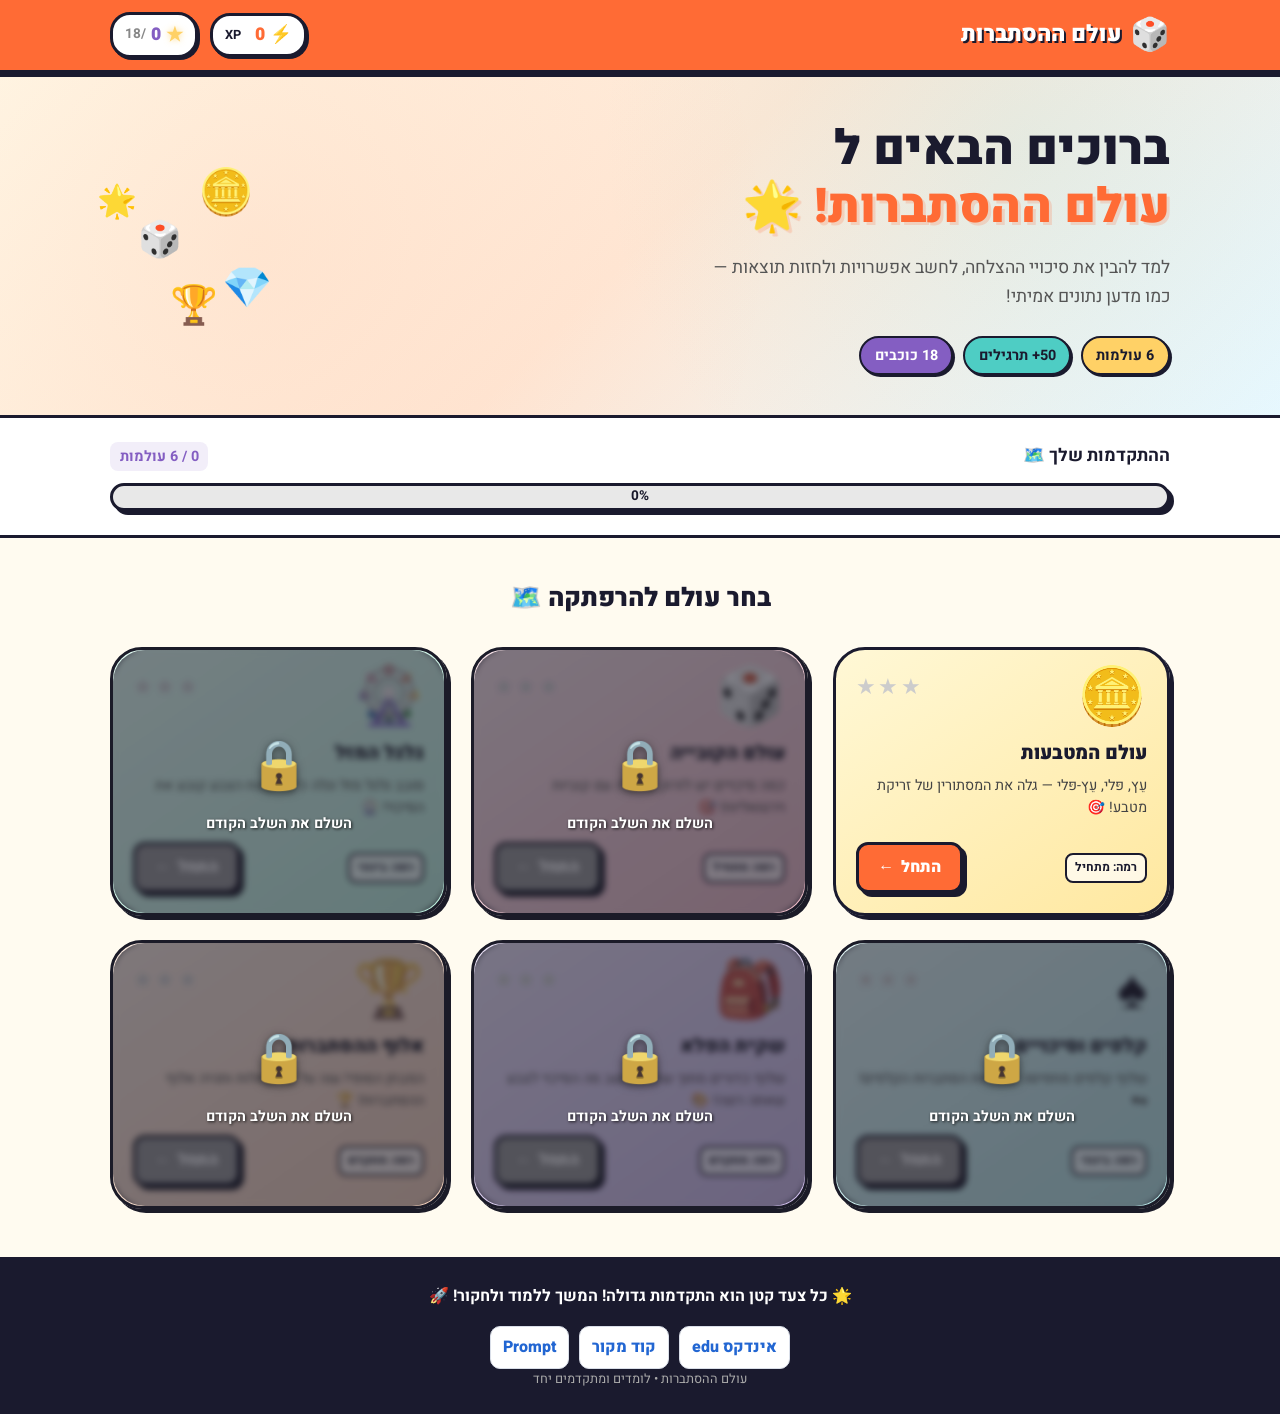
<file: index.html>
<!DOCTYPE html>
<html dir="rtl" lang="he">
<head>
  <meta charset="UTF-8" />
  <meta name="viewport" content="width=device-width, initial-scale=1.0" />
  <meta name="description" content="עולם ההסתברות - אתר לימודי אינטראקטיבי להסתברות לילדים בגילאי 10-12" />
  <title>עולם ההסתברות</title>

  <!-- SVG Favicon -->
  <link rel="icon" type="image/svg+xml" href="data:image/svg+xml,<svg xmlns='http://www.w3.org/2000/svg' viewBox='0 0 100 100'><rect width='100' height='100' rx='20' fill='%23FF6B35'/><text y='.9em' font-size='80' x='10'>🎲</text></svg>" />

  <!-- Google Fonts: Heebo -->
  <link rel="preconnect" href="https://fonts.googleapis.com" />
  <link rel="preconnect" href="https://fonts.gstatic.com" crossorigin />
  <link href="https://fonts.googleapis.com/css2?family=Heebo:wght@400;700;900&display=swap" rel="stylesheet" />

  <!-- Stylesheets -->
  <link rel="stylesheet" href="css/style.css" />
  <link rel="stylesheet" href="css/animations.css" />
</head>
<body>

  <!-- HEADER -->
  <header class="site-header">
    <div class="header-inner">
      <div class="site-logo">
        <span class="logo-icon">🎲</span>
        <span class="logo-text">עולם ההסתברות</span>
      </div>
      <div class="header-stats">
        <div class="xp-display" id="xp-display">
          <span class="xp-icon">⚡</span>
          <span class="xp-value" id="xp-value">0</span>
          <span class="xp-label">XP</span>
        </div>
        <div class="stars-total" id="stars-total">
          <span class="star filled">★</span>
          <span class="stars-count" id="stars-count">0</span>
          <span class="stars-max">/18</span>
        </div>
      </div>
    </div>
  </header>

  <!-- HERO SECTION -->
  <section class="hero">
    <div class="hero-inner">
      <div class="hero-text">
        <h1 class="hero-title">
          <span class="title-line-1">ברוכים הבאים ל</span>
          <span class="title-line-2">עולם ההסתברות! 🌟</span>
        </h1>
        <p class="hero-subtitle">
          למד להבין את סיכויי ההצלחה, לחשב אפשרויות ולחזות תוצאות —
          כמו מדען נתונים אמיתי!
        </p>
        <div class="hero-badges">
          <span class="badge badge-orange">6 עולמות</span>
          <span class="badge badge-teal">50+ תרגילים</span>
          <span class="badge badge-purple">18 כוכבים</span>
        </div>
      </div>
      <div class="hero-visual" aria-hidden="true">
        <div class="floating-emoji float-1">🪙</div>
        <div class="floating-emoji float-2">🎲</div>
        <div class="floating-emoji float-3">💎</div>
        <div class="floating-emoji float-4">🌟</div>
        <div class="floating-emoji float-5">🏆</div>
      </div>
    </div>
  </section>

  <!-- OVERALL PROGRESS -->
  <section class="overall-progress" aria-label="התקדמות כללית">
    <div class="container">
      <div class="progress-header">
        <h2 class="progress-title">ההתקדמות שלך 🗺️</h2>
        <span class="progress-fraction" id="progress-fraction">0 / 6 עולמות</span>
      </div>
      <div class="progress-bar-track" role="progressbar" aria-valuenow="0" aria-valuemin="0" aria-valuemax="6" id="progress-bar-track">
        <div class="progress-bar-fill" id="progress-bar-fill" style="width: 0%"></div>
        <div class="progress-bar-label" id="progress-bar-label">0%</div>
      </div>
    </div>
  </section>

  <!-- MODULE CARDS GRID -->
  <main class="modules-section">
    <div class="container">
      <h2 class="section-title">בחר עולם להרפתקה 🗺️</h2>
      <div class="modules-grid" id="modules-grid">

        <!-- Module 1: Coins -->
        <article class="module-card world-1" data-module="01-coins" data-unlock-order="0">
          <div class="card-lock-overlay" id="lock-01-coins" aria-hidden="true">
            <span class="lock-icon">🔒</span>
            <span class="lock-text">השלם את השלב הקודם</span>
          </div>
          <div class="card-top">
            <span class="module-emoji">🪙</span>
            <div class="module-stars" id="stars-01-coins" aria-label="0 מתוך 3 כוכבים">
              <span class="star" data-filled="false">★</span>
              <span class="star" data-filled="false">★</span>
              <span class="star" data-filled="false">★</span>
            </div>
          </div>
          <div class="card-body">
            <h3 class="module-title">עולם המטבעות</h3>
            <p class="module-desc">עֵץ, פּלי, עֵץ-פּלי — גלה את המסתורין של זריקת מטבע! 🎯</p>
          </div>
          <div class="card-footer">
            <div class="module-tag">רמה: מתחיל</div>
            <a href="modules/01-coins.html" class="btn btn-start" id="btn-01-coins">
              <span>התחל</span>
              <span class="btn-arrow">←</span>
            </a>
          </div>
        </article>

        <!-- Module 2: Dice -->
        <article class="module-card world-2" data-module="02-dice" data-unlock-order="1">
          <div class="card-lock-overlay" id="lock-02-dice" aria-hidden="true">
            <span class="lock-icon">🔒</span>
            <span class="lock-text">השלם את השלב הקודם</span>
          </div>
          <div class="card-top">
            <span class="module-emoji">🎲</span>
            <div class="module-stars" id="stars-02-dice" aria-label="0 מתוך 3 כוכבים">
              <span class="star" data-filled="false">★</span>
              <span class="star" data-filled="false">★</span>
              <span class="star" data-filled="false">★</span>
            </div>
          </div>
          <div class="card-body">
            <h3 class="module-title">עולם הקובייה</h3>
            <p class="module-desc">כמה סיכויים יש לזרוק 6? גלה עם קוביות וירטואליות! 🎯</p>
          </div>
          <div class="card-footer">
            <div class="module-tag">רמה: מתחיל</div>
            <a href="modules/02-dice.html" class="btn btn-start" id="btn-02-dice">
              <span>התחל</span>
              <span class="btn-arrow">←</span>
            </a>
          </div>
        </article>

        <!-- Module 3: Spinners -->
        <article class="module-card world-3" data-module="03-spinners" data-unlock-order="2">
          <div class="card-lock-overlay" id="lock-03-spinners" aria-hidden="true">
            <span class="lock-icon">🔒</span>
            <span class="lock-text">השלם את השלב הקודם</span>
          </div>
          <div class="card-top">
            <span class="module-emoji">🎡</span>
            <div class="module-stars" id="stars-03-spinners" aria-label="0 מתוך 3 כוכבים">
              <span class="star" data-filled="false">★</span>
              <span class="star" data-filled="false">★</span>
              <span class="star" data-filled="false">★</span>
            </div>
          </div>
          <div class="card-body">
            <h3 class="module-title">גלגל המזל</h3>
            <p class="module-desc">סובב גלגל מזל וגלה כיצד שטח הצבע קובע את הסיכוי! 🎡</p>
          </div>
          <div class="card-footer">
            <div class="module-tag">רמה: בינוני</div>
            <a href="modules/03-spinners.html" class="btn btn-start" id="btn-03-spinners">
              <span>התחל</span>
              <span class="btn-arrow">←</span>
            </a>
          </div>
        </article>

        <!-- Module 4: Cards -->
        <article class="module-card world-4" data-module="04-cards" data-unlock-order="3">
          <div class="card-lock-overlay" id="lock-04-cards" aria-hidden="true">
            <span class="lock-icon">🔒</span>
            <span class="lock-text">השלם את השלב הקודם</span>
          </div>
          <div class="card-top">
            <span class="module-emoji">♠️</span>
            <div class="module-stars" id="stars-04-cards" aria-label="0 מתוך 3 כוכבים">
              <span class="star" data-filled="false">★</span>
              <span class="star" data-filled="false">★</span>
              <span class="star" data-filled="false">★</span>
            </div>
          </div>
          <div class="card-body">
            <h3 class="module-title">קלפים וסיכויים</h3>
            <p class="module-desc">שלוף קלפים מחפיסה וגלה את הסתברות הקלפים! ♠️♥️</p>
          </div>
          <div class="card-footer">
            <div class="module-tag">רמה: בינוני</div>
            <a href="modules/04-cards.html" class="btn btn-start" id="btn-04-cards">
              <span>התחל</span>
              <span class="btn-arrow">←</span>
            </a>
          </div>
        </article>

        <!-- Module 5: Bag -->
        <article class="module-card world-5" data-module="05-bag" data-unlock-order="4">
          <div class="card-lock-overlay" id="lock-05-bag" aria-hidden="true">
            <span class="lock-icon">🔒</span>
            <span class="lock-text">השלם את השלב הקודם</span>
          </div>
          <div class="card-top">
            <span class="module-emoji">🎒</span>
            <div class="module-stars" id="stars-05-bag" aria-label="0 מתוך 3 כוכבים">
              <span class="star" data-filled="false">★</span>
              <span class="star" data-filled="false">★</span>
              <span class="star" data-filled="false">★</span>
            </div>
          </div>
          <div class="card-body">
            <h3 class="module-title">שקית הפלא</h3>
            <p class="module-desc">שלוף כדורים מתוך שקית וחשב מה הסיכוי לצבע שאתה רוצה! 🎨</p>
          </div>
          <div class="card-footer">
            <div class="module-tag">רמה: מתקדם</div>
            <a href="modules/05-bag.html" class="btn btn-start" id="btn-05-bag">
              <span>התחל</span>
              <span class="btn-arrow">←</span>
            </a>
          </div>
        </article>

        <!-- Module 6: Quiz -->
        <article class="module-card world-6" data-module="06-quiz" data-unlock-order="5">
          <div class="card-lock-overlay" id="lock-06-quiz" aria-hidden="true">
            <span class="lock-icon">🔒</span>
            <span class="lock-text">השלם את השלב הקודם</span>
          </div>
          <div class="card-top">
            <span class="module-emoji">🏆</span>
            <div class="module-stars" id="stars-06-quiz" aria-label="0 מתוך 3 כוכבים">
              <span class="star" data-filled="false">★</span>
              <span class="star" data-filled="false">★</span>
              <span class="star" data-filled="false">★</span>
            </div>
          </div>
          <div class="card-body">
            <h3 class="module-title">אלוף ההסתברות</h3>
            <p class="module-desc">המבחן הסופי! ענה על 10 שאלות ותהיה אלוף ההסתברות! 🏆</p>
          </div>
          <div class="card-footer">
            <div class="module-tag">רמה: מתקדם</div>
            <a href="modules/06-quiz.html" class="btn btn-start" id="btn-06-quiz">
              <span>התחל</span>
              <span class="btn-arrow">←</span>
            </a>
          </div>
        </article>

      </div><!-- /.modules-grid -->
    </div><!-- /.container -->
  </main>

  <!-- CELEBRATION OVERLAY -->
  <div class="celebration-overlay" id="celebration-overlay" aria-live="polite" aria-hidden="true">
    <div class="celebration-content">
      <div class="celebration-stars" id="celebration-stars"></div>
      <div class="celebration-text" id="celebration-text">כל הכבוד!</div>
      <button class="btn btn-celebrate" onclick="document.getElementById('celebration-overlay').classList.remove('active'); document.getElementById('celebration-overlay').setAttribute('aria-hidden','true');">
        המשך ←
      </button>
    </div>
    <div class="confetti-container" id="confetti-container"></div>
  </div>

  <!-- FOOTER -->
  <footer class="site-footer">
    <div class="container">
      <p class="footer-text">
        🌟 כל צעד קטן הוא התקדמות גדולה! המשך ללמוד ולחקור! 🚀
      </p>
            <nav class="open-lesson-links" aria-label="קישורי קוד פתוח">
        <a href="https://niryariv.github.io/edu/">אינדקס edu</a>
        <a href="https://github.com/niryariv/edu-probability">קוד מקור</a>
        <a href="https://github.com/niryariv/edu/blob/main/prompts/lesson-builder.md">Prompt</a>
      </nav>
      <p class="footer-sub">עולם ההסתברות • לומדים ומתקדמים יחד</p>
    </div>
  </footer>

  <!-- Scripts -->
  <script src="js/utils.js"></script>
  <script src="js/app.js"></script>
</body>
</html>
</file>
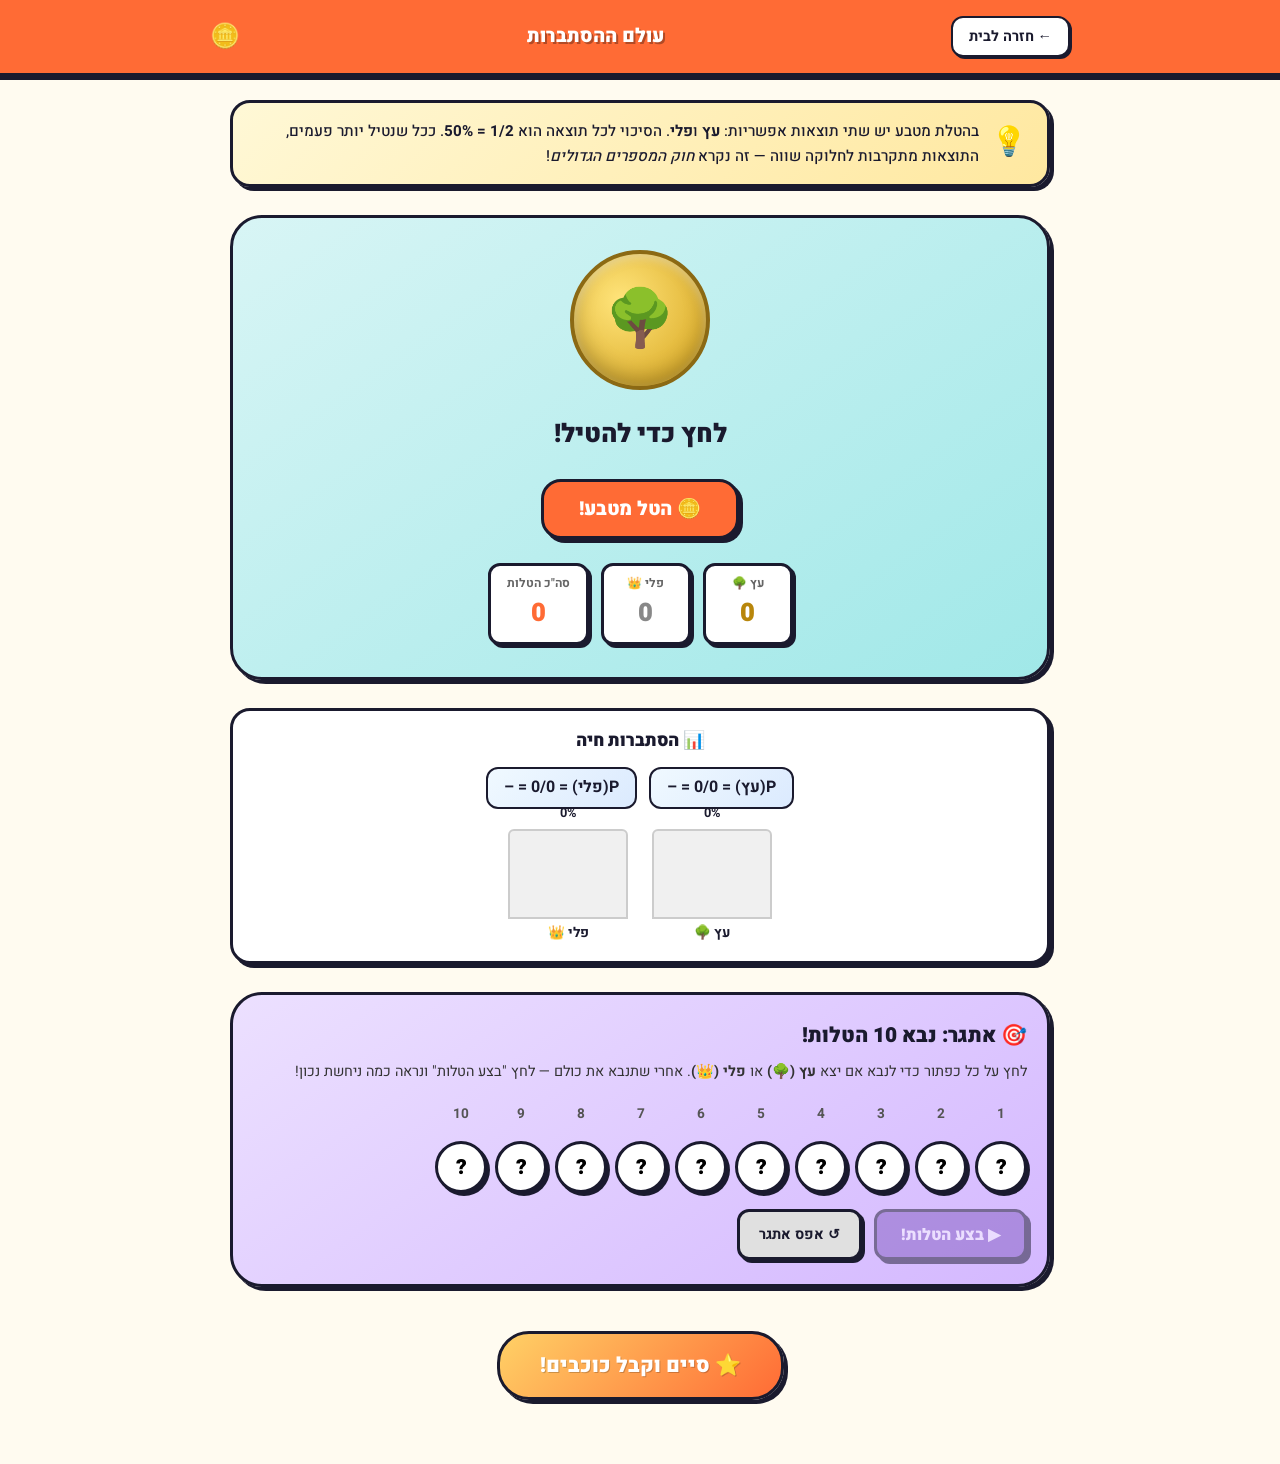
<file: modules/01-coins.html>
<!DOCTYPE html>
<html dir="rtl" lang="he">
<head>
  <meta charset="UTF-8" />
  <meta name="viewport" content="width=device-width, initial-scale=1.0" />
  <meta name="description" content="עולם המטבעות — למד הסתברות בזריקת מטבע עם אנימציות אינטראקטיביות לילדים בגילאי 10-12" />
  <title>עולם המטבע 🪙 — עולם ההסתברות</title>
  <link rel="preconnect" href="https://fonts.googleapis.com" />
  <link rel="preconnect" href="https://fonts.gstatic.com" crossorigin />
  <link href="https://fonts.googleapis.com/css2?family=Heebo:wght@400;700;900&display=swap" rel="stylesheet" />
  <link rel="stylesheet" href="../css/style.css" />
  <link rel="stylesheet" href="../css/animations.css" />
  <style>
    /* ── MODULE 1 LOCAL STYLES ── */
    .module-main {
      max-width: 860px;
      margin: 0 auto;
      padding: 1.5rem 1.25rem 3rem;
    }

    .teaching-box {
      background: linear-gradient(135deg, #fff8d6, #ffe8a0);
      border: 3px solid var(--color-dark);
      border-radius: var(--radius-lg);
      box-shadow: var(--shadow-fun);
      padding: 1rem 1.25rem;
      margin-bottom: 1.75rem;
      display: flex;
      gap: 0.75rem;
      align-items: flex-start;
    }
    .teaching-icon { font-size: 1.8rem; flex-shrink: 0; }
    .teaching-text { font-size: 0.95rem; line-height: 1.6; font-weight: 500; }

    /* Coin stage */
    .coin-stage {
      display: flex;
      flex-direction: column;
      align-items: center;
      gap: 1.5rem;
      background: linear-gradient(145deg, #d8f5f5, #a0e8e8);
      border: 3px solid var(--color-dark);
      border-radius: var(--radius-xl);
      box-shadow: var(--shadow-fun);
      padding: 2rem 1rem;
      margin-bottom: 1.75rem;
    }

    /* 3D coin */
    .coin-wrapper {
      perspective: 600px;
      width: 140px;
      height: 140px;
    }
    .coin {
      width: 140px;
      height: 140px;
      position: relative;
      transform-style: preserve-3d;
      transition: transform 0.05s linear;
    }
    .coin.flipping {
      animation: coinFlipFull 1.2s cubic-bezier(0.25, 0.46, 0.45, 0.94) forwards;
    }
    @keyframes coinFlipFull {
      0%   { transform: rotateY(0deg) translateY(0); }
      20%  { transform: rotateY(180deg) translateY(-50px); }
      40%  { transform: rotateY(360deg) translateY(-80px); }
      60%  { transform: rotateY(540deg) translateY(-50px); }
      80%  { transform: rotateY(680deg) translateY(-15px); }
      90%  { transform: rotateY(700deg) translateY(-5px); }
      100% { transform: rotateY(720deg) translateY(0); }
    }
    .coin-face {
      position: absolute;
      inset: 0;
      border-radius: 50%;
      border: 4px solid #8B6914;
      display: flex;
      align-items: center;
      justify-content: center;
      font-size: 3.5rem;
      font-weight: 900;
      backface-visibility: hidden;
      -webkit-backface-visibility: hidden;
      box-shadow: inset 0 -8px 20px rgba(0,0,0,0.25), inset 0 4px 10px rgba(255,255,255,0.4);
      user-select: none;
    }
    .coin-heads {
      background: radial-gradient(circle at 35% 35%, #FFE47A, #D4A017);
      transform: rotateY(0deg);
    }
    .coin-tails {
      background: radial-gradient(circle at 35% 35%, #E8E8E8, #A0A0A0);
      transform: rotateY(180deg);
    }

    /* Result text */
    .coin-result {
      font-size: 1.6rem;
      font-weight: 900;
      min-height: 2.2rem;
      text-align: center;
      transition: opacity 0.2s;
    }
    .coin-result.heads { color: #B8860B; }
    .coin-result.tails { color: #555; }

    /* Flip button */
    .btn-flip {
      background: var(--color-primary);
      color: white;
      font-size: 1.2rem;
      font-weight: 900;
      padding: 0.8rem 2.2rem;
      border-radius: var(--radius-lg);
      border: 3px solid var(--color-dark);
      box-shadow: var(--shadow-fun);
      cursor: pointer;
      transition: transform 0.15s, box-shadow 0.15s;
      font-family: var(--font-main);
    }
    .btn-flip:hover { transform: translateY(-3px); box-shadow: var(--shadow-fun-hover); }
    .btn-flip:active { transform: translateY(2px); box-shadow: 1px 1px 0 var(--color-dark); }
    .btn-flip:disabled { opacity: 0.6; cursor: not-allowed; transform: none; }

    /* Counters */
    .counters-row {
      display: flex;
      gap: 0.75rem;
      flex-wrap: wrap;
      justify-content: center;
    }
    .counter-chip {
      background: white;
      border: 3px solid var(--color-dark);
      border-radius: var(--radius-md);
      box-shadow: 3px 3px 0 var(--color-dark);
      padding: 0.5rem 1rem;
      text-align: center;
      min-width: 90px;
    }
    .counter-label { font-size: 0.75rem; font-weight: 700; color: #666; }
    .counter-value { font-size: 1.6rem; font-weight: 900; color: var(--color-dark); }
    .counter-chip.heads-chip .counter-value { color: #B8860B; }
    .counter-chip.tails-chip .counter-value { color: #888; }
    .counter-chip.total-chip .counter-value { color: var(--color-primary); }

    /* Probability display */
    .prob-display {
      background: white;
      border: 3px solid var(--color-dark);
      border-radius: var(--radius-lg);
      box-shadow: var(--shadow-fun);
      padding: 1rem 1.25rem;
      margin-bottom: 1.75rem;
    }
    .prob-title {
      font-size: 1.1rem;
      font-weight: 900;
      margin-bottom: 0.75rem;
      text-align: center;
    }
    .prob-row {
      display: flex;
      gap: 0.75rem;
      justify-content: center;
      flex-wrap: wrap;
      margin-bottom: 1rem;
    }
    .prob-chip {
      background: linear-gradient(135deg, #f0f9ff, #dbeafe);
      border: 2px solid var(--color-dark);
      border-radius: var(--radius-md);
      padding: 0.4rem 1rem;
      font-weight: 700;
      font-size: 1rem;
    }

    /* Bar chart */
    .bar-chart {
      display: flex;
      gap: 1.5rem;
      align-items: flex-end;
      justify-content: center;
      height: 120px;
      padding: 0 1rem;
    }
    .bar-col {
      display: flex;
      flex-direction: column;
      align-items: center;
      gap: 0.3rem;
      flex: 1;
      max-width: 120px;
    }
    .bar-pct { font-size: 0.8rem; font-weight: 700; }
    .bar-track {
      width: 100%;
      height: 90px;
      background: #f0f0f0;
      border: 2px solid #ccc;
      border-radius: 6px 6px 0 0;
      position: relative;
      overflow: hidden;
      display: flex;
      align-items: flex-end;
    }
    .bar-fill {
      width: 100%;
      transition: height 0.5s cubic-bezier(0.34, 1.56, 0.64, 1);
      border-radius: 4px 4px 0 0;
    }
    .bar-fill.heads-fill { background: linear-gradient(to top, #D4A017, #FFE47A); }
    .bar-fill.tails-fill { background: linear-gradient(to top, #777, #ccc); }
    .bar-label { font-size: 0.85rem; font-weight: 700; }

    /* ── CHALLENGE SECTION ── */
    .challenge-section {
      background: linear-gradient(145deg, #ece0ff, #d4b8ff);
      border: 3px solid var(--color-dark);
      border-radius: var(--radius-xl);
      box-shadow: var(--shadow-fun);
      padding: 1.5rem 1.25rem;
      margin-bottom: 1.75rem;
    }
    .challenge-title {
      font-size: 1.3rem;
      font-weight: 900;
      margin-bottom: 0.5rem;
      display: flex;
      align-items: center;
      gap: 0.5rem;
    }
    .challenge-desc {
      font-size: 0.9rem;
      margin-bottom: 1.25rem;
      color: #333;
    }

    /* Prediction grid */
    .prediction-grid {
      display: flex;
      gap: 0.5rem;
      flex-wrap: wrap;
      margin-bottom: 1rem;
    }
    .flip-btn-small {
      width: 52px;
      height: 52px;
      border-radius: 50%;
      border: 3px solid var(--color-dark);
      font-size: 1.3rem;
      font-weight: 900;
      cursor: pointer;
      box-shadow: 3px 3px 0 var(--color-dark);
      transition: transform 0.12s, box-shadow 0.12s;
      display: flex;
      align-items: center;
      justify-content: center;
      background: white;
      font-family: var(--font-main);
    }
    .flip-btn-small:hover { transform: scale(1.1); }
    .flip-btn-small.selected-heads { background: linear-gradient(135deg, #FFE47A, #D4A017); }
    .flip-btn-small.selected-tails { background: linear-gradient(135deg, #ddd, #aaa); color: white; }
    .flip-btn-small.result-correct { border-color: #06D6A0; box-shadow: 3px 3px 0 #06D6A0; }
    .flip-btn-small.result-wrong   { border-color: #EF476F; box-shadow: 3px 3px 0 #EF476F; }

    .prediction-labels {
      display: flex;
      gap: 0.5rem;
      margin-bottom: 1rem;
      font-size: 0.85rem;
      font-weight: 700;
    }
    .pred-label { width: 52px; text-align: center; color: #555; }

    .challenge-btns {
      display: flex;
      gap: 0.75rem;
      flex-wrap: wrap;
    }
    .btn-challenge {
      background: var(--color-accent-2);
      color: white;
      font-size: 1rem;
      font-weight: 900;
      padding: 0.65rem 1.5rem;
      border-radius: var(--radius-md);
      border: 3px solid var(--color-dark);
      box-shadow: var(--shadow-fun);
      cursor: pointer;
      transition: transform 0.15s, box-shadow 0.15s;
      font-family: var(--font-main);
    }
    .btn-challenge:hover { transform: translateY(-2px); box-shadow: var(--shadow-fun-hover); }
    .btn-challenge:active { transform: translateY(1px); box-shadow: 1px 1px 0 var(--color-dark); }
    .btn-challenge:disabled { opacity: 0.5; cursor: not-allowed; }

    .btn-reset {
      background: #e0e0e0;
      color: var(--color-dark);
      font-size: 0.9rem;
      font-weight: 700;
      padding: 0.6rem 1.2rem;
      border-radius: var(--radius-md);
      border: 3px solid var(--color-dark);
      box-shadow: 3px 3px 0 var(--color-dark);
      cursor: pointer;
      transition: transform 0.15s, box-shadow 0.15s;
      font-family: var(--font-main);
    }
    .btn-reset:hover { transform: translateY(-2px); box-shadow: var(--shadow-fun-hover); }

    .challenge-result {
      margin-top: 1rem;
      font-size: 1.1rem;
      font-weight: 700;
      min-height: 1.6rem;
      text-align: center;
      display: none;
    }
    .challenge-result.show { display: block; }
    .challenge-result.good { color: #06D6A0; }
    .challenge-result.ok   { color: #FF6B35; }
    .challenge-result.bad  { color: #EF476F; }

    /* Teaching popup */
    .popup-overlay {
      display: none;
      position: fixed;
      inset: 0;
      background: rgba(26,26,46,0.7);
      z-index: 500;
      align-items: center;
      justify-content: center;
    }
    .popup-overlay.active { display: flex; }
    .popup-box {
      background: white;
      border: 3px solid var(--color-dark);
      border-radius: var(--radius-xl);
      box-shadow: 8px 8px 0 var(--color-dark);
      padding: 2rem 2.5rem;
      max-width: 380px;
      width: 90%;
      text-align: center;
      animation: bounceIn 0.4s cubic-bezier(0.34,1.56,0.64,1) both;
    }
    .popup-emoji { font-size: 3rem; margin-bottom: 0.5rem; }
    .popup-title { font-size: 1.4rem; font-weight: 900; margin-bottom: 0.75rem; }
    .popup-text  { font-size: 1rem; line-height: 1.6; margin-bottom: 1.25rem; }
    .btn-popup-close {
      background: var(--color-primary);
      color: white;
      font-size: 1rem;
      font-weight: 900;
      padding: 0.6rem 1.8rem;
      border-radius: var(--radius-md);
      border: 3px solid var(--color-dark);
      box-shadow: var(--shadow-fun);
      cursor: pointer;
      font-family: var(--font-main);
    }

    /* Finish section */
    .finish-section {
      text-align: center;
      padding: 1rem 0;
    }
    .btn-finish {
      background: linear-gradient(135deg, #FFD166, #FF6B35);
      color: white;
      font-size: 1.3rem;
      font-weight: 900;
      padding: 1rem 2.5rem;
      border-radius: var(--radius-xl);
      border: 3px solid var(--color-dark);
      box-shadow: var(--shadow-fun);
      cursor: pointer;
      transition: transform 0.15s, box-shadow 0.15s;
      font-family: var(--font-main);
      text-shadow: 1px 1px 0 rgba(0,0,0,0.2);
    }
    .btn-finish:hover { transform: translateY(-3px) scale(1.03); box-shadow: var(--shadow-fun-hover); }
    .btn-finish:active { transform: translateY(2px); box-shadow: 1px 1px 0 var(--color-dark); }

    .confetti-wrap {
      position: fixed;
      inset: 0;
      pointer-events: none;
      z-index: 900;
      overflow: hidden;
    }
  </style>
</head>
<body>

<!-- Navigation header -->
<header class="module-header">
  <div class="module-header-inner">
    <a href="../index.html" class="back-btn">← חזרה לבית</a>
    <span style="font-size:1.2rem;font-weight:900;color:white;text-shadow:2px 2px 0 rgba(0,0,0,0.3);">עולם ההסתברות</span>
    <span style="font-size:1.5rem;">🪙</span>
  </div>
</header>

<main class="module-main">

  <!-- Teaching box -->
  <div class="teaching-box">
    <span class="teaching-icon">💡</span>
    <p class="teaching-text">
      בהטלת מטבע יש שתי תוצאות אפשריות: <strong>עץ</strong> ו<strong>פלי</strong>. הסיכוי לכל תוצאה הוא <strong>1/2 = 50%</strong>.
      ככל שנטיל יותר פעמים, התוצאות מתקרבות לחלוקה שווה — זה נקרא <em>חוק המספרים הגדולים</em>!
    </p>
  </div>

  <!-- Coin stage -->
  <div class="coin-stage">
    <div class="coin-wrapper" aria-label="מטבע">
      <div class="coin" id="coin">
        <div class="coin-face coin-heads" id="coinHeads">🌳</div>
        <div class="coin-face coin-tails" id="coinTails">👑</div>
      </div>
    </div>

    <div class="coin-result" id="coinResult">לחץ כדי להטיל!</div>

    <button class="btn-flip" id="btnFlip" onclick="flipCoin()">🪙 הטל מטבע!</button>

    <div class="counters-row">
      <div class="counter-chip heads-chip">
        <div class="counter-label">עץ 🌳</div>
        <div class="counter-value" id="cntHeads">0</div>
      </div>
      <div class="counter-chip tails-chip">
        <div class="counter-label">פלי 👑</div>
        <div class="counter-value" id="cntTails">0</div>
      </div>
      <div class="counter-chip total-chip">
        <div class="counter-label">סה"כ הטלות</div>
        <div class="counter-value" id="cntTotal">0</div>
      </div>
    </div>
  </div>

  <!-- Live probability display -->
  <div class="prob-display">
    <div class="prob-title">📊 הסתברות חיה</div>
    <div class="prob-row">
      <div class="prob-chip" id="probHeadsChip">P(עץ) = 0/0 = –</div>
      <div class="prob-chip" id="probTailsChip">P(פלי) = 0/0 = –</div>
    </div>

    <!-- Bar chart -->
    <div class="bar-chart">
      <div class="bar-col">
        <div class="bar-pct" id="pctHeads">0%</div>
        <div class="bar-track">
          <div class="bar-fill heads-fill" id="barHeads" style="height:0%"></div>
        </div>
        <div class="bar-label">עץ 🌳</div>
      </div>
      <div class="bar-col">
        <div class="bar-pct" id="pctTails">0%</div>
        <div class="bar-track">
          <div class="bar-fill tails-fill" id="barTails" style="height:0%"></div>
        </div>
        <div class="bar-label">פלי 👑</div>
      </div>
    </div>
  </div>

  <!-- Challenge section -->
  <div class="challenge-section">
    <div class="challenge-title">🎯 אתגר: נבא 10 הטלות!</div>
    <div class="challenge-desc">
      לחץ על כל כפתור כדי לנבא אם יצא <strong>עץ (🌳)</strong> או <strong>פלי (👑)</strong>. אחרי שתנבא את כולם — לחץ "בצע הטלות" ונראה כמה ניחשת נכון!
    </div>

    <div class="prediction-labels" id="predLabels">
      <!-- labels filled by JS -->
    </div>
    <div class="prediction-grid" id="predGrid">
      <!-- buttons filled by JS -->
    </div>

    <div class="challenge-btns">
      <button class="btn-challenge" id="btnRunChallenge" onclick="runChallenge()" disabled>▶ בצע הטלות!</button>
      <button class="btn-reset" onclick="resetChallenge()">↺ אפס אתגר</button>
    </div>

    <div class="challenge-result" id="challengeResult"></div>
  </div>

  <!-- Finish -->
  <div class="finish-section">
    <button class="btn-finish" onclick="finishModule()">⭐ סיים וקבל כוכבים!</button>
  </div>

</main>

<!-- Teaching popup -->
<div class="popup-overlay" id="teachingPopup">
  <div class="popup-box">
    <div class="popup-emoji">🪙</div>
    <div class="popup-title" id="popupTitle">כל הכבוד!</div>
    <p class="popup-text" id="popupText">כאשר הסיכוי שווה, כל תוצאה מתרחשת בערך מחצית הזמן!</p>
    <button class="btn-popup-close" onclick="closePopup()">הבנתי! 👍</button>
  </div>
</div>

<!-- Confetti container -->
<div class="confetti-wrap" id="confettiWrap"></div>

<script src="../js/utils.js"></script>
<script src="../js/app.js"></script>
<script>
  /* ── STATE ── */
  let heads = 0, tails = 0, total = 0;
  let isFlipping = false;
  let predictions = Array(10).fill(null);
  let challengeDone = false;
  let earnedStars = 0;

  /* ── COIN FLIP ── */
  function flipCoin() {
    if (isFlipping) return;
    isFlipping = true;

    const btn = document.getElementById('btnFlip');
    btn.disabled = true;
    ProbabilityUtils.playSound('flip');

    const coin = document.getElementById('coin');
    const resultEl = document.getElementById('coinResult');

    // Determine result
    const result = Math.random() < 0.5 ? 'heads' : 'tails';

    // Start animation
    coin.classList.remove('flipping');
    void coin.offsetWidth; // reflow
    coin.classList.add('flipping');

    setTimeout(() => {
      // Show result
      if (result === 'heads') {
        heads++;
        resultEl.textContent = '🌳 יצא עץ!';
        resultEl.className = 'coin-result heads anim-bounce-in';
        // Keep heads face visible
        coin.style.transform = 'rotateY(720deg)';
      } else {
        tails++;
        resultEl.textContent = '👑 יצא פלי!';
        resultEl.className = 'coin-result tails anim-bounce-in';
        // Keep tails face visible
        coin.style.transform = 'rotateY(900deg)';
      }
      total++;

      coin.classList.remove('flipping');
      updateCounters();
      updateProbability();
      updateBars();

      isFlipping = false;
      btn.disabled = false;
    }, 1200);
  }

  function updateCounters() {
    document.getElementById('cntHeads').textContent = heads;
    document.getElementById('cntTails').textContent = tails;
    document.getElementById('cntTotal').textContent = total;
  }

  function updateProbability() {
    const hPct = total > 0 ? Math.round((heads / total) * 100) : 0;
    const tPct = total > 0 ? Math.round((tails / total) * 100) : 0;
    const hFrac = total > 0 ? ProbabilityUtils.formatFraction(heads, total) : '0/0';
    const tFrac = total > 0 ? ProbabilityUtils.formatFraction(tails, total) : '0/0';

    document.getElementById('probHeadsChip').textContent =
      `P(עץ) = ${hFrac} = ${hPct}%`;
    document.getElementById('probTailsChip').textContent =
      `P(פלי) = ${tFrac} = ${tPct}%`;
  }

  function updateBars() {
    const hPct = total > 0 ? (heads / total) * 100 : 0;
    const tPct = total > 0 ? (tails / total) * 100 : 0;

    document.getElementById('barHeads').style.height = hPct + '%';
    document.getElementById('barTails').style.height = tPct + '%';
    document.getElementById('pctHeads').textContent = Math.round(hPct) + '%';
    document.getElementById('pctTails').textContent = Math.round(tPct) + '%';
  }

  /* ── CHALLENGE ── */
  function initChallenge() {
    predictions = Array(10).fill(null);
    challengeDone = false;

    const grid = document.getElementById('predGrid');
    const labels = document.getElementById('predLabels');
    grid.innerHTML = '';
    labels.innerHTML = '';

    for (let i = 0; i < 10; i++) {
      const lbl = document.createElement('div');
      lbl.className = 'pred-label';
      lbl.textContent = `${i + 1}`;
      labels.appendChild(lbl);

      const btn = document.createElement('button');
      btn.className = 'flip-btn-small';
      btn.id = `pred-${i}`;
      btn.textContent = '?';
      btn.dataset.index = i;
      btn.onclick = () => togglePrediction(i);
      grid.appendChild(btn);
    }

    document.getElementById('challengeResult').className = 'challenge-result';
    document.getElementById('challengeResult').textContent = '';
    document.getElementById('btnRunChallenge').disabled = true;
  }

  function togglePrediction(index) {
    if (challengeDone) return;
    const btn = document.getElementById(`pred-${index}`);
    const current = predictions[index];

    if (current === null) {
      predictions[index] = 'heads';
      btn.textContent = '🌳';
      btn.classList.add('selected-heads');
      btn.classList.remove('selected-tails');
    } else if (current === 'heads') {
      predictions[index] = 'tails';
      btn.textContent = '👑';
      btn.classList.add('selected-tails');
      btn.classList.remove('selected-heads');
    } else {
      predictions[index] = null;
      btn.textContent = '?';
      btn.classList.remove('selected-heads', 'selected-tails');
    }

    // Enable run if all predictions made
    const allSet = predictions.every(p => p !== null);
    document.getElementById('btnRunChallenge').disabled = !allSet;
    ProbabilityUtils.playSound('tick');
  }

  function runChallenge() {
    if (challengeDone) return;
    challengeDone = true;
    document.getElementById('btnRunChallenge').disabled = true;

    const results = [];
    let correct = 0;

    for (let i = 0; i < 10; i++) {
      const actual = Math.random() < 0.5 ? 'heads' : 'tails';
      results.push(actual);
      if (actual === predictions[i]) correct++;
    }

    // Animate results one by one
    let idx = 0;
    const interval = setInterval(() => {
      const btn = document.getElementById(`pred-${idx}`);
      const actual = results[idx];
      const isCorrect = (actual === predictions[idx]);

      btn.textContent = actual === 'heads' ? '🌳' : '👑';
      btn.classList.remove('selected-heads', 'selected-tails');
      btn.classList.add(isCorrect ? 'result-correct' : 'result-wrong');

      ProbabilityUtils.playSound(isCorrect ? 'correct' : 'wrong');
      idx++;

      if (idx >= 10) {
        clearInterval(interval);
        showChallengeResult(correct);
      }
    }, 300);
  }

  function showChallengeResult(correct) {
    const resEl = document.getElementById('challengeResult');
    resEl.classList.add('show');

    let stars, msg, cls;
    if (correct >= 8) {
      stars = 3; msg = `🌟🌟🌟 מדהים! ניחשת ${correct}/10 נכון! אלוף!`; cls = 'good';
    } else if (correct >= 6) {
      stars = 2; msg = `⭐⭐ כל הכבוד! ניחשת ${correct}/10 נכון!`; cls = 'ok';
    } else {
      stars = 1; msg = `⭐ ניחשת ${correct}/10 נכון. נסה שוב!`; cls = 'bad';
    }

    resEl.className = `challenge-result show ${cls}`;
    resEl.textContent = msg;
    earnedStars = stars;

    if (stars === 3) {
      ProbabilityUtils.playSound('complete');
      ProbabilityUtils.launchConfetti(document.getElementById('confettiWrap'), 60);
    } else {
      ProbabilityUtils.playSound('correct');
    }

    // Show teaching popup after challenge
    setTimeout(() => {
      showPopup(
        'מה למדנו? 🪙',
        `ניחשת ${correct} מתוך 10! כאשר הסיכוי שווה (1/2), כל תוצאה מתרחשת בערך מחצית הזמן — אבל לא בהכרח בדיוק! ככל שמטילים יותר, ממוצע התוצאות מתקרב ל-50%.`
      );
    }, 800);
  }

  function resetChallenge() {
    challengeDone = false;
    initChallenge();
  }

  /* ── POPUP ── */
  function showPopup(title, text) {
    document.getElementById('popupTitle').textContent = title;
    document.getElementById('popupText').textContent = text;
    document.getElementById('teachingPopup').classList.add('active');
  }

  function closePopup() {
    document.getElementById('teachingPopup').classList.remove('active');
  }

  /* ── FINISH MODULE ── */
  function finishModule() {
    const stars = earnedStars || (total > 0 ? 1 : 0);
    const xp = stars * 30 + total * 2;

    // Save via ProbabilityApp (writes to the correct localStorage key)
    if (window.ProbabilityApp?.completeModule) {
      window.ProbabilityApp.completeModule('01-coins', stars);
    }

    // Show celebration
    const msgs = ['⭐', '⭐⭐', '⭐⭐⭐'];
    const starsDisplay = msgs[Math.min(stars - 1, 2)] || '⭐';
    ProbabilityUtils.showToast(`${starsDisplay} קיבלת ${stars} כוכבים! +${xp} XP`, 'success', 3500);
    ProbabilityUtils.playSound('complete');
    ProbabilityUtils.launchConfetti(document.getElementById('confettiWrap'), 80);

    setTimeout(() => { window.location.href = '../index.html'; }, 3500);
  }

  /* ── INIT ── */
  initChallenge();
</script>
</body>
</html>
</file>
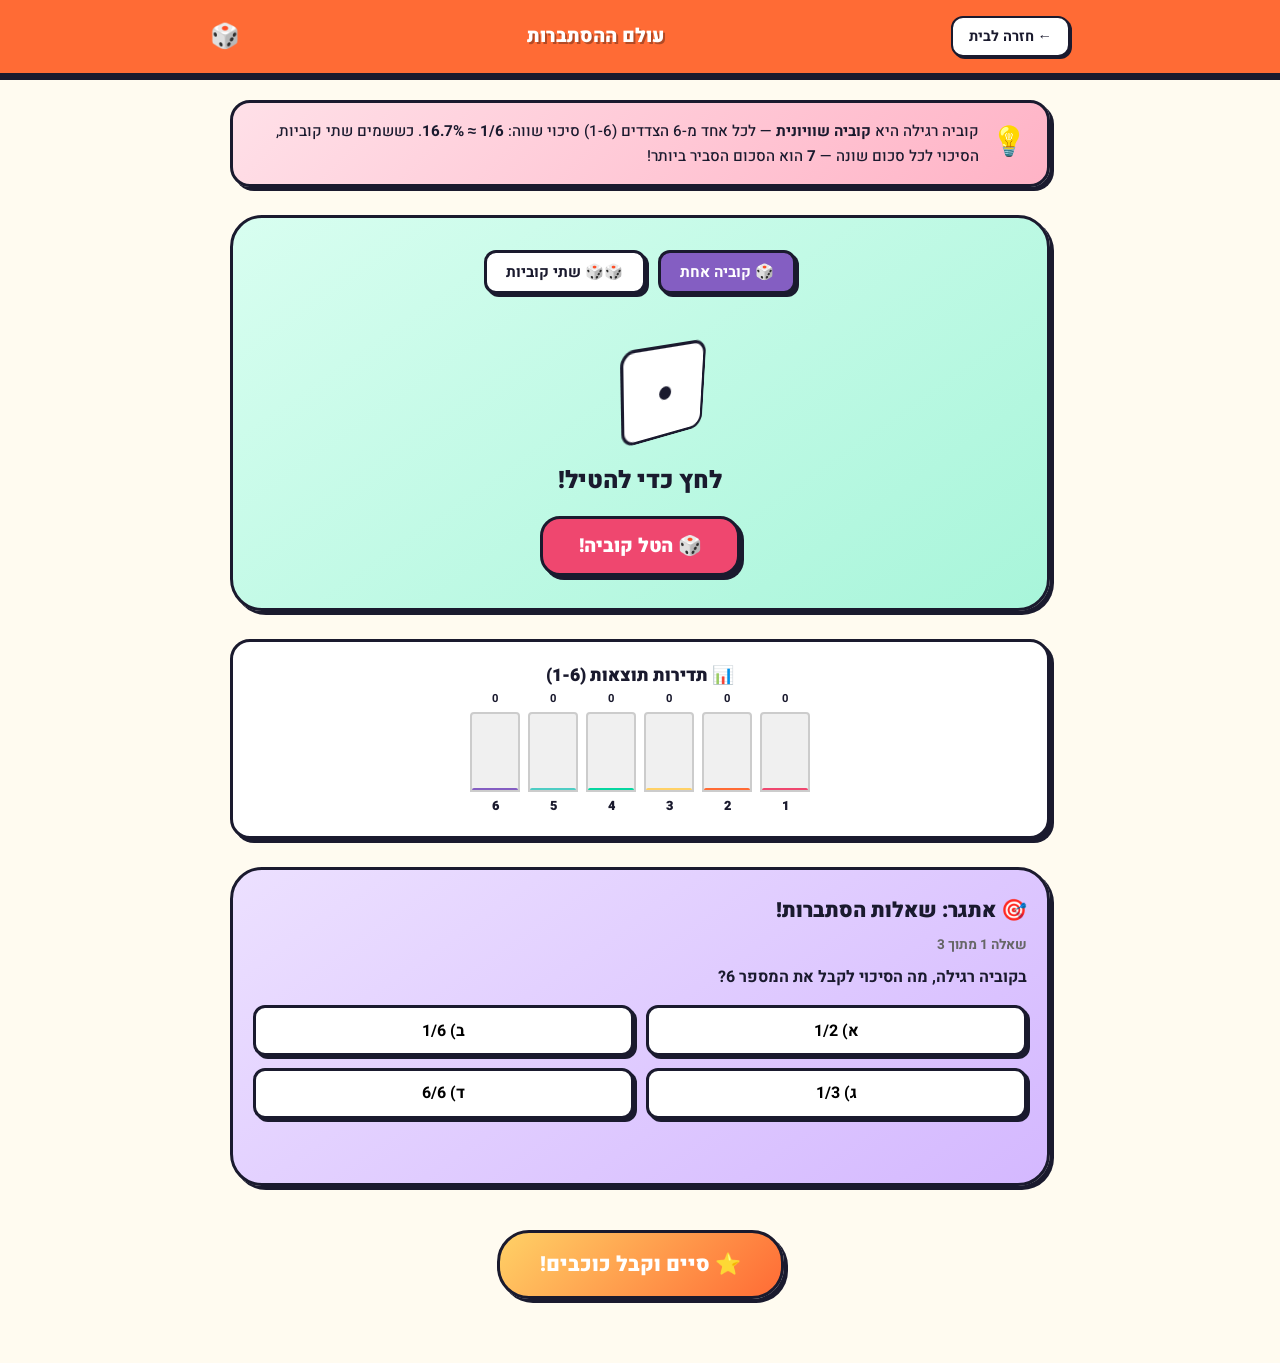
<file: modules/02-dice.html>
<!DOCTYPE html>
<html dir="rtl" lang="he">
<head>
  <meta charset="UTF-8" />
  <meta name="viewport" content="width=device-width, initial-scale=1.0" />
  <meta name="description" content="ארמון הקוביות — למד הסתברות עם קוביות וירטואליות לילדים בגילאי 10-12" />
  <title>ארמון הקוביות 🎲 — עולם ההסתברות</title>
  <link rel="preconnect" href="https://fonts.googleapis.com" />
  <link rel="preconnect" href="https://fonts.gstatic.com" crossorigin />
  <link href="https://fonts.googleapis.com/css2?family=Heebo:wght@400;700;900&display=swap" rel="stylesheet" />
  <link rel="stylesheet" href="../css/style.css" />
  <link rel="stylesheet" href="../css/animations.css" />
  <style>
    .module-main { max-width: 860px; margin: 0 auto; padding: 1.5rem 1.25rem 3rem; }

    .teaching-box {
      background: linear-gradient(135deg, #ffe0e8, #ffb3c6);
      border: 3px solid var(--color-dark);
      border-radius: var(--radius-lg);
      box-shadow: var(--shadow-fun);
      padding: 1rem 1.25rem;
      margin-bottom: 1.75rem;
      display: flex;
      gap: 0.75rem;
      align-items: flex-start;
    }
    .teaching-icon { font-size: 1.8rem; flex-shrink: 0; }
    .teaching-text { font-size: 0.95rem; line-height: 1.6; font-weight: 500; }

    /* ── DICE STAGE ── */
    .dice-stage {
      background: linear-gradient(145deg, #d8fef0, #a8f5da);
      border: 3px solid var(--color-dark);
      border-radius: var(--radius-xl);
      box-shadow: var(--shadow-fun);
      padding: 2rem 1rem;
      margin-bottom: 1.75rem;
      text-align: center;
    }

    .mode-toggle {
      display: flex;
      justify-content: center;
      gap: 0.75rem;
      margin-bottom: 1.5rem;
    }
    .btn-mode {
      background: white;
      color: var(--color-dark);
      font-size: 0.95rem;
      font-weight: 700;
      padding: 0.5rem 1.2rem;
      border-radius: var(--radius-md);
      border: 3px solid var(--color-dark);
      box-shadow: 3px 3px 0 var(--color-dark);
      cursor: pointer;
      transition: transform 0.12s, box-shadow 0.12s, background 0.12s;
      font-family: var(--font-main);
    }
    .btn-mode.active { background: var(--color-accent-2); color: white; }
    .btn-mode:hover { transform: translateY(-2px); }

    /* CSS 3D Dice */
    .dice-area {
      display: flex;
      justify-content: center;
      gap: 2rem;
      margin-bottom: 1.5rem;
      min-height: 120px;
      align-items: center;
    }

    .die-container {
      perspective: 400px;
      width: 90px;
      height: 90px;
    }
    .die {
      width: 90px;
      height: 90px;
      position: relative;
      transform-style: preserve-3d;
      transform: rotateX(-20deg) rotateY(30deg);
      transition: transform 0.1s;
    }
    .die.rolling {
      animation: diceRoll3D 0.9s cubic-bezier(0.25, 0.46, 0.45, 0.94) forwards;
    }
    @keyframes diceRoll3D {
      0%   { transform: rotateX(0deg) rotateY(0deg) rotateZ(0deg); }
      20%  { transform: rotateX(180deg) rotateY(120deg) rotateZ(60deg) scale(1.2); }
      40%  { transform: rotateX(360deg) rotateY(240deg) rotateZ(120deg) scale(0.9); }
      60%  { transform: rotateX(480deg) rotateY(320deg) rotateZ(180deg) scale(1.1); }
      80%  { transform: rotateX(560deg) rotateY(380deg) rotateZ(200deg) scale(0.95); }
      100% { transform: rotateX(var(--end-rx, 0deg)) rotateY(var(--end-ry, 0deg)) rotateZ(0deg) scale(1); }
    }

    .die-face {
      position: absolute;
      width: 90px;
      height: 90px;
      background: white;
      border: 3px solid #1A1A2E;
      border-radius: 14px;
      display: grid;
      align-items: center;
      justify-items: center;
      backface-visibility: hidden;
    }
    /* face positions */
    .die-face.f1 { transform: translateZ(45px); }
    .die-face.f6 { transform: rotateY(180deg) translateZ(45px); }
    .die-face.f2 { transform: rotateY(90deg) translateZ(45px); }
    .die-face.f5 { transform: rotateY(-90deg) translateZ(45px); }
    .die-face.f3 { transform: rotateX(90deg) translateZ(45px); }
    .die-face.f4 { transform: rotateX(-90deg) translateZ(45px); }

    /* Dots layout */
    .dots {
      display: grid;
      width: 64px;
      height: 64px;
      padding: 4px;
      gap: 3px;
    }
    .dot {
      width: 13px;
      height: 13px;
      background: #1A1A2E;
      border-radius: 50%;
      justify-self: center;
      align-self: center;
    }
    /* 1-dot */
    .dots-1 { grid-template: 1fr / 1fr; }
    /* 2-dots */
    .dots-2 { grid-template: 1fr 1fr / 1fr; }
    /* 3-dots */
    .dots-3 { grid-template: 1fr 1fr 1fr / 1fr; }
    /* 4-dots */
    .dots-4 { grid-template: 1fr 1fr / 1fr 1fr; }
    /* 5-dots */
    .dots-5 { grid-template: 1fr 1fr 1fr / 1fr 1fr; }
    .dots-5 .dot:nth-child(3) { grid-column: 1 / 3; }
    /* 6-dots */
    .dots-6 { grid-template: 1fr 1fr 1fr / 1fr 1fr; }

    /* Result display */
    .dice-result-text {
      font-size: 1.5rem;
      font-weight: 900;
      margin-bottom: 1rem;
      min-height: 2rem;
    }
    .sum-badge {
      display: inline-block;
      background: var(--color-accent-1);
      border: 3px solid var(--color-dark);
      border-radius: var(--radius-md);
      padding: 0.25rem 1rem;
      font-size: 1.6rem;
      font-weight: 900;
      box-shadow: 3px 3px 0 var(--color-dark);
    }

    .btn-roll {
      background: var(--color-accent-4);
      color: white;
      font-size: 1.2rem;
      font-weight: 900;
      padding: 0.8rem 2.2rem;
      border-radius: var(--radius-lg);
      border: 3px solid var(--color-dark);
      box-shadow: var(--shadow-fun);
      cursor: pointer;
      transition: transform 0.15s, box-shadow 0.15s;
      font-family: var(--font-main);
    }
    .btn-roll:hover { transform: translateY(-3px); box-shadow: var(--shadow-fun-hover); }
    .btn-roll:active { transform: translateY(2px); box-shadow: 1px 1px 0 var(--color-dark); }
    .btn-roll:disabled { opacity: 0.6; cursor: not-allowed; transform: none; }

    /* ── FREQUENCY TRACKER ── */
    .freq-section {
      background: white;
      border: 3px solid var(--color-dark);
      border-radius: var(--radius-lg);
      box-shadow: var(--shadow-fun);
      padding: 1.25rem;
      margin-bottom: 1.75rem;
    }
    .freq-title { font-size: 1.1rem; font-weight: 900; margin-bottom: 1rem; text-align: center; }
    .freq-bars {
      display: flex;
      gap: 0.5rem;
      align-items: flex-end;
      justify-content: center;
      height: 110px;
    }
    .freq-col {
      display: flex;
      flex-direction: column;
      align-items: center;
      gap: 0.25rem;
      flex: 1;
      max-width: 50px;
    }
    .freq-count { font-size: 0.7rem; font-weight: 700; }
    .freq-bar-track {
      width: 100%;
      height: 80px;
      background: #f0f0f0;
      border: 2px solid #ccc;
      border-radius: 4px 4px 0 0;
      display: flex;
      align-items: flex-end;
    }
    .freq-bar-fill {
      width: 100%;
      transition: height 0.4s cubic-bezier(0.34,1.56,0.64,1);
      border-radius: 3px 3px 0 0;
      min-height: 2px;
    }
    .freq-num { font-size: 0.8rem; font-weight: 900; }

    /* colors for dice 1-6 */
    .dcolor-1 { background: #EF476F; }
    .dcolor-2 { background: #FF6B35; }
    .dcolor-3 { background: #FFD166; }
    .dcolor-4 { background: #06D6A0; }
    .dcolor-5 { background: #4ECDC4; }
    .dcolor-6 { background: #845EC2; }

    /* Outcome grid (2 dice) */
    .outcome-grid-section {
      background: white;
      border: 3px solid var(--color-dark);
      border-radius: var(--radius-lg);
      box-shadow: var(--shadow-fun);
      padding: 1.25rem;
      margin-bottom: 1.75rem;
      display: none;
    }
    .outcome-grid-section.visible { display: block; }
    .grid-title { font-size: 1.1rem; font-weight: 900; margin-bottom: 0.75rem; text-align: center; }
    .outcome-grid {
      display: grid;
      grid-template-columns: repeat(7, 1fr);
      gap: 3px;
      max-width: 360px;
      margin: 0 auto;
    }
    .og-header {
      background: #1A1A2E;
      color: white;
      border-radius: 4px;
      font-size: 0.7rem;
      font-weight: 700;
      display: flex;
      align-items: center;
      justify-content: center;
      height: 30px;
    }
    .og-cell {
      background: #f5f5f5;
      border-radius: 4px;
      font-size: 0.65rem;
      font-weight: 700;
      display: flex;
      align-items: center;
      justify-content: center;
      height: 30px;
      transition: background 0.2s, transform 0.2s;
    }
    .og-cell.sum-2  { background: #ffcdd2; }
    .og-cell.sum-3  { background: #ffccbc; }
    .og-cell.sum-4  { background: #fff9c4; }
    .og-cell.sum-5  { background: #f0f4c3; }
    .og-cell.sum-6  { background: #c8e6c9; }
    .og-cell.sum-7  { background: #b2dfdb; }
    .og-cell.sum-8  { background: #b3e5fc; }
    .og-cell.sum-9  { background: #e1bee7; }
    .og-cell.sum-10 { background: #fce4ec; }
    .og-cell.sum-11 { background: #f8bbd0; }
    .og-cell.sum-12 { background: #c5cae9; }
    .og-cell.highlighted {
      transform: scale(1.25);
      outline: 3px solid var(--color-dark);
      z-index: 10;
      box-shadow: 0 0 0 2px var(--color-accent-4);
    }

    /* ── CHALLENGE SECTION ── */
    .challenge-section {
      background: linear-gradient(145deg, #ece0ff, #d4b8ff);
      border: 3px solid var(--color-dark);
      border-radius: var(--radius-xl);
      box-shadow: var(--shadow-fun);
      padding: 1.5rem 1.25rem;
      margin-bottom: 1.75rem;
    }
    .challenge-title { font-size: 1.3rem; font-weight: 900; margin-bottom: 0.5rem; }
    .challenge-question { font-size: 1rem; font-weight: 700; margin-bottom: 1rem; line-height: 1.5; }

    .options-grid {
      display: grid;
      grid-template-columns: 1fr 1fr;
      gap: 0.75rem;
      margin-bottom: 1rem;
    }
    .option-btn {
      background: white;
      border: 3px solid var(--color-dark);
      border-radius: var(--radius-md);
      box-shadow: 3px 3px 0 var(--color-dark);
      padding: 0.65rem 1rem;
      font-size: 1rem;
      font-weight: 700;
      cursor: pointer;
      text-align: center;
      transition: transform 0.12s, box-shadow 0.12s, background 0.12s;
      font-family: var(--font-main);
    }
    .option-btn:hover { transform: translateY(-2px); box-shadow: 4px 4px 0 var(--color-dark); }
    .option-btn.correct { background: #06D6A0; animation: bounceIn 0.4s both; }
    .option-btn.wrong   { background: #EF476F; color: white; animation: shake 0.4s both; }
    .option-btn:disabled { cursor: default; }

    .q-progress { font-size: 0.85rem; font-weight: 700; color: #666; margin-bottom: 0.5rem; }
    .q-feedback {
      font-size: 1rem;
      font-weight: 700;
      min-height: 1.5rem;
      text-align: center;
      transition: opacity 0.2s;
    }
    .q-feedback.correct { color: #06D6A0; }
    .q-feedback.wrong   { color: #EF476F; }

    .challenge-score {
      font-size: 1.2rem;
      font-weight: 900;
      text-align: center;
      display: none;
      padding: 1rem;
    }
    .challenge-score.show { display: block; }

    .finish-section { text-align: center; padding: 1rem 0; }
    .btn-finish {
      background: linear-gradient(135deg, #FFD166, #FF6B35);
      color: white;
      font-size: 1.3rem;
      font-weight: 900;
      padding: 1rem 2.5rem;
      border-radius: var(--radius-xl);
      border: 3px solid var(--color-dark);
      box-shadow: var(--shadow-fun);
      cursor: pointer;
      transition: transform 0.15s, box-shadow 0.15s;
      font-family: var(--font-main);
    }
    .btn-finish:hover { transform: translateY(-3px) scale(1.03); box-shadow: var(--shadow-fun-hover); }

    .confetti-wrap { position: fixed; inset: 0; pointer-events: none; z-index: 900; overflow: hidden; }
  </style>
</head>
<body>

<header class="module-header">
  <div class="module-header-inner">
    <a href="../index.html" class="back-btn">← חזרה לבית</a>
    <span style="font-size:1.2rem;font-weight:900;color:white;text-shadow:2px 2px 0 rgba(0,0,0,0.3);">עולם ההסתברות</span>
    <span style="font-size:1.5rem;">🎲</span>
  </div>
</header>

<main class="module-main">

  <div class="teaching-box">
    <span class="teaching-icon">💡</span>
    <p class="teaching-text">
      קוביה רגילה היא <strong>קוביה שוויונית</strong> — לכל אחד מ-6 הצדדים (1-6) סיכוי שווה: <strong>1/6 ≈ 16.7%</strong>.
      כששמים שתי קוביות, הסיכוי לכל סכום שונה — <strong>7</strong> הוא הסכום הסביר ביותר!
    </p>
  </div>

  <!-- Dice stage -->
  <div class="dice-stage">
    <div class="mode-toggle">
      <button class="btn-mode active" id="btnMode1" onclick="setMode(1)">🎲 קוביה אחת</button>
      <button class="btn-mode" id="btnMode2" onclick="setMode(2)">🎲🎲 שתי קוביות</button>
    </div>

    <div class="dice-area" id="diceArea">
      <!-- dice injected by JS -->
    </div>

    <div class="dice-result-text" id="diceResultText">לחץ כדי להטיל!</div>
    <div style="margin-bottom:1rem;" id="sumBadgeWrap"></div>
    <button class="btn-roll" id="btnRoll" onclick="rollDice()">🎲 הטל קוביה!</button>
  </div>

  <!-- Frequency tracker -->
  <div class="freq-section">
    <div class="freq-title" id="freqTitle">📊 תדירות תוצאות (1-6)</div>
    <div class="freq-bars" id="freqBars"><!-- filled by JS --></div>
  </div>

  <!-- 2-dice outcome grid -->
  <div class="outcome-grid-section" id="outcomeGridSection">
    <div class="grid-title">🗂️ טבלת כל התוצאות האפשריות (6×6 = 36)</div>
    <div class="outcome-grid" id="outcomeGrid"><!-- filled by JS --></div>
    <p style="text-align:center;font-size:0.85rem;color:#555;margin-top:0.75rem;">
      התא המסומן = התוצאה האחרונה | הצבע = הסכום
    </p>
  </div>

  <!-- Challenge section -->
  <div class="challenge-section">
    <div class="challenge-title">🎯 אתגר: שאלות הסתברות!</div>
    <div class="q-progress" id="qProgress">שאלה 1 מתוך 3</div>
    <div class="challenge-question" id="challengeQuestion">טוען...</div>
    <div class="options-grid" id="optionsGrid"><!-- filled by JS --></div>
    <div class="q-feedback" id="qFeedback"></div>
    <div class="challenge-score" id="challengeScore"></div>
  </div>

  <div class="finish-section">
    <button class="btn-finish" onclick="finishModule()">⭐ סיים וקבל כוכבים!</button>
  </div>

</main>

<div class="confetti-wrap" id="confettiWrap"></div>

<script src="../js/utils.js"></script>
<script src="../js/app.js"></script>
<script>
  /* ── STATE ── */
  let diceMode = 1;
  let isRolling = false;
  let lastRoll = [1];
  let freq1 = [0, 0, 0, 0, 0, 0];  // counts for 1-6
  let freq2 = Array(13).fill(0);   // counts for sum 2-12
  let totalRolls = 0;

  // Challenge
  const QUESTIONS = [
    {
      q: 'בקוביה רגילה, מה הסיכוי לקבל את המספר 6?',
      options: ['א) 1/2', 'ב) 1/6', 'ג) 1/3', 'ד) 6/6'],
      correct: 1,
      explain: 'נכון! יש 6 צדדים ורק אחד מהם הוא 6, לכן P(6) = 1/6 ≈ 16.7%'
    },
    {
      q: 'בקוביה רגילה, מה הסיכוי לקבל מספר זוגי?',
      options: ['א) 1/6', 'ב) 2/6', 'ג) 3/6 = 1/2', 'ד) 4/6'],
      correct: 2,
      explain: 'נכון! המספרים הזוגיים הם 2, 4, 6 — שלושה מתוך שישה. P(זוגי) = 3/6 = 1/2'
    },
    {
      q: 'בשתי קוביות, איזה סכום הכי נפוץ?',
      options: ['א) סכום 2', 'ב) סכום 7', 'ג) סכום 12', 'ד) סכום 6'],
      correct: 1,
      explain: 'נכון! 7 אפשרי ב-6 דרכים מתוך 36: (1+6, 2+5, 3+4, 4+3, 5+2, 6+1) — יותר מכל סכום אחר!'
    }
  ];

  let currentQ = 0;
  let correctCount = 0;
  let challengeDone = false;
  let earnedStars = 0;

  /* ── DICE DOTS ── */
  function makeDots(n) {
    const div = document.createElement('div');
    div.className = `dots dots-${n}`;
    for (let i = 0; i < n; i++) {
      const d = document.createElement('div');
      d.className = 'dot';
      div.appendChild(d);
    }
    return div;
  }

  function makeDie(id) {
    const container = document.createElement('div');
    container.className = 'die-container';
    const die = document.createElement('div');
    die.className = 'die';
    die.id = `die-${id}`;
    const faces = [1, 6, 2, 5, 3, 4];
    const classes = ['f1', 'f6', 'f2', 'f5', 'f3', 'f4'];
    faces.forEach((n, i) => {
      const face = document.createElement('div');
      face.className = `die-face ${classes[i]}`;
      face.appendChild(makeDots(n));
      die.appendChild(face);
    });
    container.appendChild(die);
    return { container, die };
  }

  /* ── INIT DICE ── */
  function initDice() {
    const area = document.getElementById('diceArea');
    area.innerHTML = '';
    const count = diceMode;
    for (let i = 0; i < count; i++) {
      const { container } = makeDie(i);
      area.appendChild(container);
    }
    initFreqBars();
    initOutcomeGrid();
    document.getElementById('outcomeGridSection').classList.toggle('visible', diceMode === 2);
    document.getElementById('freqTitle').textContent =
      diceMode === 1 ? '📊 תדירות תוצאות (1-6)' : '📊 תדירות סכומים (2-12)';
    document.getElementById('btnRoll').textContent = diceMode === 1 ? '🎲 הטל קוביה!' : '🎲🎲 הטל שתי קוביות!';
  }

  /* ── OUTCOME GRID ── */
  function initOutcomeGrid() {
    const grid = document.getElementById('outcomeGrid');
    grid.innerHTML = '';
    // top-left corner
    const corner = document.createElement('div');
    corner.className = 'og-header';
    corner.textContent = '+';
    grid.appendChild(corner);
    // column headers
    for (let c = 1; c <= 6; c++) {
      const h = document.createElement('div');
      h.className = 'og-header';
      h.textContent = c;
      grid.appendChild(h);
    }
    // rows
    for (let r = 1; r <= 6; r++) {
      const rh = document.createElement('div');
      rh.className = 'og-header';
      rh.textContent = r;
      grid.appendChild(rh);
      for (let c = 1; c <= 6; c++) {
        const cell = document.createElement('div');
        const sum = r + c;
        cell.className = `og-cell sum-${sum}`;
        cell.id = `og-${r}-${c}`;
        cell.textContent = sum;
        grid.appendChild(cell);
      }
    }
  }

  /* ── FREQ BARS ── */
  function initFreqBars() {
    const bars = document.getElementById('freqBars');
    bars.innerHTML = '';
    const nums = diceMode === 1 ? [1,2,3,4,5,6] : [2,3,4,5,6,7,8,9,10,11,12];
    const colors = ['dcolor-1','dcolor-2','dcolor-3','dcolor-4','dcolor-5','dcolor-6'];

    nums.forEach((n, i) => {
      const col = document.createElement('div');
      col.className = 'freq-col';

      const cnt = document.createElement('div');
      cnt.className = 'freq-count';
      cnt.id = `freq-cnt-${n}`;
      cnt.textContent = '0';

      const track = document.createElement('div');
      track.className = 'freq-bar-track';

      const fill = document.createElement('div');
      fill.className = `freq-bar-fill ${colors[i % 6]}`;
      fill.id = `freq-bar-${n}`;
      fill.style.height = '0%';

      track.appendChild(fill);

      const lbl = document.createElement('div');
      lbl.className = 'freq-num';
      lbl.textContent = n;

      col.appendChild(cnt);
      col.appendChild(track);
      col.appendChild(lbl);
      bars.appendChild(col);
    });
  }

  function updateFreqBars(values) {
    const arr = diceMode === 1 ? freq1 : freq2;
    const nums = diceMode === 1 ? [1,2,3,4,5,6] : [2,3,4,5,6,7,8,9,10,11,12];
    const maxVal = Math.max(...arr) || 1;

    nums.forEach(n => {
      const idx = diceMode === 1 ? n - 1 : n;
      const count = arr[idx] || 0;
      const pct = (count / maxVal) * 100;
      const bar = document.getElementById(`freq-bar-${n}`);
      const cnt = document.getElementById(`freq-cnt-${n}`);
      if (bar) bar.style.height = pct + '%';
      if (cnt) cnt.textContent = count;
    });
  }

  /* ── ROLL DICE ── */
  function setMode(m) {
    if (isRolling) return;
    diceMode = m;
    freq1 = [0,0,0,0,0,0];
    freq2 = Array(13).fill(0);
    totalRolls = 0;
    document.getElementById('btnMode1').classList.toggle('active', m === 1);
    document.getElementById('btnMode2').classList.toggle('active', m === 2);
    document.getElementById('diceResultText').textContent = 'לחץ כדי להטיל!';
    document.getElementById('sumBadgeWrap').innerHTML = '';
    initDice();
  }

  /* face-to-rotation lookup for showing top face */
  const faceRot = {
    1: { rx: 0,   ry: 0 },
    2: { rx: 0,   ry: -90 },
    3: { rx: -90, ry: 0 },
    4: { rx: 90,  ry: 0 },
    5: { rx: 0,   ry: 90 },
    6: { rx: 0,   ry: 180 }
  };

  function rollDice() {
    if (isRolling) return;
    isRolling = true;
    document.getElementById('btnRoll').disabled = true;
    ProbabilityUtils.playSound('flip');

    const count = diceMode;
    const results = Array.from({length: count}, () => ProbabilityUtils.rollDie(6));
    totalRolls++;

    // Update frequency
    if (diceMode === 1) {
      freq1[results[0] - 1]++;
    } else {
      const sum = results[0] + results[1];
      freq2[sum]++;
    }

    // Animate dice
    for (let i = 0; i < count; i++) {
      const die = document.getElementById(`die-${i}`);
      const val = results[i];
      const rot = faceRot[val];

      die.classList.remove('rolling');
      void die.offsetWidth;
      die.style.setProperty('--end-rx', `${rot.rx}deg`);
      die.style.setProperty('--end-ry', `${rot.ry}deg`);
      die.classList.add('rolling');
    }

    setTimeout(() => {
      // Apply final rotation
      for (let i = 0; i < count; i++) {
        const die = document.getElementById(`die-${i}`);
        const rot = faceRot[results[i]];
        die.classList.remove('rolling');
        die.style.transform = `rotateX(${rot.rx}deg) rotateY(${rot.ry}deg)`;
      }

      if (diceMode === 1) {
        document.getElementById('diceResultText').textContent = `יצא ${results[0]}!`;
        document.getElementById('sumBadgeWrap').innerHTML = '';
      } else {
        const sum = results[0] + results[1];
        document.getElementById('diceResultText').textContent = `יצא ${results[0]} + ${results[1]}`;
        document.getElementById('sumBadgeWrap').innerHTML =
          `<span class="sum-badge">= ${sum}</span>`;

        // Highlight grid cell
        document.querySelectorAll('.og-cell.highlighted').forEach(c => c.classList.remove('highlighted'));
        const cell = document.getElementById(`og-${results[0]}-${results[1]}`);
        if (cell) cell.classList.add('highlighted');
      }

      updateFreqBars();
      isRolling = false;
      document.getElementById('btnRoll').disabled = false;
    }, 950);
  }

  /* ── CHALLENGE ── */
  function loadQuestion(idx) {
    const q = QUESTIONS[idx];
    document.getElementById('qProgress').textContent = `שאלה ${idx + 1} מתוך ${QUESTIONS.length}`;
    document.getElementById('challengeQuestion').textContent = q.q;
    document.getElementById('qFeedback').textContent = '';
    document.getElementById('qFeedback').className = 'q-feedback';

    const grid = document.getElementById('optionsGrid');
    grid.innerHTML = '';
    q.options.forEach((opt, i) => {
      const btn = document.createElement('button');
      btn.className = 'option-btn';
      btn.textContent = opt;
      btn.onclick = () => answerQ(i, btn, q);
      grid.appendChild(btn);
    });
  }

  function answerQ(chosen, btn, q) {
    if (challengeDone) return;
    const grid = document.getElementById('optionsGrid');
    grid.querySelectorAll('.option-btn').forEach(b => b.disabled = true);

    const feedback = document.getElementById('qFeedback');
    if (chosen === q.correct) {
      btn.classList.add('correct');
      correctCount++;
      feedback.textContent = '✅ ' + q.explain;
      feedback.className = 'q-feedback correct';
      ProbabilityUtils.playSound('correct');
    } else {
      btn.classList.add('wrong');
      grid.querySelectorAll('.option-btn')[q.correct].classList.add('correct');
      feedback.textContent = '❌ ' + q.explain;
      feedback.className = 'q-feedback wrong';
      ProbabilityUtils.playSound('wrong');
    }

    setTimeout(() => {
      currentQ++;
      if (currentQ < QUESTIONS.length) {
        loadQuestion(currentQ);
      } else {
        showChallengeResult();
      }
    }, 1800);
  }

  function showChallengeResult() {
    challengeDone = true;
    const scoreEl = document.getElementById('challengeScore');
    scoreEl.classList.add('show');

    let stars;
    if (correctCount === 3) { stars = 3; }
    else if (correctCount === 2) { stars = 2; }
    else { stars = 1; }
    earnedStars = stars;

    const starsStr = '⭐'.repeat(stars);
    scoreEl.textContent = `${starsStr} ענית נכון על ${correctCount}/3! קיבלת ${stars} כוכבים!`;

    if (stars === 3) {
      ProbabilityUtils.playSound('complete');
      ProbabilityUtils.launchConfetti(document.getElementById('confettiWrap'), 60);
    }

    document.getElementById('optionsGrid').innerHTML = '';
    document.getElementById('challengeQuestion').textContent = '';
    document.getElementById('qProgress').textContent = 'האתגר הסתיים!';
    document.getElementById('qFeedback').textContent = '';
  }

  function finishModule() {
    const stars = earnedStars || (totalRolls > 0 ? 1 : 0);
    const xp = stars * 30 + totalRolls * 2;
    localStorage.setItem('prob-module-2', JSON.stringify({ stars, completed: true, xp }));
    if (window.ProbabilityApp?.completeModule) window.ProbabilityApp.completeModule('02-dice', stars);
    const starsStr = '⭐'.repeat(stars);
    ProbabilityUtils.showToast(`${starsStr} קיבלת ${stars} כוכבים! +${xp} XP`, 'success', 3500);
    ProbabilityUtils.playSound('complete');
    ProbabilityUtils.launchConfetti(document.getElementById('confettiWrap'), 80);
    setTimeout(() => { window.location.href = '../index.html'; }, 3500);
  }

  /* ── INIT ── */
  setMode(1);
  loadQuestion(0);
</script>
</body>
</html>
</file>
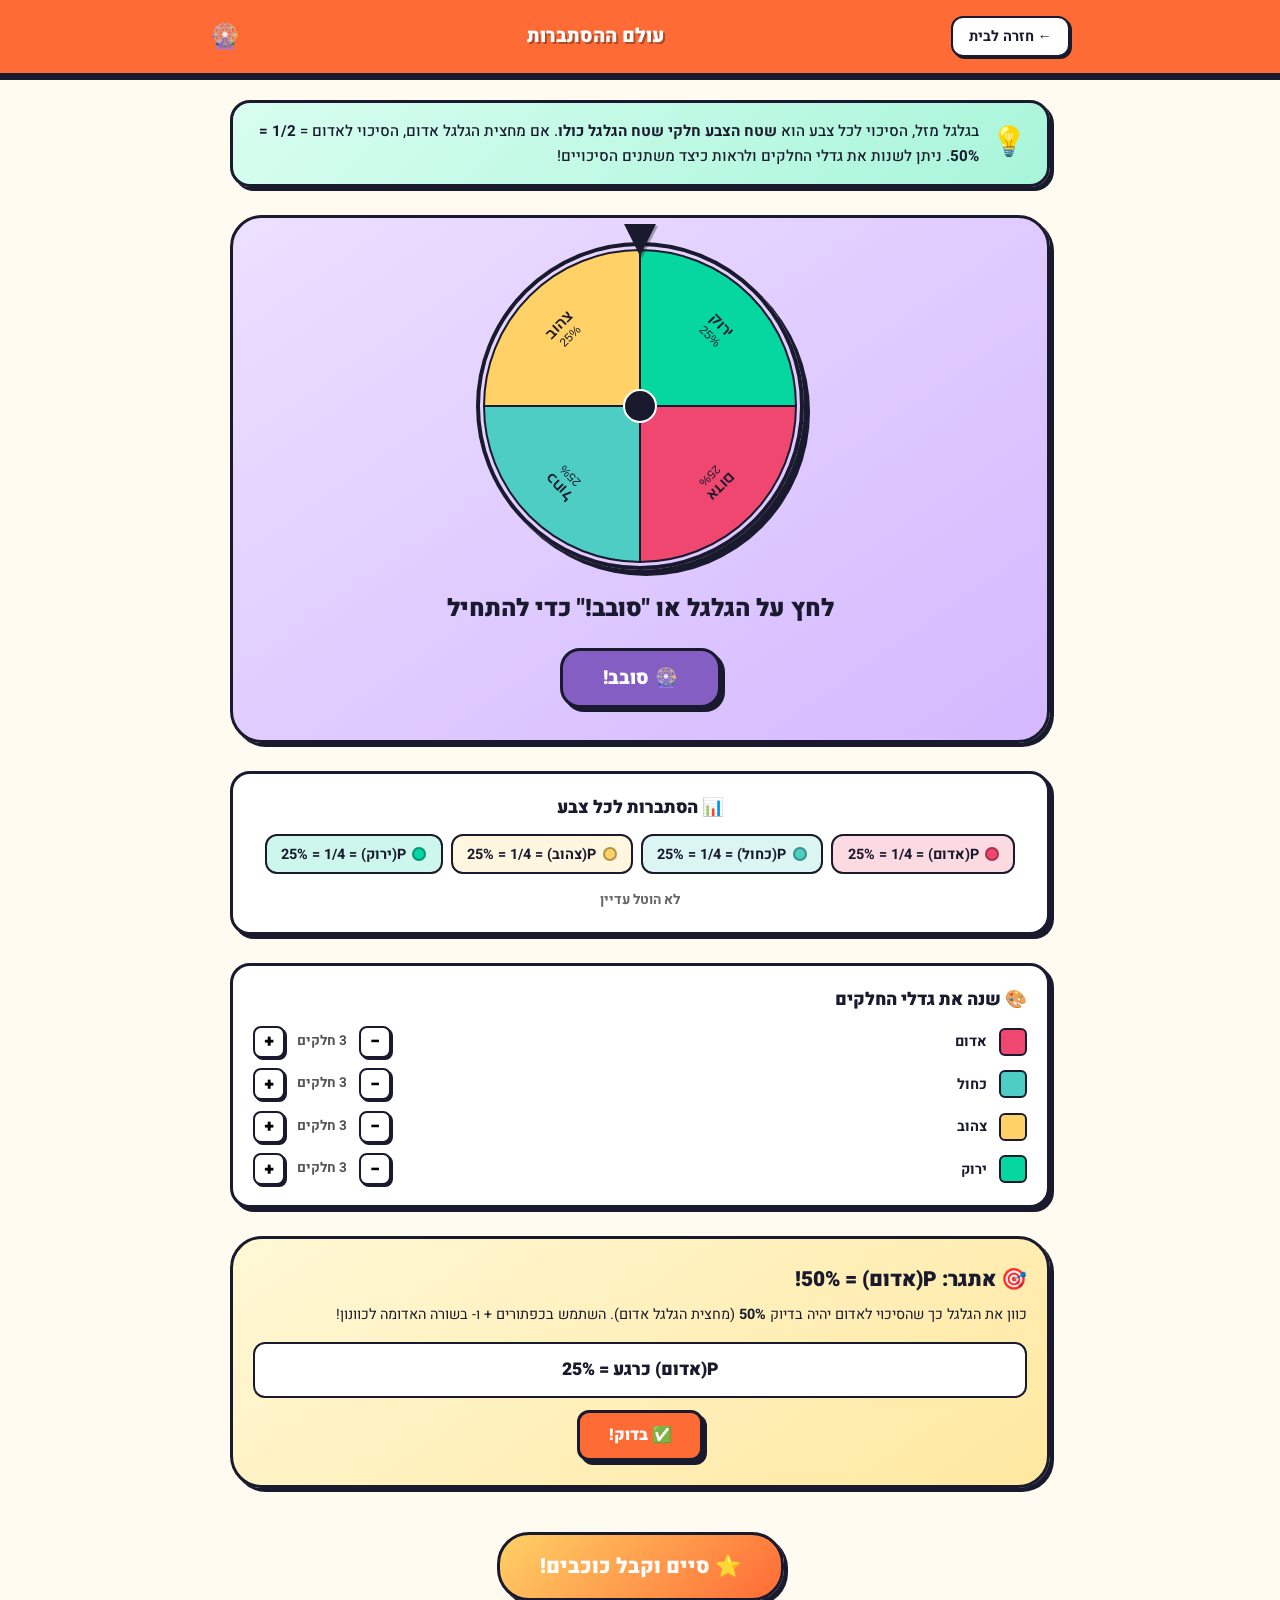
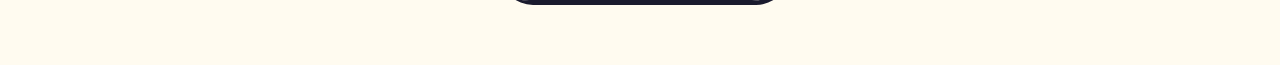
<file: modules/03-spinners.html>
<!DOCTYPE html>
<html dir="rtl" lang="he">
<head>
  <meta charset="UTF-8" />
  <meta name="viewport" content="width=device-width, initial-scale=1.0" />
  <meta name="description" content="גלגל המזל — למד הסתברות עם גלגל מזל אינטראקטיבי לילדים בגילאי 10-12" />
  <title>גלגל המזל 🎡 — עולם ההסתברות</title>
  <link rel="preconnect" href="https://fonts.googleapis.com" />
  <link rel="preconnect" href="https://fonts.gstatic.com" crossorigin />
  <link href="https://fonts.googleapis.com/css2?family=Heebo:wght@400;700;900&display=swap" rel="stylesheet" />
  <link rel="stylesheet" href="../css/style.css" />
  <link rel="stylesheet" href="../css/animations.css" />
  <style>
    .module-main { max-width: 860px; margin: 0 auto; padding: 1.5rem 1.25rem 3rem; }

    .teaching-box {
      background: linear-gradient(135deg, #d8fef0, #a8f5da);
      border: 3px solid var(--color-dark);
      border-radius: var(--radius-lg);
      box-shadow: var(--shadow-fun);
      padding: 1rem 1.25rem;
      margin-bottom: 1.75rem;
      display: flex;
      gap: 0.75rem;
      align-items: flex-start;
    }
    .teaching-icon { font-size: 1.8rem; flex-shrink: 0; }
    .teaching-text { font-size: 0.95rem; line-height: 1.6; font-weight: 500; }

    /* ── WHEEL STAGE ── */
    .wheel-stage {
      background: linear-gradient(145deg, #ece0ff, #d4b8ff);
      border: 3px solid var(--color-dark);
      border-radius: var(--radius-xl);
      box-shadow: var(--shadow-fun);
      padding: 1.5rem 1rem 2rem;
      margin-bottom: 1.75rem;
      display: flex;
      flex-direction: column;
      align-items: center;
      gap: 1.25rem;
    }

    .wheel-area {
      position: relative;
      display: flex;
      align-items: center;
      justify-content: center;
    }

    canvas#spinWheel {
      border-radius: 50%;
      border: 4px solid var(--color-dark);
      box-shadow: 6px 6px 0 var(--color-dark);
      cursor: pointer;
      transition: filter 0.3s;
    }
    canvas#spinWheel.spinning { cursor: not-allowed; filter: brightness(0.95); }

    /* Pointer/arrow at top */
    .wheel-pointer {
      position: absolute;
      top: -18px;
      left: 50%;
      transform: translateX(-50%);
      width: 0;
      height: 0;
      border-left: 16px solid transparent;
      border-right: 16px solid transparent;
      border-top: 32px solid #1A1A2E;
      filter: drop-shadow(2px 2px 0 rgba(0,0,0,0.3));
      z-index: 10;
    }

    .wheel-result {
      font-size: 1.5rem;
      font-weight: 900;
      min-height: 2rem;
      text-align: center;
    }

    .btn-spin {
      background: var(--color-accent-2);
      color: white;
      font-size: 1.2rem;
      font-weight: 900;
      padding: 0.8rem 2.5rem;
      border-radius: var(--radius-lg);
      border: 3px solid var(--color-dark);
      box-shadow: var(--shadow-fun);
      cursor: pointer;
      transition: transform 0.15s, box-shadow 0.15s;
      font-family: var(--font-main);
    }
    .btn-spin:hover { transform: translateY(-3px); box-shadow: var(--shadow-fun-hover); }
    .btn-spin:active { transform: translateY(2px); box-shadow: 1px 1px 0 var(--color-dark); }
    .btn-spin:disabled { opacity: 0.6; cursor: not-allowed; transform: none; }

    /* ── PROBABILITY DISPLAY ── */
    .prob-section {
      background: white;
      border: 3px solid var(--color-dark);
      border-radius: var(--radius-lg);
      box-shadow: var(--shadow-fun);
      padding: 1.25rem;
      margin-bottom: 1.75rem;
    }
    .prob-title { font-size: 1.1rem; font-weight: 900; margin-bottom: 0.75rem; text-align: center; }
    .prob-chips {
      display: flex;
      flex-wrap: wrap;
      gap: 0.5rem;
      justify-content: center;
      margin-bottom: 1rem;
    }
    .prob-chip {
      border: 2px solid var(--color-dark);
      border-radius: var(--radius-md);
      padding: 0.4rem 0.9rem;
      font-weight: 700;
      font-size: 0.9rem;
      display: flex;
      align-items: center;
      gap: 0.4rem;
    }
    .color-dot {
      width: 14px;
      height: 14px;
      border-radius: 50%;
      border: 2px solid rgba(0,0,0,0.3);
      flex-shrink: 0;
    }
    .spin-stats { text-align: center; font-size: 0.85rem; color: #666; font-weight: 700; }

    /* ── CUSTOMIZATION ── */
    .custom-section {
      background: white;
      border: 3px solid var(--color-dark);
      border-radius: var(--radius-lg);
      box-shadow: var(--shadow-fun);
      padding: 1.25rem;
      margin-bottom: 1.75rem;
    }
    .custom-title { font-size: 1.1rem; font-weight: 900; margin-bottom: 0.75rem; }
    .custom-rows { display: flex; flex-direction: column; gap: 0.65rem; }
    .custom-row {
      display: flex;
      align-items: center;
      gap: 0.75rem;
      flex-wrap: wrap;
    }
    .section-color-block {
      width: 28px;
      height: 28px;
      border-radius: 6px;
      border: 2px solid var(--color-dark);
      flex-shrink: 0;
    }
    .section-name { font-weight: 700; font-size: 0.9rem; flex: 1; min-width: 60px; }
    .size-label { font-size: 0.85rem; color: #555; font-weight: 700; min-width: 40px; text-align: center; }
    .btn-size {
      background: white;
      border: 2px solid var(--color-dark);
      border-radius: var(--radius-sm);
      width: 32px;
      height: 32px;
      font-size: 1.1rem;
      font-weight: 900;
      cursor: pointer;
      box-shadow: 2px 2px 0 var(--color-dark);
      transition: transform 0.1s;
      font-family: var(--font-main);
    }
    .btn-size:hover { transform: scale(1.12); }

    /* ── CHALLENGE ── */
    .challenge-section {
      background: linear-gradient(145deg, #fff8d6, #ffe8a0);
      border: 3px solid var(--color-dark);
      border-radius: var(--radius-xl);
      box-shadow: var(--shadow-fun);
      padding: 1.5rem 1.25rem;
      margin-bottom: 1.75rem;
    }
    .challenge-title { font-size: 1.3rem; font-weight: 900; margin-bottom: 0.5rem; }
    .challenge-desc { font-size: 0.9rem; margin-bottom: 1rem; line-height: 1.5; }
    .challenge-status {
      font-size: 1.1rem;
      font-weight: 900;
      text-align: center;
      padding: 0.75rem;
      border-radius: var(--radius-md);
      border: 2px solid var(--color-dark);
      background: white;
      margin-bottom: 0.75rem;
    }
    .challenge-status.perfect { background: #06D6A0; color: var(--color-dark); }
    .challenge-status.close   { background: #FFD166; color: var(--color-dark); }
    .challenge-status.off     { background: #EF476F; color: white; }

    .btn-check {
      display: block;
      margin: 0.75rem auto 0;
      background: var(--color-primary);
      color: white;
      font-size: 1rem;
      font-weight: 900;
      padding: 0.65rem 1.8rem;
      border-radius: var(--radius-md);
      border: 3px solid var(--color-dark);
      box-shadow: var(--shadow-fun);
      cursor: pointer;
      font-family: var(--font-main);
      transition: transform 0.12s, box-shadow 0.12s;
    }
    .btn-check:hover { transform: translateY(-2px); box-shadow: var(--shadow-fun-hover); }

    .finish-section { text-align: center; padding: 1rem 0; }
    .btn-finish {
      background: linear-gradient(135deg, #FFD166, #FF6B35);
      color: white;
      font-size: 1.3rem;
      font-weight: 900;
      padding: 1rem 2.5rem;
      border-radius: var(--radius-xl);
      border: 3px solid var(--color-dark);
      box-shadow: var(--shadow-fun);
      cursor: pointer;
      transition: transform 0.15s, box-shadow 0.15s;
      font-family: var(--font-main);
    }
    .btn-finish:hover { transform: translateY(-3px) scale(1.03); box-shadow: var(--shadow-fun-hover); }
    .confetti-wrap { position: fixed; inset: 0; pointer-events: none; z-index: 900; overflow: hidden; }
  </style>
</head>
<body>

<header class="module-header">
  <div class="module-header-inner">
    <a href="../index.html" class="back-btn">← חזרה לבית</a>
    <span style="font-size:1.2rem;font-weight:900;color:white;text-shadow:2px 2px 0 rgba(0,0,0,0.3);">עולם ההסתברות</span>
    <span style="font-size:1.5rem;">🎡</span>
  </div>
</header>

<main class="module-main">

  <div class="teaching-box">
    <span class="teaching-icon">💡</span>
    <p class="teaching-text">
      בגלגל מזל, הסיכוי לכל צבע הוא <strong>שטח הצבע חלקי שטח הגלגל כולו</strong>.
      אם מחצית הגלגל אדום, הסיכוי לאדום = <strong>1/2 = 50%</strong>. ניתן לשנות את גדלי החלקים ולראות כיצד משתנים הסיכויים!
    </p>
  </div>

  <!-- Wheel stage -->
  <div class="wheel-stage">
    <div class="wheel-area">
      <div class="wheel-pointer"></div>
      <canvas id="spinWheel" width="320" height="320"></canvas>
    </div>
    <div class="wheel-result" id="wheelResult">לחץ על הגלגל או "סובב!" כדי להתחיל</div>
    <button class="btn-spin" id="btnSpin" onclick="spinWheel()">🎡 סובב!</button>
  </div>

  <!-- Probability display -->
  <div class="prob-section">
    <div class="prob-title">📊 הסתברות לכל צבע</div>
    <div class="prob-chips" id="probChips"></div>
    <div class="spin-stats" id="spinStats">לא הוטל עדיין</div>
  </div>

  <!-- Customization -->
  <div class="custom-section">
    <div class="custom-title">🎨 שנה את גדלי החלקים</div>
    <div class="custom-rows" id="customRows"></div>
  </div>

  <!-- Challenge -->
  <div class="challenge-section">
    <div class="challenge-title">🎯 אתגר: P(אדום) = 50%!</div>
    <div class="challenge-desc">
      כוון את הגלגל כך שהסיכוי לאדום יהיה בדיוק <strong>50%</strong> (מחצית הגלגל אדום).
      השתמש בכפתורים + ו- בשורה האדומה לכוונון!
    </div>
    <div class="challenge-status" id="challengeStatus">P(אדום) כרגע = ?%</div>
    <button class="btn-check" onclick="checkChallenge()">✅ בדוק!</button>
  </div>

  <div class="finish-section">
    <button class="btn-finish" onclick="finishModule()">⭐ סיים וקבל כוכבים!</button>
  </div>

</main>

<div class="confetti-wrap" id="confettiWrap"></div>

<script src="../js/utils.js"></script>
<script src="../js/app.js"></script>
<script>
  /* ── WHEEL CONFIG ── */
  const SECTIONS = [
    { name: 'אדום',  color: '#EF476F', size: 3 },
    { name: 'כחול',  color: '#4ECDC4', size: 3 },
    { name: 'צהוב',  color: '#FFD166', size: 3 },
    { name: 'ירוק',  color: '#06D6A0', size: 3 },
  ];

  let currentAngle = 0;
  let isSpinning = false;
  let spinCounts = {};  // name -> count
  let totalSpins = 0;
  let earnedStars = 0;
  let challengeAttempts = 0;

  SECTIONS.forEach(s => spinCounts[s.name] = 0);

  /* ── CANVAS DRAW ── */
  const canvas = document.getElementById('spinWheel');
  const ctx = canvas.getContext('2d');
  const CX = canvas.width / 2, CY = canvas.height / 2, R = canvas.width / 2 - 4;

  function totalSize() { return SECTIONS.reduce((a, s) => a + s.size, 0); }

  function drawWheel(angle = 0) {
    ctx.clearRect(0, 0, canvas.width, canvas.height);
    const total = totalSize();
    let start = angle;

    SECTIONS.forEach(s => {
      const sweep = (s.size / total) * Math.PI * 2;
      // Section fill
      ctx.beginPath();
      ctx.moveTo(CX, CY);
      ctx.arc(CX, CY, R, start, start + sweep);
      ctx.closePath();
      ctx.fillStyle = s.color;
      ctx.fill();
      ctx.strokeStyle = '#1A1A2E';
      ctx.lineWidth = 2;
      ctx.stroke();

      // Label
      const midAngle = start + sweep / 2;
      const lx = CX + Math.cos(midAngle) * R * 0.68;
      const ly = CY + Math.sin(midAngle) * R * 0.68;
      ctx.save();
      ctx.translate(lx, ly);
      ctx.rotate(midAngle + Math.PI / 2);
      ctx.fillStyle = '#1A1A2E';
      ctx.font = 'bold 15px Heebo, Arial Hebrew, sans-serif';
      ctx.textAlign = 'center';
      ctx.textBaseline = 'middle';
      // show percent if big enough
      const pct = Math.round((s.size / total) * 100);
      ctx.fillText(s.name, 0, -8);
      ctx.font = '12px Heebo, Arial Hebrew, sans-serif';
      ctx.fillText(`${pct}%`, 0, 8);
      ctx.restore();

      start += sweep;
    });

    // Center circle
    ctx.beginPath();
    ctx.arc(CX, CY, 16, 0, Math.PI * 2);
    ctx.fillStyle = '#1A1A2E';
    ctx.fill();
    ctx.strokeStyle = 'white';
    ctx.lineWidth = 2;
    ctx.stroke();
  }

  /* ── SPIN ANIMATION ── */
  function spinWheel() {
    if (isSpinning) return;
    isSpinning = true;
    document.getElementById('btnSpin').disabled = true;
    canvas.classList.add('spinning');
    ProbabilityUtils.playSound('flip');

    // Weighted random result
    const total = totalSize();
    let rand = Math.random() * total;
    let resultSection = SECTIONS[0];
    let cumulative = 0;
    for (const s of SECTIONS) {
      cumulative += s.size;
      if (rand <= cumulative) { resultSection = s; break; }
    }

    // Calculate spin amount to land on result section
    const totalAngle = totalSize();
    let sectionStartFrac = 0;
    for (const s of SECTIONS) {
      if (s === resultSection) break;
      sectionStartFrac += s.size / totalAngle;
    }
    const sectionMidFrac = sectionStartFrac + (resultSection.size / totalAngle) / 2;

    // We want the section midpoint to be at top (- Math.PI/2)
    const targetAngle = -Math.PI / 2 - sectionMidFrac * Math.PI * 2;
    const spins = 5 + Math.random() * 4;
    const finalAngle = targetAngle - spins * Math.PI * 2;

    const duration = 3500;
    const startTime = performance.now();
    const startAngle = currentAngle;

    function ease(t) {
      // Ease out cubic
      return 1 - Math.pow(1 - t, 3);
    }

    function animFrame(now) {
      const elapsed = now - startTime;
      const t = Math.min(elapsed / duration, 1);
      currentAngle = startAngle + (finalAngle - startAngle) * ease(t);
      drawWheel(currentAngle);

      if (t < 1) {
        requestAnimationFrame(animFrame);
      } else {
        currentAngle = finalAngle;
        isSpinning = false;
        canvas.classList.remove('spinning');
        document.getElementById('btnSpin').disabled = false;

        totalSpins++;
        spinCounts[resultSection.name]++;
        updateStats();

        const resEl = document.getElementById('wheelResult');
        resEl.textContent = `🎉 נפל על: ${resultSection.name}!`;
        resEl.style.color = resultSection.color;
        ProbabilityUtils.playSound('correct');
        ProbabilityUtils.flashClass(resEl, 'anim-bounce-in', 600);
      }
    }
    requestAnimationFrame(animFrame);
  }

  /* make canvas clickable to spin */
  canvas.addEventListener('click', () => { if (!isSpinning) spinWheel(); });

  /* ── PROB CHIPS ── */
  function updateProbChips() {
    const total = totalSize();
    const chips = document.getElementById('probChips');
    chips.innerHTML = '';

    SECTIONS.forEach(s => {
      const pct = Math.round((s.size / total) * 100);
      const frac = ProbabilityUtils.formatFraction(s.size, total);
      const chip = document.createElement('div');
      chip.className = 'prob-chip';
      chip.style.background = s.color + '33';
      chip.innerHTML = `<span class="color-dot" style="background:${s.color}"></span>
        P(${s.name}) = ${frac} = ${pct}%`;
      chips.appendChild(chip);
    });

    // update challenge status
    const redSection = SECTIONS.find(s => s.name === 'אדום');
    if (redSection) {
      const redPct = Math.round((redSection.size / total) * 100);
      const statusEl = document.getElementById('challengeStatus');
      statusEl.textContent = `P(אדום) כרגע = ${redPct}%`;
      statusEl.className = 'challenge-status';
    }
  }

  function updateStats() {
    const statsEl = document.getElementById('spinStats');
    if (totalSpins === 0) { statsEl.textContent = 'לא הוטל עדיין'; return; }
    const parts = SECTIONS.map(s => `${s.name}: ${spinCounts[s.name]}`);
    statsEl.textContent = `סה"כ ${totalSpins} סיבובים | ${parts.join(' | ')}`;
  }

  /* ── CUSTOMIZATION ── */
  function buildCustomRows() {
    const rows = document.getElementById('customRows');
    rows.innerHTML = '';
    SECTIONS.forEach((s, i) => {
      const row = document.createElement('div');
      row.className = 'custom-row';

      const block = document.createElement('div');
      block.className = 'section-color-block';
      block.style.background = s.color;

      const name = document.createElement('div');
      name.className = 'section-name';
      name.textContent = s.name;

      const btnMinus = document.createElement('button');
      btnMinus.className = 'btn-size';
      btnMinus.textContent = '−';
      btnMinus.onclick = () => changeSize(i, -1);

      const sizeLabel = document.createElement('div');
      sizeLabel.className = 'size-label';
      sizeLabel.id = `size-${i}`;
      sizeLabel.textContent = `${s.size} חלקים`;

      const btnPlus = document.createElement('button');
      btnPlus.className = 'btn-size';
      btnPlus.textContent = '+';
      btnPlus.onclick = () => changeSize(i, 1);

      row.appendChild(block);
      row.appendChild(name);
      row.appendChild(btnMinus);
      row.appendChild(sizeLabel);
      row.appendChild(btnPlus);
      rows.appendChild(row);
    });
  }

  function changeSize(idx, delta) {
    if (isSpinning) return;
    SECTIONS[idx].size = Math.max(1, Math.min(12, SECTIONS[idx].size + delta));
    document.getElementById(`size-${idx}`).textContent = `${SECTIONS[idx].size} חלקים`;
    drawWheel(currentAngle);
    updateProbChips();
    ProbabilityUtils.playSound('tick');
  }

  /* ── CHALLENGE CHECK ── */
  function checkChallenge() {
    challengeAttempts++;
    const total = totalSize();
    const redSection = SECTIONS.find(s => s.name === 'אדום');
    const redPct = (redSection.size / total) * 100;
    const diff = Math.abs(redPct - 50);

    const statusEl = document.getElementById('challengeStatus');
    let stars, msg;

    if (diff < 1) {
      stars = 3;
      msg = '🌟🌟🌟 מושלם! P(אדום) = 50% בדיוק! אלוף!';
      statusEl.className = 'challenge-status perfect';
      ProbabilityUtils.playSound('complete');
      ProbabilityUtils.launchConfetti(document.getElementById('confettiWrap'), 70);
    } else if (diff <= 10) {
      stars = 2;
      msg = `⭐⭐ קרוב מאוד! P(אדום) = ${Math.round(redPct)}%. נסה להגיע ל-50%!`;
      statusEl.className = 'challenge-status close';
      ProbabilityUtils.playSound('correct');
    } else {
      stars = 1;
      msg = `⭐ P(אדום) = ${Math.round(redPct)}%. המשך לנסות — אתה צריך להגיע ל-50%!`;
      statusEl.className = 'challenge-status off';
      ProbabilityUtils.playSound('wrong');
    }
    statusEl.textContent = msg;
    earnedStars = Math.max(earnedStars, stars);
  }

  /* ── FINISH ── */
  function finishModule() {
    const stars = earnedStars || (totalSpins > 0 ? 1 : 0);
    const xp = stars * 30 + totalSpins * 3;
    localStorage.setItem('prob-module-3', JSON.stringify({ stars, completed: true, xp }));
    if (window.ProbabilityApp?.completeModule) window.ProbabilityApp.completeModule('03-spinners', stars);
    const starsStr = '⭐'.repeat(stars);
    ProbabilityUtils.showToast(`${starsStr} קיבלת ${stars} כוכבים! +${xp} XP`, 'success', 3500);
    ProbabilityUtils.playSound('complete');
    ProbabilityUtils.launchConfetti(document.getElementById('confettiWrap'), 80);
    setTimeout(() => { window.location.href = '../index.html'; }, 3500);
  }

  /* ── INIT ── */
  drawWheel(currentAngle);
  buildCustomRows();
  updateProbChips();
</script>
</body>
</html>
</file>
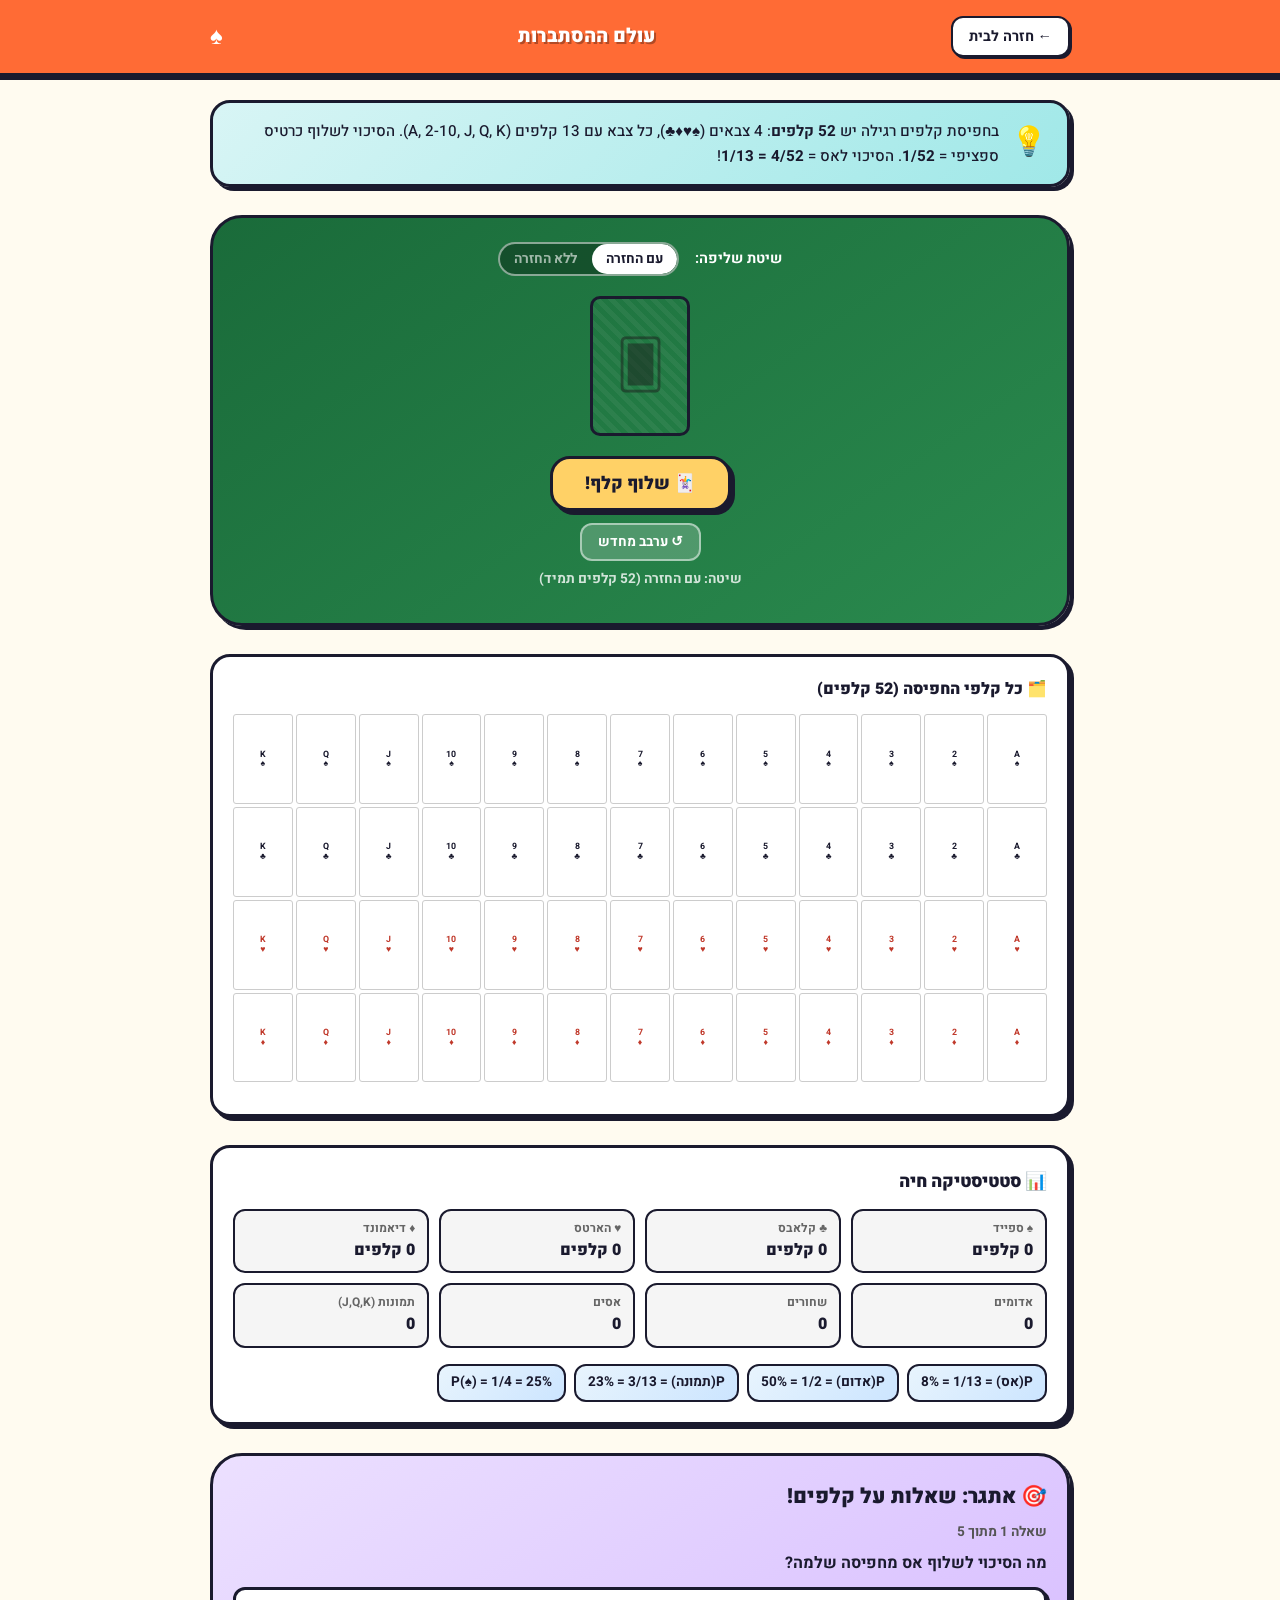
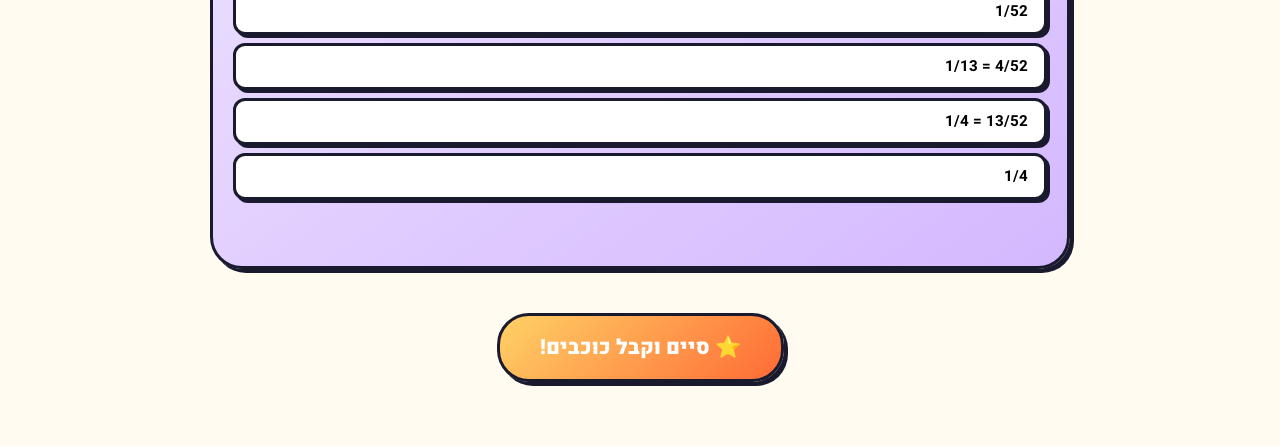
<file: modules/04-cards.html>
<!DOCTYPE html>
<html dir="rtl" lang="he">
<head>
  <meta charset="UTF-8" />
  <meta name="viewport" content="width=device-width, initial-scale=1.0" />
  <meta name="description" content="קלפים וסיכויים — למד הסתברות עם חפיסת קלפים אינטראקטיבית לילדים בגילאי 10-12" />
  <title>קלפים וסיכויים ♠️ — עולם ההסתברות</title>
  <link rel="preconnect" href="https://fonts.googleapis.com" />
  <link rel="preconnect" href="https://fonts.gstatic.com" crossorigin />
  <link href="https://fonts.googleapis.com/css2?family=Heebo:wght@400;700;900&display=swap" rel="stylesheet" />
  <link rel="stylesheet" href="../css/style.css" />
  <link rel="stylesheet" href="../css/animations.css" />
  <style>
    .module-main { max-width: 900px; margin: 0 auto; padding: 1.5rem 1.25rem 3rem; }

    .teaching-box {
      background: linear-gradient(135deg, #d8f5f5, #a0e8e8);
      border: 3px solid var(--color-dark);
      border-radius: var(--radius-lg);
      box-shadow: var(--shadow-fun);
      padding: 1rem 1.25rem;
      margin-bottom: 1.75rem;
      display: flex;
      gap: 0.75rem;
      align-items: flex-start;
    }
    .teaching-icon { font-size: 1.8rem; flex-shrink: 0; }
    .teaching-text { font-size: 0.95rem; line-height: 1.6; font-weight: 500; }

    /* ── CARD DRAW AREA ── */
    .draw-stage {
      background: linear-gradient(145deg, #1a6b3a, #2a8a4e);
      border: 3px solid var(--color-dark);
      border-radius: var(--radius-xl);
      box-shadow: var(--shadow-fun);
      padding: 1.5rem 1rem 2rem;
      margin-bottom: 1.75rem;
      text-align: center;
    }

    /* Replace mode toggle */
    .mode-row {
      display: flex;
      justify-content: center;
      gap: 1rem;
      margin-bottom: 1.25rem;
      align-items: center;
    }
    .mode-label { color: white; font-weight: 700; font-size: 0.9rem; }
    .toggle-switch {
      display: flex;
      background: rgba(0,0,0,0.3);
      border: 2px solid rgba(255,255,255,0.5);
      border-radius: 30px;
      overflow: hidden;
    }
    .toggle-opt {
      padding: 0.3rem 0.9rem;
      font-size: 0.85rem;
      font-weight: 700;
      color: rgba(255,255,255,0.6);
      cursor: pointer;
      transition: background 0.2s, color 0.2s;
      font-family: var(--font-main);
      border: none;
      background: none;
    }
    .toggle-opt.active { background: white; color: var(--color-dark); border-radius: 28px; }

    /* Large drawn card display */
    .drawn-card-area {
      perspective: 600px;
      margin: 0 auto 1.25rem;
      width: 100px;
      height: 140px;
    }
    .drawn-card-inner {
      width: 100%;
      height: 100%;
      position: relative;
      transform-style: preserve-3d;
      transition: transform 0.6s cubic-bezier(0.4, 0.2, 0.2, 1);
    }
    .drawn-card-inner.flipped { transform: rotateY(180deg); }

    .card-face-front, .card-face-back {
      position: absolute;
      inset: 0;
      border-radius: 10px;
      border: 3px solid var(--color-dark);
      backface-visibility: hidden;
      -webkit-backface-visibility: hidden;
      display: flex;
      align-items: center;
      justify-content: center;
    }
    .card-face-back {
      background: linear-gradient(135deg, #1a3a8f, #2a5abf);
      background-image: repeating-linear-gradient(
        45deg, transparent, transparent 5px,
        rgba(255,255,255,0.05) 5px, rgba(255,255,255,0.05) 10px
      );
    }
    .card-face-back::after {
      content: '🂠';
      font-size: 3rem;
      filter: grayscale(1) opacity(0.5);
    }
    .card-face-front {
      background: white;
      flex-direction: column;
      box-shadow: inset 0 0 10px rgba(0,0,0,0.08);
      transform: rotateY(180deg);
    }
    .big-suit { font-size: 2.8rem; line-height: 1; }
    .big-value { font-size: 1.4rem; font-weight: 900; }
    .card-face-front.red-card { color: #c0392b; }
    .card-face-front.black-card { color: #1A1A2E; }

    .btn-draw {
      background: var(--color-accent-1);
      color: var(--color-dark);
      font-size: 1.1rem;
      font-weight: 900;
      padding: 0.75rem 2rem;
      border-radius: var(--radius-lg);
      border: 3px solid var(--color-dark);
      box-shadow: var(--shadow-fun);
      cursor: pointer;
      transition: transform 0.15s, box-shadow 0.15s;
      font-family: var(--font-main);
      margin-bottom: 0.75rem;
    }
    .btn-draw:hover { transform: translateY(-2px); box-shadow: var(--shadow-fun-hover); }
    .btn-draw:active { transform: translateY(2px); box-shadow: 1px 1px 0 var(--color-dark); }
    .btn-draw:disabled { opacity: 0.5; cursor: not-allowed; transform: none; }

    .btn-reset-deck {
      background: rgba(255,255,255,0.2);
      color: white;
      font-size: 0.85rem;
      font-weight: 700;
      padding: 0.45rem 1rem;
      border-radius: var(--radius-md);
      border: 2px solid rgba(255,255,255,0.5);
      cursor: pointer;
      font-family: var(--font-main);
      transition: background 0.15s;
    }
    .btn-reset-deck:hover { background: rgba(255,255,255,0.35); }

    .deck-status { color: rgba(255,255,255,0.8); font-size: 0.85rem; font-weight: 700; margin-top: 0.5rem; }

    /* ── MINI DECK GRID ── */
    .deck-grid-section {
      background: white;
      border: 3px solid var(--color-dark);
      border-radius: var(--radius-lg);
      box-shadow: var(--shadow-fun);
      padding: 1.25rem;
      margin-bottom: 1.75rem;
    }
    .deck-grid-title { font-size: 1rem; font-weight: 900; margin-bottom: 0.75rem; }
    .deck-grid {
      display: grid;
      grid-template-columns: repeat(13, 1fr);
      gap: 3px;
      margin-bottom: 0.75rem;
    }
    .mini-card {
      aspect-ratio: 2/3;
      border-radius: 3px;
      border: 1px solid #ccc;
      font-size: 0.55rem;
      display: flex;
      flex-direction: column;
      align-items: center;
      justify-content: center;
      background: white;
      cursor: default;
      transition: opacity 0.3s, filter 0.3s;
      line-height: 1.1;
      font-weight: 700;
    }
    .mini-card.red { color: #c0392b; }
    .mini-card.black { color: #1A1A2E; }
    .mini-card.drawn { opacity: 0.2; filter: grayscale(1); }
    .mini-card.just-drawn { animation: bounceIn 0.4s both; box-shadow: 0 0 0 2px var(--color-accent-4); }

    /* ── STATISTICS ── */
    .stats-section {
      background: white;
      border: 3px solid var(--color-dark);
      border-radius: var(--radius-lg);
      box-shadow: var(--shadow-fun);
      padding: 1.25rem;
      margin-bottom: 1.75rem;
    }
    .stats-title { font-size: 1.1rem; font-weight: 900; margin-bottom: 0.75rem; }
    .stats-grid {
      display: grid;
      grid-template-columns: repeat(auto-fill, minmax(160px, 1fr));
      gap: 0.6rem;
      margin-bottom: 1rem;
    }
    .stat-chip {
      background: #f5f5f5;
      border: 2px solid var(--color-dark);
      border-radius: var(--radius-md);
      padding: 0.5rem 0.75rem;
      font-size: 0.85rem;
      font-weight: 700;
    }
    .stat-label { color: #666; font-size: 0.75rem; }
    .stat-value { font-size: 1rem; font-weight: 900; }

    .prob-facts {
      display: flex;
      flex-wrap: wrap;
      gap: 0.5rem;
    }
    .prob-fact {
      background: linear-gradient(135deg, #e8f4fd, #cce5ff);
      border: 2px solid var(--color-dark);
      border-radius: var(--radius-md);
      padding: 0.4rem 0.75rem;
      font-size: 0.85rem;
      font-weight: 700;
    }

    /* ── CHALLENGE ── */
    .challenge-section {
      background: linear-gradient(145deg, #ece0ff, #d4b8ff);
      border: 3px solid var(--color-dark);
      border-radius: var(--radius-xl);
      box-shadow: var(--shadow-fun);
      padding: 1.5rem 1.25rem;
      margin-bottom: 1.75rem;
    }
    .challenge-title { font-size: 1.3rem; font-weight: 900; margin-bottom: 0.5rem; }
    .q-progress { font-size: 0.85rem; font-weight: 700; color: #555; margin-bottom: 0.5rem; }
    .challenge-q { font-size: 1rem; font-weight: 700; margin-bottom: 0.75rem; line-height: 1.5; }
    .options-list { display: flex; flex-direction: column; gap: 0.5rem; margin-bottom: 0.75rem; }
    .opt-btn {
      background: white;
      border: 3px solid var(--color-dark);
      border-radius: var(--radius-md);
      box-shadow: 3px 3px 0 var(--color-dark);
      padding: 0.6rem 1rem;
      font-size: 0.95rem;
      font-weight: 700;
      cursor: pointer;
      text-align: right;
      transition: transform 0.12s, background 0.12s;
      font-family: var(--font-main);
    }
    .opt-btn:hover { transform: translateX(-3px); }
    .opt-btn.correct { background: #06D6A0; animation: bounceIn 0.4s both; }
    .opt-btn.wrong   { background: #EF476F; color: white; animation: shake 0.4s both; }
    .opt-btn:disabled { cursor: default; }
    .q-feedback { font-size: 0.9rem; font-weight: 700; min-height: 1.4rem; margin-bottom: 0.5rem; }
    .q-feedback.correct { color: #06D6A0; }
    .q-feedback.wrong   { color: #EF476F; }
    .challenge-final { font-size: 1.2rem; font-weight: 900; text-align: center; display: none; }
    .challenge-final.show { display: block; }

    .finish-section { text-align: center; padding: 1rem 0; }
    .btn-finish {
      background: linear-gradient(135deg, #FFD166, #FF6B35);
      color: white;
      font-size: 1.3rem;
      font-weight: 900;
      padding: 1rem 2.5rem;
      border-radius: var(--radius-xl);
      border: 3px solid var(--color-dark);
      box-shadow: var(--shadow-fun);
      cursor: pointer;
      transition: transform 0.15s, box-shadow 0.15s;
      font-family: var(--font-main);
    }
    .btn-finish:hover { transform: translateY(-3px) scale(1.03); box-shadow: var(--shadow-fun-hover); }
    .confetti-wrap { position: fixed; inset: 0; pointer-events: none; z-index: 900; overflow: hidden; }
  </style>
</head>
<body>

<header class="module-header">
  <div class="module-header-inner">
    <a href="../index.html" class="back-btn">← חזרה לבית</a>
    <span style="font-size:1.2rem;font-weight:900;color:white;text-shadow:2px 2px 0 rgba(0,0,0,0.3);">עולם ההסתברות</span>
    <span style="font-size:1.5rem;">♠️</span>
  </div>
</header>

<main class="module-main">

  <div class="teaching-box">
    <span class="teaching-icon">💡</span>
    <p class="teaching-text">
      בחפיסת קלפים רגילה יש <strong>52 קלפים</strong>: 4 צבאים (♠♥♦♣), כל צבא עם 13 קלפים (A, 2-10, J, Q, K).
      הסיכוי לשלוף כרטיס ספציפי = <strong>1/52</strong>. הסיכוי לאס = <strong>4/52 = 1/13</strong>!
    </p>
  </div>

  <!-- Draw stage -->
  <div class="draw-stage">
    <div class="mode-row">
      <span class="mode-label">שיטת שליפה:</span>
      <div class="toggle-switch">
        <button class="toggle-opt active" id="modeWith" onclick="setReplaceMode(true)">עם החזרה</button>
        <button class="toggle-opt" id="modeWithout" onclick="setReplaceMode(false)">ללא החזרה</button>
      </div>
    </div>

    <div class="drawn-card-area">
      <div class="drawn-card-inner" id="drawnCardInner">
        <div class="card-face-back"></div>
        <div class="card-face-front" id="drawnCardFront">
          <span class="big-suit" id="bigSuit">?</span>
          <span class="big-value" id="bigValue"></span>
        </div>
      </div>
    </div>

    <button class="btn-draw" id="btnDraw" onclick="drawCard()">🃏 שלוף קלף!</button>
    <br>
    <button class="btn-reset-deck" onclick="resetDeck()">↺ ערבב מחדש</button>
    <div class="deck-status" id="deckStatus">52 קלפים בחפיסה</div>
  </div>

  <!-- Mini deck grid -->
  <div class="deck-grid-section">
    <div class="deck-grid-title">🗂️ כל קלפי החפיסה (52 קלפים)</div>
    <div class="deck-grid" id="deckGrid"></div>
  </div>

  <!-- Statistics -->
  <div class="stats-section">
    <div class="stats-title">📊 סטטיסטיקה חיה</div>
    <div class="stats-grid" id="statsGrid"></div>
    <div class="prob-facts" id="probFacts"></div>
  </div>

  <!-- Challenge -->
  <div class="challenge-section">
    <div class="challenge-title">🎯 אתגר: שאלות על קלפים!</div>
    <div class="q-progress" id="qProgress">שאלה 1 מתוך 5</div>
    <div class="challenge-q" id="challengeQ">טוען...</div>
    <div class="options-list" id="optionsList"></div>
    <div class="q-feedback" id="qFeedback"></div>
    <div class="challenge-final" id="challengeFinal"></div>
  </div>

  <div class="finish-section">
    <button class="btn-finish" onclick="finishModule()">⭐ סיים וקבל כוכבים!</button>
  </div>

</main>

<div class="confetti-wrap" id="confettiWrap"></div>

<script src="../js/utils.js"></script>
<script src="../js/app.js"></script>
<script>
  /* ── DECK SETUP ── */
  const SUITS = ['♠', '♣', '♥', '♦'];
  const SUIT_NAMES = { '♠': 'שחור', '♣': 'שחור', '♥': 'אדום', '♦': 'אדום' };
  const VALUES = ['A','2','3','4','5','6','7','8','9','10','J','Q','K'];
  const VALUE_NAMES = { 'A': 'אס', 'J': 'נסיך', 'Q': 'מלכה', 'K': 'מלך' };
  const FACE_CARDS = new Set(['J','Q','K']);

  function buildDeck() {
    const deck = [];
    for (const suit of SUITS) {
      for (const val of VALUES) {
        deck.push({ suit, val, id: `${suit}-${val}` });
      }
    }
    return deck;
  }

  let fullDeck = buildDeck();
  let remainingDeck = [...fullDeck];
  let drawnCards = [];
  let withReplacement = true;
  let isDrawing = false;
  let earnedStars = 0;

  // Stats
  let suitCounts = { '♠':0, '♣':0, '♥':0, '♦':0 };
  let redCount = 0, blackCount = 0, aceCount = 0, faceCount = 0;
  let totalDrawn = 0;

  /* ── MODE ── */
  function setReplaceMode(val) {
    withReplacement = val;
    document.getElementById('modeWith').classList.toggle('active', val);
    document.getElementById('modeWithout').classList.toggle('active', !val);
    if (!val) { resetDeck(); }
  }

  function resetDeck() {
    remainingDeck = [...fullDeck];
    ProbabilityUtils.shuffle(remainingDeck);
    drawnCards = [];
    suitCounts = { '♠':0, '♣':0, '♥':0, '♦':0 };
    redCount = 0; blackCount = 0; aceCount = 0; faceCount = 0;
    totalDrawn = 0;

    document.getElementById('drawnCardInner').classList.remove('flipped');
    document.getElementById('bigSuit').textContent = '?';
    document.getElementById('bigValue').textContent = '';
    document.querySelectorAll('.mini-card').forEach(el => {
      el.classList.remove('drawn', 'just-drawn');
    });
    updateDeckStatus();
    updateStats();
    ProbabilityUtils.playSound('flip');
  }

  /* ── DECK GRID ── */
  function buildDeckGrid() {
    const grid = document.getElementById('deckGrid');
    grid.innerHTML = '';
    for (const suit of SUITS) {
      for (const val of VALUES) {
        const card = document.createElement('div');
        const isRed = suit === '♥' || suit === '♦';
        card.className = `mini-card ${isRed ? 'red' : 'black'}`;
        card.id = `mini-${suit}-${val}`;
        card.innerHTML = `<span>${val}</span><span>${suit}</span>`;
        card.title = `${val} ${suit}`;
        grid.appendChild(card);
      }
    }
  }

  /* ── DRAW CARD ── */
  function drawCard() {
    if (isDrawing) return;
    if (!withReplacement && remainingDeck.length === 0) {
      ProbabilityUtils.showToast('החפיסה ריקה! ערבב מחדש.', 'error');
      return;
    }
    isDrawing = true;
    document.getElementById('btnDraw').disabled = true;
    ProbabilityUtils.playSound('flip');

    // Flip back first
    const inner = document.getElementById('drawnCardInner');
    inner.classList.remove('flipped');

    setTimeout(() => {
      let card;
      if (withReplacement) {
        card = ProbabilityUtils.randomChoice(fullDeck);
      } else {
        card = remainingDeck.pop();
        drawnCards.push(card);
      }

      // Update stats
      suitCounts[card.suit]++;
      const isRed = card.suit === '♥' || card.suit === '♦';
      if (isRed) redCount++; else blackCount++;
      if (card.val === 'A') aceCount++;
      if (FACE_CARDS.has(card.val)) faceCount++;
      totalDrawn++;

      // Show card
      const front = document.getElementById('drawnCardFront');
      front.className = `card-face-front ${isRed ? 'red-card' : 'black-card'}`;
      document.getElementById('bigSuit').textContent = card.suit;
      document.getElementById('bigValue').textContent = card.val;

      // Flip to show
      inner.classList.add('flipped');

      // Mark in grid
      if (!withReplacement) {
        const miniCard = document.getElementById(`mini-${card.suit}-${card.val}`);
        if (miniCard) {
          miniCard.classList.add('drawn');
        }
      } else {
        // Briefly highlight
        const miniCard = document.getElementById(`mini-${card.suit}-${card.val}`);
        if (miniCard) {
          miniCard.classList.add('just-drawn');
          setTimeout(() => miniCard.classList.remove('just-drawn'), 1200);
        }
      }

      updateDeckStatus();
      updateStats();

      setTimeout(() => {
        isDrawing = false;
        document.getElementById('btnDraw').disabled = false;
      }, 700);
    }, 300);
  }

  function updateDeckStatus() {
    const remaining = withReplacement ? 52 : remainingDeck.length;
    document.getElementById('deckStatus').textContent =
      withReplacement
        ? `שיטה: עם החזרה (52 קלפים תמיד)`
        : `נותרו ${remaining} מתוך 52 קלפים`;
  }

  function updateStats() {
    const grid = document.getElementById('statsGrid');
    grid.innerHTML = '';

    const items = [
      { label: '♠ ספייד', value: `${suitCounts['♠']} קלפים` },
      { label: '♣ קלאבס', value: `${suitCounts['♣']} קלפים` },
      { label: '♥ הארטס', value: `${suitCounts['♥']} קלפים` },
      { label: '♦ דיאמונד', value: `${suitCounts['♦']} קלפים` },
      { label: 'אדומים', value: redCount },
      { label: 'שחורים', value: blackCount },
      { label: 'אסים', value: aceCount },
      { label: 'תמונות (J,Q,K)', value: faceCount },
    ];

    items.forEach(item => {
      const chip = document.createElement('div');
      chip.className = 'stat-chip';
      chip.innerHTML = `<div class="stat-label">${item.label}</div><div class="stat-value">${item.value}</div>`;
      grid.appendChild(chip);
    });

    // Probability facts
    const facts = document.getElementById('probFacts');
    facts.innerHTML = '';
    const pool = withReplacement ? 52 : (52 - totalDrawn || 52);
    const factList = [
      `P(אס) = ${ProbabilityUtils.formatFraction(4, 52)} = ${ProbabilityUtils.formatPercent(4, 52)}`,
      `P(אדום) = ${ProbabilityUtils.formatFraction(26, 52)} = 50%`,
      `P(תמונה) = ${ProbabilityUtils.formatFraction(12, 52)} = ${ProbabilityUtils.formatPercent(12, 52)}`,
      `P(♠) = ${ProbabilityUtils.formatFraction(13, 52)} = 25%`,
    ];
    factList.forEach(f => {
      const chip = document.createElement('div');
      chip.className = 'prob-fact';
      chip.textContent = f;
      facts.appendChild(chip);
    });
  }

  /* ── CHALLENGE QUESTIONS ── */
  const QUESTIONS = [
    {
      q: 'מה הסיכוי לשלוף אס מחפיסה שלמה?',
      opts: ['1/52', '4/52 = 1/13', '13/52 = 1/4', '1/4'],
      correct: 1,
      exp: '✅ נכון! יש 4 אסים מתוך 52 קלפים: P(אס) = 4/52 = 1/13 ≈ 7.7%'
    },
    {
      q: 'מה הסיכוי לשלוף קלף אדום (♥ או ♦)?',
      opts: ['1/4', '1/2', '1/3', '2/3'],
      correct: 1,
      exp: '✅ נכון! 26 קלפים אדומים מתוך 52: P(אדום) = 26/52 = 1/2 = 50%'
    },
    {
      q: 'מה הסיכוי לשלוף קלף מצולם (J, Q, K)?',
      opts: ['3/52', '12/52 = 3/13', '4/52', '6/52'],
      correct: 1,
      exp: '✅ נכון! 4 צבאות × 3 קלפי תמונה = 12 קלפים: P(תמונה) = 12/52 = 3/13 ≈ 23%'
    },
    {
      q: 'כמה קלפים יש בכל צבא (♠, ♣, ♥, ♦)?',
      opts: ['10 קלפים', '12 קלפים', '13 קלפים', '14 קלפים'],
      correct: 2,
      exp: '✅ נכון! A, 2, 3, 4, 5, 6, 7, 8, 9, 10, J, Q, K — 13 קלפים בכל צבא!'
    },
    {
      q: 'מה הסיכוי לשלוף 10 מחפיסה מלאה?',
      opts: ['1/52', '4/52 = 1/13', '10/52', '2/52'],
      correct: 1,
      exp: '✅ נכון! יש 4 קלפים בערך 10 (אחד לכל צבא): P(10) = 4/52 = 1/13'
    }
  ];

  let currentQ = 0, correctCount = 0, challengeDone = false;

  function loadQ(idx) {
    if (idx >= QUESTIONS.length) { showFinal(); return; }
    const q = QUESTIONS[idx];
    document.getElementById('qProgress').textContent = `שאלה ${idx + 1} מתוך ${QUESTIONS.length}`;
    document.getElementById('challengeQ').textContent = q.q;
    document.getElementById('qFeedback').textContent = '';
    document.getElementById('qFeedback').className = 'q-feedback';

    const list = document.getElementById('optionsList');
    list.innerHTML = '';
    q.opts.forEach((opt, i) => {
      const btn = document.createElement('button');
      btn.className = 'opt-btn';
      btn.textContent = opt;
      btn.onclick = () => answerQ(i, btn, q);
      list.appendChild(btn);
    });
  }

  function answerQ(chosen, btn, q) {
    document.querySelectorAll('.opt-btn').forEach(b => b.disabled = true);
    const fb = document.getElementById('qFeedback');
    if (chosen === q.correct) {
      btn.classList.add('correct');
      correctCount++;
      fb.textContent = q.exp;
      fb.className = 'q-feedback correct';
      ProbabilityUtils.playSound('correct');
    } else {
      btn.classList.add('wrong');
      document.querySelectorAll('.opt-btn')[q.correct].classList.add('correct');
      fb.textContent = `❌ ${q.exp}`;
      fb.className = 'q-feedback wrong';
      ProbabilityUtils.playSound('wrong');
    }
    setTimeout(() => { currentQ++; loadQ(currentQ); }, 1800);
  }

  function showFinal() {
    challengeDone = true;
    const finalEl = document.getElementById('challengeFinal');
    finalEl.classList.add('show');
    document.getElementById('optionsList').innerHTML = '';
    document.getElementById('challengeQ').textContent = '';
    document.getElementById('qProgress').textContent = 'האתגר הסתיים!';

    let stars;
    if (correctCount >= 4) stars = 3;
    else if (correctCount >= 2) stars = 2;
    else stars = 1;
    earnedStars = stars;

    finalEl.textContent = `${'⭐'.repeat(stars)} ענית נכון על ${correctCount}/5! קיבלת ${stars} כוכבים!`;
    if (stars >= 2) {
      ProbabilityUtils.playSound('complete');
      ProbabilityUtils.launchConfetti(document.getElementById('confettiWrap'), 60);
    }
  }

  /* ── FINISH ── */
  function finishModule() {
    const stars = earnedStars || (totalDrawn > 0 ? 1 : 0);
    const xp = stars * 30 + totalDrawn * 2;
    localStorage.setItem('prob-module-4', JSON.stringify({ stars, completed: true, xp }));
    if (window.ProbabilityApp?.completeModule) window.ProbabilityApp.completeModule('04-cards', stars);
    ProbabilityUtils.showToast(`${'⭐'.repeat(stars)} קיבלת ${stars} כוכבים! +${xp} XP`, 'success', 3500);
    ProbabilityUtils.playSound('complete');
    ProbabilityUtils.launchConfetti(document.getElementById('confettiWrap'), 80);
    setTimeout(() => { window.location.href = '../index.html'; }, 3500);
  }

  /* ── INIT ── */
  buildDeckGrid();
  updateDeckStatus();
  updateStats();
  loadQ(0);
</script>
</body>
</html>
</file>
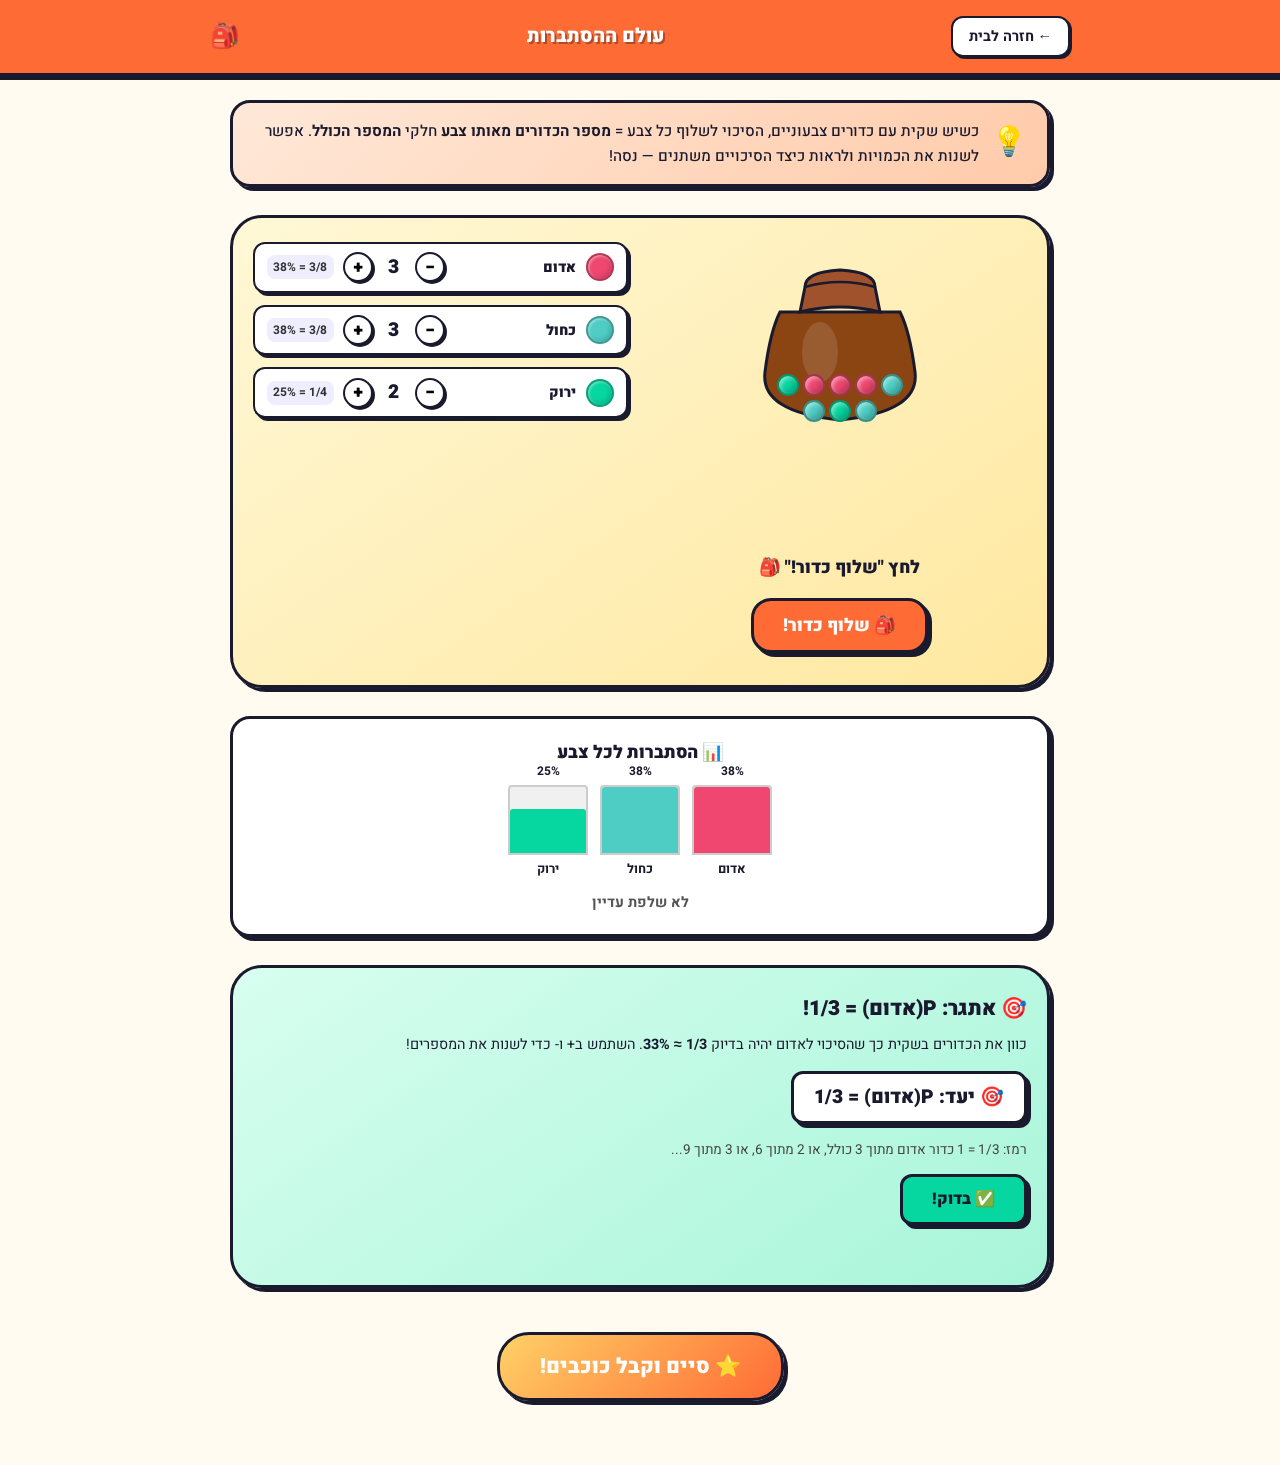
<file: modules/05-bag.html>
<!DOCTYPE html>
<html dir="rtl" lang="he">
<head>
  <meta charset="UTF-8" />
  <meta name="viewport" content="width=device-width, initial-scale=1.0" />
  <meta name="description" content="שקית הפלא — למד הסתברות עם כדורים צבעוניים בשקית אינטראקטיבית לילדים בגילאי 10-12" />
  <title>שקית הפלא 🎒 — עולם ההסתברות</title>
  <link rel="preconnect" href="https://fonts.googleapis.com" />
  <link rel="preconnect" href="https://fonts.gstatic.com" crossorigin />
  <link href="https://fonts.googleapis.com/css2?family=Heebo:wght@400;700;900&display=swap" rel="stylesheet" />
  <link rel="stylesheet" href="../css/style.css" />
  <link rel="stylesheet" href="../css/animations.css" />
  <style>
    .module-main { max-width: 860px; margin: 0 auto; padding: 1.5rem 1.25rem 3rem; }

    .teaching-box {
      background: linear-gradient(135deg, #ffe8d8, #ffcbaa);
      border: 3px solid var(--color-dark);
      border-radius: var(--radius-lg);
      box-shadow: var(--shadow-fun);
      padding: 1rem 1.25rem;
      margin-bottom: 1.75rem;
      display: flex;
      gap: 0.75rem;
      align-items: flex-start;
    }
    .teaching-icon { font-size: 1.8rem; flex-shrink: 0; }
    .teaching-text { font-size: 0.95rem; line-height: 1.6; font-weight: 500; }

    /* ── BAG STAGE ── */
    .bag-stage {
      background: linear-gradient(145deg, #fff8d6, #ffe8a0);
      border: 3px solid var(--color-dark);
      border-radius: var(--radius-xl);
      box-shadow: var(--shadow-fun);
      padding: 1.5rem 1.25rem 2rem;
      margin-bottom: 1.75rem;
      display: flex;
      gap: 1.5rem;
      flex-wrap: wrap;
      justify-content: center;
      align-items: flex-start;
    }

    /* SVG Bag */
    .bag-visual-area {
      display: flex;
      flex-direction: column;
      align-items: center;
      gap: 1rem;
      flex: 1;
      min-width: 200px;
    }

    .bag-svg-wrap {
      position: relative;
      width: 180px;
      height: 200px;
    }

    .bag-svg {
      width: 100%;
      height: 100%;
    }

    /* Marbles inside bag */
    .bag-marbles {
      position: absolute;
      bottom: 20px;
      left: 50%;
      transform: translateX(-50%);
      width: 130px;
      display: flex;
      flex-wrap: wrap;
      gap: 4px;
      justify-content: center;
      align-items: flex-end;
      max-height: 110px;
      overflow: hidden;
    }

    .marble-in-bag {
      width: 22px;
      height: 22px;
      border-radius: 50%;
      border: 2px solid rgba(0,0,0,0.3);
      box-shadow: inset -3px -3px 5px rgba(0,0,0,0.2), inset 2px 2px 4px rgba(255,255,255,0.5);
      transition: all 0.3s;
      animation: bounceIn 0.35s cubic-bezier(0.34,1.56,0.64,1) both;
    }

    /* Drawn marble */
    .drawn-marble-area {
      min-height: 80px;
      display: flex;
      align-items: center;
      justify-content: center;
    }
    .drawn-marble {
      width: 70px;
      height: 70px;
      border-radius: 50%;
      border: 3px solid rgba(0,0,0,0.3);
      box-shadow: -8px -8px 16px rgba(255,255,255,0.4), 8px 8px 16px rgba(0,0,0,0.2);
      display: none;
      animation: marblePop 0.5s cubic-bezier(0.34,1.56,0.64,1) both;
    }
    @keyframes marblePop {
      0%   { transform: scale(0); opacity: 0; }
      60%  { transform: scale(1.2); opacity: 1; }
      100% { transform: scale(1); opacity: 1; }
    }
    .drawn-marble.show { display: block; }

    .drawn-marble-label {
      font-size: 1.1rem;
      font-weight: 900;
      text-align: center;
      min-height: 1.5rem;
    }

    .btn-draw-marble {
      background: var(--color-primary);
      color: white;
      font-size: 1.1rem;
      font-weight: 900;
      padding: 0.75rem 1.8rem;
      border-radius: var(--radius-lg);
      border: 3px solid var(--color-dark);
      box-shadow: var(--shadow-fun);
      cursor: pointer;
      transition: transform 0.15s, box-shadow 0.15s;
      font-family: var(--font-main);
    }
    .btn-draw-marble:hover { transform: translateY(-2px); box-shadow: var(--shadow-fun-hover); }
    .btn-draw-marble:active { transform: translateY(2px); box-shadow: 1px 1px 0 var(--color-dark); }
    .btn-draw-marble:disabled { opacity: 0.5; cursor: not-allowed; transform: none; }

    /* Controls panel */
    .controls-panel {
      flex: 1;
      min-width: 200px;
      display: flex;
      flex-direction: column;
      gap: 0.75rem;
    }

    .color-control-row {
      display: flex;
      align-items: center;
      gap: 0.6rem;
      background: white;
      border: 2px solid var(--color-dark);
      border-radius: var(--radius-md);
      box-shadow: 3px 3px 0 var(--color-dark);
      padding: 0.5rem 0.75rem;
    }
    .marble-preview {
      width: 28px;
      height: 28px;
      border-radius: 50%;
      border: 2px solid rgba(0,0,0,0.25);
      box-shadow: inset -2px -2px 4px rgba(0,0,0,0.15), inset 1px 1px 3px rgba(255,255,255,0.5);
      flex-shrink: 0;
    }
    .color-name { font-weight: 900; font-size: 0.9rem; flex: 1; }
    .count-display { font-size: 1.2rem; font-weight: 900; min-width: 2ch; text-align: center; }
    .btn-count {
      width: 30px;
      height: 30px;
      border-radius: 50%;
      border: 2px solid var(--color-dark);
      font-size: 1.1rem;
      font-weight: 900;
      cursor: pointer;
      box-shadow: 2px 2px 0 var(--color-dark);
      transition: transform 0.1s;
      background: white;
      font-family: var(--font-main);
      display: flex;
      align-items: center;
      justify-content: center;
    }
    .btn-count:hover { transform: scale(1.15); }
    .prob-badge {
      background: #eef;
      border-radius: var(--radius-sm);
      padding: 0.15rem 0.4rem;
      font-size: 0.75rem;
      font-weight: 700;
      color: #333;
      min-width: 52px;
      text-align: center;
    }

    /* ── LIVE PROBABILITY ── */
    .prob-section {
      background: white;
      border: 3px solid var(--color-dark);
      border-radius: var(--radius-lg);
      box-shadow: var(--shadow-fun);
      padding: 1.25rem;
      margin-bottom: 1.75rem;
    }
    .prob-title { font-size: 1.1rem; font-weight: 900; margin-bottom: 0.75rem; text-align: center; }
    .prob-bars { display: flex; gap: 0.75rem; align-items: flex-end; justify-content: center; height: 100px; }
    .prob-bar-col { display: flex; flex-direction: column; align-items: center; gap: 0.25rem; flex: 1; max-width: 80px; }
    .prob-bar-pct { font-size: 0.75rem; font-weight: 700; }
    .prob-bar-track { width: 100%; height: 70px; background: #f0f0f0; border: 2px solid #ccc; border-radius: 4px 4px 0 0; display: flex; align-items: flex-end; }
    .prob-bar-fill { width: 100%; border-radius: 3px 3px 0 0; transition: height 0.4s cubic-bezier(0.34,1.56,0.64,1); min-height: 2px; }
    .prob-bar-label { font-size: 0.8rem; font-weight: 700; }

    /* Tally */
    .tally-section {
      text-align: center;
      font-size: 0.9rem;
      font-weight: 700;
      margin-top: 0.75rem;
      color: #555;
    }

    /* ── CHALLENGE ── */
    .challenge-section {
      background: linear-gradient(145deg, #d8fef0, #a8f5da);
      border: 3px solid var(--color-dark);
      border-radius: var(--radius-xl);
      box-shadow: var(--shadow-fun);
      padding: 1.5rem 1.25rem;
      margin-bottom: 1.75rem;
    }
    .challenge-title { font-size: 1.3rem; font-weight: 900; margin-bottom: 0.5rem; }
    .challenge-desc { font-size: 0.9rem; margin-bottom: 1rem; line-height: 1.5; }

    .target-display {
      display: inline-block;
      background: white;
      border: 3px solid var(--color-dark);
      border-radius: var(--radius-md);
      box-shadow: var(--shadow-fun);
      padding: 0.5rem 1.25rem;
      font-size: 1.2rem;
      font-weight: 900;
      margin-bottom: 1rem;
    }

    .challenge-hint { font-size: 0.85rem; color: #444; margin-bottom: 0.75rem; }

    .btn-check-bag {
      background: var(--color-accent-3);
      color: var(--color-dark);
      font-size: 1rem;
      font-weight: 900;
      padding: 0.65rem 1.8rem;
      border-radius: var(--radius-md);
      border: 3px solid var(--color-dark);
      box-shadow: var(--shadow-fun);
      cursor: pointer;
      transition: transform 0.12s, box-shadow 0.12s;
      font-family: var(--font-main);
    }
    .btn-check-bag:hover { transform: translateY(-2px); box-shadow: var(--shadow-fun-hover); }

    .challenge-feedback {
      margin-top: 0.75rem;
      font-size: 1.1rem;
      font-weight: 900;
      text-align: center;
      min-height: 1.5rem;
    }
    .challenge-feedback.win  { color: #06D6A0; }
    .challenge-feedback.close { color: #FF6B35; }
    .challenge-feedback.miss  { color: #EF476F; }

    .finish-section { text-align: center; padding: 1rem 0; }
    .btn-finish {
      background: linear-gradient(135deg, #FFD166, #FF6B35);
      color: white;
      font-size: 1.3rem;
      font-weight: 900;
      padding: 1rem 2.5rem;
      border-radius: var(--radius-xl);
      border: 3px solid var(--color-dark);
      box-shadow: var(--shadow-fun);
      cursor: pointer;
      transition: transform 0.15s, box-shadow 0.15s;
      font-family: var(--font-main);
    }
    .btn-finish:hover { transform: translateY(-3px) scale(1.03); box-shadow: var(--shadow-fun-hover); }
    .confetti-wrap { position: fixed; inset: 0; pointer-events: none; z-index: 900; overflow: hidden; }
  </style>
</head>
<body>

<header class="module-header">
  <div class="module-header-inner">
    <a href="../index.html" class="back-btn">← חזרה לבית</a>
    <span style="font-size:1.2rem;font-weight:900;color:white;text-shadow:2px 2px 0 rgba(0,0,0,0.3);">עולם ההסתברות</span>
    <span style="font-size:1.5rem;">🎒</span>
  </div>
</header>

<main class="module-main">

  <div class="teaching-box">
    <span class="teaching-icon">💡</span>
    <p class="teaching-text">
      כשיש שקית עם כדורים צבעוניים, הסיכוי לשלוף כל צבע = <strong>מספר הכדורים מאותו צבע</strong> חלקי <strong>המספר הכולל</strong>.
      אפשר לשנות את הכמויות ולראות כיצד הסיכויים משתנים — נסה!
    </p>
  </div>

  <!-- Bag stage -->
  <div class="bag-stage">
    <!-- Bag visual -->
    <div class="bag-visual-area">
      <div class="bag-svg-wrap">
        <!-- SVG bag shape -->
        <svg class="bag-svg" viewBox="0 0 180 200" fill="none" xmlns="http://www.w3.org/2000/svg">
          <!-- Bag body -->
          <path d="M30 70 Q20 90 15 130 Q10 170 90 178 Q170 170 165 130 Q160 90 150 70 Z"
            fill="#8B4513" stroke="#1A1A2E" stroke-width="3"/>
          <!-- Bag top/neck -->
          <path d="M55 45 Q55 30 90 28 Q125 30 125 45 L130 70 Q90 60 50 70 Z"
            fill="#A0522D" stroke="#1A1A2E" stroke-width="3"/>
          <!-- Drawstring -->
          <path d="M55 45 Q90 35 125 45" stroke="#1A1A2E" stroke-width="2.5" fill="none"/>
          <!-- Highlight -->
          <ellipse cx="70" cy="110" rx="18" ry="30" fill="rgba(255,255,255,0.12)" />
        </svg>

        <!-- Marbles inside -->
        <div class="bag-marbles" id="bagMarbles"></div>
      </div>

      <!-- Drawn marble display -->
      <div class="drawn-marble-area">
        <div class="drawn-marble" id="drawnMarble"></div>
      </div>
      <div class="drawn-marble-label" id="drawnLabel">לחץ "שלוף כדור!" 🎒</div>

      <button class="btn-draw-marble" id="btnDrawMarble" onclick="drawMarble()">🎒 שלוף כדור!</button>
    </div>

    <!-- Controls panel -->
    <div class="controls-panel" id="controlsPanel"></div>
  </div>

  <!-- Probability display -->
  <div class="prob-section">
    <div class="prob-title">📊 הסתברות לכל צבע</div>
    <div class="prob-bars" id="probBars"></div>
    <div class="tally-section" id="tallySection">לא שלפת עדיין</div>
  </div>

  <!-- Challenge -->
  <div class="challenge-section">
    <div class="challenge-title">🎯 אתגר: P(אדום) = 1/3!</div>
    <div class="challenge-desc">
      כוון את הכדורים בשקית כך שהסיכוי לאדום יהיה בדיוק <strong>1/3 ≈ 33%</strong>.
      השתמש ב+ ו- כדי לשנות את המספרים!
    </div>
    <div class="target-display">🎯 יעד: P(אדום) = 1/3</div>
    <div class="challenge-hint" id="challengeHint">
      רמז: 1/3 = 1 כדור אדום מתוך 3 כולל, או 2 מתוך 6, או 3 מתוך 9...
    </div>
    <button class="btn-check-bag" onclick="checkBagChallenge()">✅ בדוק!</button>
    <div class="challenge-feedback" id="challengeFeedback"></div>
  </div>

  <div class="finish-section">
    <button class="btn-finish" onclick="finishModule()">⭐ סיים וקבל כוכבים!</button>
  </div>

</main>

<div class="confetti-wrap" id="confettiWrap"></div>

<script src="../js/utils.js"></script>
<script src="../js/app.js"></script>
<script>
  /* ── STATE ── */
  const COLORS = [
    { name: 'אדום',  color: '#EF476F', cssVar: '#EF476F', count: 3 },
    { name: 'כחול',  color: '#4ECDC4', cssVar: '#4ECDC4', count: 3 },
    { name: 'ירוק',  color: '#06D6A0', cssVar: '#06D6A0', count: 2 },
  ];

  let tallyCounts = {};
  let totalDrawn = 0;
  let isDrawing = false;
  let earnedStars = 0;
  let challengeAttempts = 0;

  COLORS.forEach(c => tallyCounts[c.name] = 0);

  /* ── BUILD CONTROLS ── */
  function buildControls() {
    const panel = document.getElementById('controlsPanel');
    panel.innerHTML = '';

    COLORS.forEach((c, i) => {
      const row = document.createElement('div');
      row.className = 'color-control-row';

      const preview = document.createElement('div');
      preview.className = 'marble-preview';
      preview.style.background = c.color;

      const name = document.createElement('div');
      name.className = 'color-name';
      name.textContent = c.name;

      const btnMinus = document.createElement('button');
      btnMinus.className = 'btn-count';
      btnMinus.textContent = '−';
      btnMinus.onclick = () => changeCount(i, -1);

      const countDisp = document.createElement('div');
      countDisp.className = 'count-display';
      countDisp.id = `count-${i}`;
      countDisp.textContent = c.count;

      const btnPlus = document.createElement('button');
      btnPlus.className = 'btn-count';
      btnPlus.textContent = '+';
      btnPlus.onclick = () => changeCount(i, 1);

      const prob = document.createElement('div');
      prob.className = 'prob-badge';
      prob.id = `prob-badge-${i}`;
      prob.textContent = calcProbBadge(i);

      row.appendChild(preview);
      row.appendChild(name);
      row.appendChild(btnMinus);
      row.appendChild(countDisp);
      row.appendChild(btnPlus);
      row.appendChild(prob);
      panel.appendChild(row);
    });
  }

  function calcProbBadge(idx) {
    const total = COLORS.reduce((a, c) => a + c.count, 0);
    if (total === 0) return '0/0';
    const n = COLORS[idx].count;
    return `${ProbabilityUtils.formatFraction(n, total)} = ${Math.round((n / total) * 100)}%`;
  }

  function changeCount(idx, delta) {
    if (isDrawing) return;
    COLORS[idx].count = Math.max(0, Math.min(15, COLORS[idx].count + delta));
    document.getElementById(`count-${idx}`).textContent = COLORS[idx].count;
    COLORS.forEach((_, i) => {
      const el = document.getElementById(`prob-badge-${i}`);
      if (el) el.textContent = calcProbBadge(i);
    });
    renderBagMarbles();
    updateProbBars();
    ProbabilityUtils.playSound('tick');
  }

  /* ── BAG MARBLES VISUAL ── */
  function renderBagMarbles() {
    const container = document.getElementById('bagMarbles');
    container.innerHTML = '';
    const all = [];
    COLORS.forEach(c => {
      for (let i = 0; i < c.count; i++) all.push(c);
    });
    ProbabilityUtils.shuffle(all);

    const maxShow = Math.min(all.length, 20);
    for (let i = 0; i < maxShow; i++) {
      const m = document.createElement('div');
      m.className = 'marble-in-bag';
      m.style.background = all[i].color;
      m.style.animationDelay = `${i * 0.03}s`;
      container.appendChild(m);
    }
  }

  /* ── DRAW MARBLE ── */
  function drawMarble() {
    const total = COLORS.reduce((a, c) => a + c.count, 0);
    if (total === 0) {
      ProbabilityUtils.showToast('השקית ריקה! הוסף כדורים.', 'error');
      return;
    }
    if (isDrawing) return;
    isDrawing = true;
    document.getElementById('btnDrawMarble').disabled = true;
    ProbabilityUtils.playSound('pop');

    // Weighted random selection
    let rand = Math.random() * total;
    let chosen = COLORS[0];
    for (const c of COLORS) {
      rand -= c.count;
      if (rand <= 0) { chosen = c; break; }
    }

    // Show drawn marble
    const marbleEl = document.getElementById('drawnMarble');
    marbleEl.style.background = chosen.color;
    marbleEl.classList.remove('show');
    void marbleEl.offsetWidth;
    marbleEl.classList.add('show');

    const label = document.getElementById('drawnLabel');
    label.textContent = `יצא כדור ${chosen.name}!`;
    label.style.color = chosen.color;
    ProbabilityUtils.flashClass(label, 'anim-pop', 500);

    tallyCounts[chosen.name]++;
    totalDrawn++;
    updateTally();
    updateProbBars();

    setTimeout(() => {
      isDrawing = false;
      document.getElementById('btnDrawMarble').disabled = false;
    }, 600);
  }

  /* ── PROB BARS ── */
  function updateProbBars() {
    const bars = document.getElementById('probBars');
    bars.innerHTML = '';
    const total = COLORS.reduce((a, c) => a + c.count, 0);
    const maxCount = Math.max(...COLORS.map(c => c.count), 1);

    COLORS.forEach(c => {
      const pct = total > 0 ? (c.count / total) * 100 : 0;
      const barPct = (c.count / maxCount) * 100;

      const col = document.createElement('div');
      col.className = 'prob-bar-col';

      const pctEl = document.createElement('div');
      pctEl.className = 'prob-bar-pct';
      pctEl.textContent = Math.round(pct) + '%';

      const track = document.createElement('div');
      track.className = 'prob-bar-track';

      const fill = document.createElement('div');
      fill.className = 'prob-bar-fill';
      fill.style.background = c.color;
      fill.style.height = barPct + '%';

      track.appendChild(fill);

      const lbl = document.createElement('div');
      lbl.className = 'prob-bar-label';
      lbl.textContent = c.name;

      col.appendChild(pctEl);
      col.appendChild(track);
      col.appendChild(lbl);
      bars.appendChild(col);
    });
  }

  function updateTally() {
    const parts = COLORS.map(c => `${c.name}: ${tallyCounts[c.name] || 0}`);
    const tallyEl = document.getElementById('tallySection');
    tallyEl.textContent = totalDrawn > 0
      ? `סה"כ ${totalDrawn} שליפות | ${parts.join(' | ')}`
      : 'לא שלפת עדיין';
  }

  /* ── CHALLENGE ── */
  function checkBagChallenge() {
    challengeAttempts++;
    const redColor = COLORS.find(c => c.name === 'אדום');
    const total = COLORS.reduce((a, c) => a + c.count, 0);

    if (total === 0) {
      document.getElementById('challengeFeedback').textContent = '⚠️ השקית ריקה!';
      return;
    }

    const redRatio = redColor.count / total;
    const target = 1 / 3;
    const diff = Math.abs(redRatio - target);
    const fb = document.getElementById('challengeFeedback');
    let stars;

    if (diff < 0.01) {
      stars = 3;
      fb.textContent = `🌟🌟🌟 מושלם! ${redColor.count}/${total} = 1/3! אלוף!`;
      fb.className = 'challenge-feedback win';
      ProbabilityUtils.playSound('complete');
      ProbabilityUtils.launchConfetti(document.getElementById('confettiWrap'), 70);
    } else if (diff < 0.07) {
      stars = 2;
      fb.textContent = `⭐⭐ קרוב! P(אדום) = ${ProbabilityUtils.formatFraction(redColor.count, total)} ≈ ${Math.round(redRatio * 100)}%. יעד: 33%.`;
      fb.className = 'challenge-feedback close';
      ProbabilityUtils.playSound('correct');
    } else {
      stars = 1;
      fb.textContent = `⭐ P(אדום) = ${Math.round(redRatio * 100)}%. נסה שוב! רמז: ${redColor.count} אדומים מתוך ${total} כולל.`;
      fb.className = 'challenge-feedback miss';
      ProbabilityUtils.playSound('wrong');
    }
    earnedStars = Math.max(earnedStars, stars);
  }

  /* ── FINISH ── */
  function finishModule() {
    const stars = earnedStars || (totalDrawn > 0 ? 1 : 0);
    const xp = stars * 30 + totalDrawn * 3;
    localStorage.setItem('prob-module-5', JSON.stringify({ stars, completed: true, xp }));
    if (window.ProbabilityApp?.completeModule) window.ProbabilityApp.completeModule('05-bag', stars);
    ProbabilityUtils.showToast(`${'⭐'.repeat(stars)} קיבלת ${stars} כוכבים! +${xp} XP`, 'success', 3500);
    ProbabilityUtils.playSound('complete');
    ProbabilityUtils.launchConfetti(document.getElementById('confettiWrap'), 80);
    setTimeout(() => { window.location.href = '../index.html'; }, 3500);
  }

  /* ── INIT ── */
  buildControls();
  renderBagMarbles();
  updateProbBars();
  updateTally();
</script>
</body>
</html>
</file>
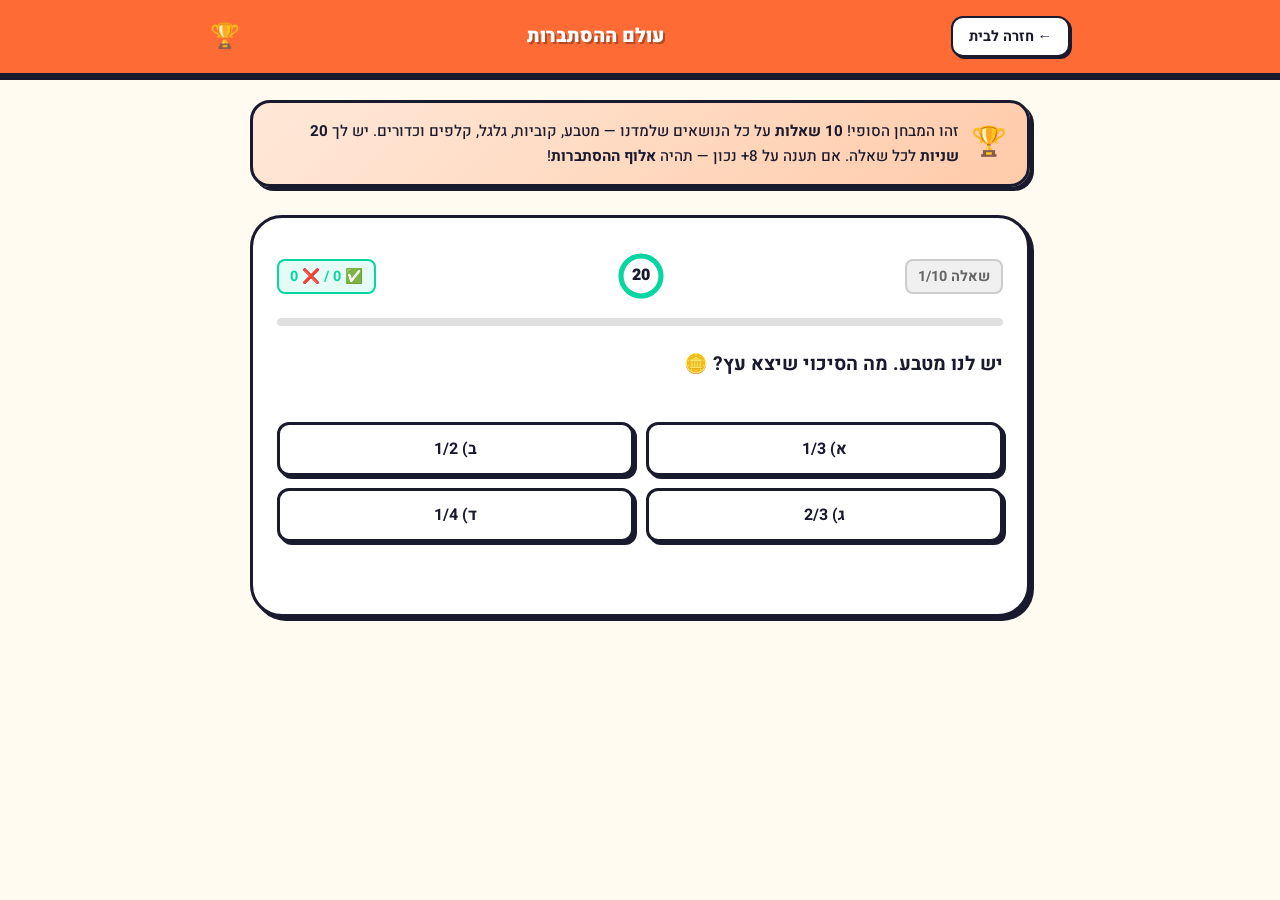
<file: modules/06-quiz.html>
<!DOCTYPE html>
<html dir="rtl" lang="he">
<head>
  <meta charset="UTF-8" />
  <meta name="viewport" content="width=device-width, initial-scale=1.0" />
  <meta name="description" content="אלוף ההסתברות — המבחן הסופי עם 10 שאלות על כל הנושאים לילדים בגילאי 10-12" />
  <title>אלוף ההסתברות 🏆 — עולם ההסתברות</title>
  <link rel="preconnect" href="https://fonts.googleapis.com" />
  <link rel="preconnect" href="https://fonts.gstatic.com" crossorigin />
  <link href="https://fonts.googleapis.com/css2?family=Heebo:wght@400;700;900&display=swap" rel="stylesheet" />
  <link rel="stylesheet" href="../css/style.css" />
  <link rel="stylesheet" href="../css/animations.css" />
  <style>
    .module-main { max-width: 820px; margin: 0 auto; padding: 1.5rem 1.25rem 3rem; }

    .teaching-box {
      background: linear-gradient(135deg, #ffe8d8, #ffcbaa);
      border: 3px solid var(--color-dark);
      border-radius: var(--radius-lg);
      box-shadow: var(--shadow-fun);
      padding: 1rem 1.25rem;
      margin-bottom: 1.75rem;
      display: flex;
      gap: 0.75rem;
      align-items: flex-start;
    }
    .teaching-icon { font-size: 1.8rem; flex-shrink: 0; }
    .teaching-text { font-size: 0.95rem; line-height: 1.6; font-weight: 500; }

    /* ── QUIZ CARD ── */
    .quiz-card {
      background: white;
      border: 3px solid var(--color-dark);
      border-radius: var(--radius-xl);
      box-shadow: var(--shadow-fun);
      padding: 2rem 1.5rem;
      margin-bottom: 1.75rem;
      position: relative;
      overflow: hidden;
    }

    /* Flash overlay */
    .quiz-card::after {
      content: '';
      position: absolute;
      inset: 0;
      pointer-events: none;
      border-radius: var(--radius-xl);
      opacity: 0;
      transition: opacity 0.1s;
    }
    .quiz-card.flash-correct::after {
      background: rgba(6, 214, 160, 0.28);
      opacity: 1;
      animation: successFlash 0.6s ease forwards;
    }
    .quiz-card.flash-wrong::after {
      background: rgba(239, 71, 111, 0.28);
      opacity: 1;
      animation: errorFlash 0.6s ease forwards;
    }

    /* Progress + timer row */
    .quiz-header-row {
      display: flex;
      align-items: center;
      justify-content: space-between;
      margin-bottom: 1rem;
      gap: 0.75rem;
    }

    .q-number {
      font-size: 0.9rem;
      font-weight: 700;
      color: #666;
      background: #f0f0f0;
      border: 2px solid #ccc;
      border-radius: var(--radius-sm);
      padding: 0.25rem 0.7rem;
    }

    .score-display {
      font-size: 0.9rem;
      font-weight: 700;
      color: var(--color-accent-3);
      background: rgba(6, 214, 160, 0.1);
      border: 2px solid var(--color-accent-3);
      border-radius: var(--radius-sm);
      padding: 0.25rem 0.7rem;
    }

    /* Timer */
    .timer-ring-wrap {
      position: relative;
      width: 52px;
      height: 52px;
      flex-shrink: 0;
    }
    .timer-ring {
      transform: rotate(-90deg);
      width: 52px;
      height: 52px;
    }
    .timer-ring-bg { fill: none; stroke: #e0e0e0; stroke-width: 5; }
    .timer-ring-fill {
      fill: none;
      stroke: var(--color-accent-3);
      stroke-width: 5;
      stroke-linecap: round;
      stroke-dasharray: 126;
      stroke-dashoffset: 0;
      transition: stroke-dashoffset 1s linear, stroke 0.5s;
    }
    .timer-ring-fill.urgent { stroke: var(--color-accent-4); }
    .timer-number {
      position: absolute;
      inset: 0;
      display: flex;
      align-items: center;
      justify-content: center;
      font-size: 1rem;
      font-weight: 900;
    }

    /* Progress bar */
    .quiz-progress-track {
      height: 8px;
      background: #e0e0e0;
      border-radius: 4px;
      margin-bottom: 1.5rem;
      overflow: hidden;
    }
    .quiz-progress-fill {
      height: 100%;
      background: linear-gradient(90deg, var(--color-accent-3), var(--color-secondary));
      border-radius: 4px;
      transition: width 0.4s ease;
    }

    /* Question text */
    .question-text {
      font-size: 1.2rem;
      font-weight: 700;
      line-height: 1.55;
      margin-bottom: 1.5rem;
      color: var(--color-dark);
      min-height: 3rem;
    }
    .question-emoji {
      font-size: 1.5rem;
      margin-left: 0.4rem;
    }

    /* Options */
    .options-grid {
      display: grid;
      grid-template-columns: 1fr 1fr;
      gap: 0.75rem;
    }
    @media (max-width: 500px) {
      .options-grid { grid-template-columns: 1fr; }
    }

    .option-btn {
      background: white;
      border: 3px solid var(--color-dark);
      border-radius: var(--radius-md);
      box-shadow: 3px 3px 0 var(--color-dark);
      padding: 0.75rem 1rem;
      font-size: 1rem;
      font-weight: 700;
      cursor: pointer;
      text-align: center;
      transition: transform 0.12s, box-shadow 0.12s, background 0.15s;
      font-family: var(--font-main);
      color: var(--color-dark);
      position: relative;
      overflow: hidden;
    }
    .option-btn:hover:not(:disabled) {
      transform: translateY(-3px) translateX(-1px);
      box-shadow: 4px 4px 0 var(--color-dark);
      background: #fafafa;
    }
    .option-btn:active:not(:disabled) {
      transform: translateY(1px);
      box-shadow: 1px 1px 0 var(--color-dark);
    }
    .option-btn:disabled { cursor: default; }
    .option-btn.correct {
      background: #06D6A0;
      border-color: #04a578;
      animation: bounceIn 0.4s cubic-bezier(0.34,1.56,0.64,1) both;
    }
    .option-btn.wrong {
      background: #EF476F;
      color: white;
      border-color: #c02850;
      animation: shake 0.4s cubic-bezier(.36,.07,.19,.97) both;
    }

    /* Feedback */
    .answer-feedback {
      margin-top: 1rem;
      font-size: 1rem;
      font-weight: 700;
      min-height: 1.5rem;
      line-height: 1.5;
    }
    .answer-feedback.correct { color: #04a578; }
    .answer-feedback.wrong   { color: #c02850; }

    /* Timeout indicator */
    .timeout-badge {
      display: none;
      background: #EF476F;
      color: white;
      font-weight: 900;
      font-size: 0.85rem;
      padding: 0.2rem 0.75rem;
      border-radius: var(--radius-sm);
      margin-top: 0.5rem;
      text-align: center;
    }
    .timeout-badge.show { display: block; animation: bounceIn 0.3s both; }

    /* ── RESULTS SCREEN ── */
    .results-screen {
      display: none;
      text-align: center;
      padding: 1rem 0 2rem;
    }
    .results-screen.show { display: block; animation: fadeIn 0.5s ease both; }

    .trophy-emoji {
      font-size: 5rem;
      display: block;
      margin-bottom: 0.75rem;
      animation: float 2s ease-in-out infinite;
    }

    /* Certificate */
    .certificate {
      background: linear-gradient(135deg, #fff8d6, #ffe8a0);
      border: 4px solid var(--color-dark);
      border-radius: var(--radius-xl);
      box-shadow: 8px 8px 0 var(--color-dark);
      padding: 2.5rem 2rem;
      margin: 1.5rem auto;
      max-width: 420px;
      position: relative;
      overflow: hidden;
    }
    .cert-bg {
      position: absolute;
      inset: 0;
      opacity: 0.06;
      font-size: 8rem;
      display: flex;
      align-items: center;
      justify-content: center;
      pointer-events: none;
    }
    .cert-title {
      font-size: 2rem;
      font-weight: 900;
      color: var(--color-primary);
      text-shadow: 2px 2px 0 rgba(255,107,53,0.2);
      margin-bottom: 0.5rem;
      position: relative;
    }
    .cert-subtitle {
      font-size: 1.1rem;
      font-weight: 700;
      color: #555;
      margin-bottom: 1.25rem;
      position: relative;
    }
    .cert-name {
      font-size: 1.8rem;
      font-weight: 900;
      color: var(--color-dark);
      margin-bottom: 0.5rem;
      position: relative;
    }
    .cert-stars {
      font-size: 2.5rem;
      letter-spacing: 0.3rem;
      margin-bottom: 1rem;
      position: relative;
    }
    .cert-score {
      font-size: 3rem;
      font-weight: 900;
      color: var(--color-accent-2);
      position: relative;
    }
    .cert-score-label {
      font-size: 0.9rem;
      color: #777;
      font-weight: 700;
      position: relative;
    }
    .cert-divider {
      width: 80%;
      height: 3px;
      background: linear-gradient(90deg, transparent, var(--color-primary), transparent);
      margin: 1rem auto;
    }

    /* Score breakdown */
    .score-breakdown {
      display: flex;
      gap: 0.5rem;
      flex-wrap: wrap;
      justify-content: center;
      margin: 1rem 0;
    }
    .score-pill {
      padding: 0.3rem 0.7rem;
      border-radius: var(--radius-sm);
      font-size: 0.8rem;
      font-weight: 700;
      border: 2px solid var(--color-dark);
    }
    .score-pill.right { background: #c8f7e4; }
    .score-pill.wrong { background: #ffd0d9; }
    .score-pill.skip  { background: #f0f0f0; }

    .btn-finish-quiz {
      background: linear-gradient(135deg, #FFD166, #FF6B35);
      color: white;
      font-size: 1.3rem;
      font-weight: 900;
      padding: 1rem 2.5rem;
      border-radius: var(--radius-xl);
      border: 3px solid var(--color-dark);
      box-shadow: var(--shadow-fun);
      cursor: pointer;
      transition: transform 0.15s, box-shadow 0.15s;
      font-family: var(--font-main);
      margin-top: 1.25rem;
      text-shadow: 1px 1px 0 rgba(0,0,0,0.2);
    }
    .btn-finish-quiz:hover { transform: translateY(-3px) scale(1.03); box-shadow: var(--shadow-fun-hover); }

    .btn-retry {
      background: white;
      color: var(--color-dark);
      font-size: 1rem;
      font-weight: 900;
      padding: 0.7rem 1.8rem;
      border-radius: var(--radius-lg);
      border: 3px solid var(--color-dark);
      box-shadow: var(--shadow-fun);
      cursor: pointer;
      transition: transform 0.15s;
      font-family: var(--font-main);
      margin-top: 0.75rem;
    }
    .btn-retry:hover { transform: translateY(-2px); }

    .confetti-wrap { position: fixed; inset: 0; pointer-events: none; z-index: 900; overflow: hidden; }
  </style>
</head>
<body>

<header class="module-header">
  <div class="module-header-inner">
    <a href="../index.html" class="back-btn">← חזרה לבית</a>
    <span style="font-size:1.2rem;font-weight:900;color:white;text-shadow:2px 2px 0 rgba(0,0,0,0.3);">עולם ההסתברות</span>
    <span style="font-size:1.5rem;">🏆</span>
  </div>
</header>

<main class="module-main">

  <div class="teaching-box">
    <span class="teaching-icon">🏆</span>
    <p class="teaching-text">
      זהו המבחן הסופי! <strong>10 שאלות</strong> על כל הנושאים שלמדנו — מטבע, קוביות, גלגל, קלפים וכדורים.
      יש לך <strong>20 שניות</strong> לכל שאלה. אם תענה על 8+ נכון — תהיה <strong>אלוף ההסתברות</strong>!
    </p>
  </div>

  <!-- Quiz card -->
  <div class="quiz-card" id="quizCard">
    <div class="quiz-header-row">
      <div class="q-number" id="qNumber">שאלה 1/10</div>
      <div class="timer-ring-wrap">
        <svg class="timer-ring" viewBox="0 0 52 52">
          <circle class="timer-ring-bg" cx="26" cy="26" r="20"/>
          <circle class="timer-ring-fill" id="timerRing" cx="26" cy="26" r="20"/>
        </svg>
        <div class="timer-number" id="timerNum">20</div>
      </div>
      <div class="score-display" id="scoreDisplay">✅ 0 / ❌ 0</div>
    </div>

    <div class="quiz-progress-track">
      <div class="quiz-progress-fill" id="progressFill" style="width:0%"></div>
    </div>

    <div class="question-text" id="questionText">טוען...</div>
    <div class="options-grid" id="optionsGrid"></div>
    <div class="answer-feedback" id="answerFeedback"></div>
    <div class="timeout-badge" id="timeoutBadge">⏰ הזמן נגמר!</div>
  </div>

  <!-- Results screen (hidden initially) -->
  <div class="results-screen" id="resultsScreen">
    <span class="trophy-emoji" id="trophyEmoji">🏆</span>

    <div class="certificate" id="certificate">
      <div class="cert-bg">🎓</div>
      <div class="cert-title">תעודת אלוף!</div>
      <div class="cert-subtitle">בגאון הושלם מבחן ההסתברות</div>
      <div class="cert-divider"></div>
      <div class="cert-name">אלוף ההסתברות!</div>
      <div class="cert-stars" id="certStars">⭐⭐⭐</div>
      <div class="cert-score" id="certScore">10/10</div>
      <div class="cert-score-label">תשובות נכונות</div>
      <div class="cert-divider"></div>
      <div style="font-size:0.85rem;color:#777;margin-top:0.5rem;position:relative;">
        עולם ההסתברות | 2025
      </div>
    </div>

    <div class="score-breakdown" id="scoreBreakdown"></div>

    <div>
      <button class="btn-finish-quiz" onclick="finishModule()">🏠 חזרה לתפריט הראשי!</button>
      <br>
      <button class="btn-retry" onclick="restartQuiz()">↺ נסה שוב</button>
    </div>
  </div>

</main>

<div class="confetti-wrap" id="confettiWrap"></div>

<script src="../js/utils.js"></script>
<script src="../js/app.js"></script>
<script>
  /* ── QUESTIONS ── */
  const QUESTIONS = [
    {
      q: 'יש לנו מטבע. מה הסיכוי שיצא עץ? 🪙',
      opts: ['א) 1/3', 'ב) 1/2', 'ג) 2/3', 'ד) 1/4'],
      correct: 1,
      exp: 'נכון! מטבע הוגן — שתי תוצאות, P(עץ) = 1/2 = 50%'
    },
    {
      q: 'בקוביה רגילה, מה הסיכוי שיצא מספר זוגי? 🎲',
      opts: ['א) 1/6', 'ב) 1/3', 'ג) 1/2', 'ד) 2/3'],
      correct: 2,
      exp: 'נכון! מספרים זוגיים: 2, 4, 6 — שלושה מתוך שישה. P(זוגי) = 3/6 = 1/2'
    },
    {
      q: 'בשקית יש 4 אדומות ו-6 כחולות. מה P(אדומה)? 🎒',
      opts: ['א) 4/6', 'ב) 4/10 = 2/5', 'ג) 1/4', 'ד) 6/10'],
      correct: 1,
      exp: 'נכון! 4 אדומות מתוך 10 כולל. P(אדומה) = 4/10 = 2/5 = 40%'
    },
    {
      q: 'מה ההשלמה של אירוע שסיכויו 0.3? 💡',
      opts: ['א) 0.3', 'ב) 0.4', 'ג) 0.7', 'ד) 1.3'],
      correct: 2,
      exp: 'נכון! P(לא מתרחש) = 1 − P(מתרחש) = 1 − 0.3 = 0.7'
    },
    {
      q: 'בחפיסת קלפים, מה P(קלף תמונה = J, Q, K)? ♠️',
      opts: ['א) 3/52', 'ב) 12/52 = 3/13', 'ג) 4/52', 'ד) 1/4'],
      correct: 1,
      exp: 'נכון! 4 צבאות × 3 קלפי תמונה = 12. P(תמונה) = 12/52 = 3/13 ≈ 23%'
    },
    {
      q: 'מה P(1 או 2) בזריקת קוביה? 🎲',
      opts: ['א) 1/6', 'ב) 2/6 = 1/3', 'ג) 1/2', 'ד) 2/3'],
      correct: 1,
      exp: 'נכון! שתי תוצאות טובות (1 ו-2) מתוך שש. P(1 או 2) = 2/6 = 1/3 ≈ 33%'
    },
    {
      q: 'בשקית: 2 אדום, 3 ירוק, 5 כחול. מה P(לא כחול)? 🎒',
      opts: ['א) 5/10', 'ב) 2/10', 'ג) 3/10', 'ד) 5/10 = 1/2'],
      correct: 0,
      exp: 'נכון! לא כחול = אדום + ירוק = 2+3 = 5. P(לא כחול) = 5/10 = 1/2'
    },
    {
      q: 'מטילים מטבע פעמיים. כמה תוצאות שונות אפשריות? 🪙🪙',
      opts: ['א) 2', 'ב) 3', 'ג) 4', 'ד) 6'],
      correct: 2,
      exp: 'נכון! עץ-עץ, עץ-פלי, פלי-עץ, פלי-פלי — 4 תוצאות. בכלל: 2² = 4'
    },
    {
      q: 'P(עץ) = 0.4. מה P(פלי)? 🪙',
      opts: ['א) 0.4', 'ב) 0.5', 'ג) 0.6', 'ד) 1.4'],
      correct: 2,
      exp: 'נכון! P(עץ) + P(פלי) = 1. לכן P(פלי) = 1 − 0.4 = 0.6'
    },
    {
      q: 'מה הסיכוי לזרוק 6 בקוביה 3 פעמים ברציפות? 🎲🎲🎲',
      opts: ['א) 3/6 = 1/2', 'ב) 1/36', 'ג) 1/216', 'ד) 1/18'],
      correct: 2,
      exp: 'נכון! (1/6) × (1/6) × (1/6) = 1/216 ≈ 0.46%. אירועים בלתי תלויים מוכפלים!'
    },
  ];

  /* ── STATE ── */
  let currentQ = 0;
  let correctCount = 0;
  let wrongCount = 0;
  let results = [];   // 'correct' | 'wrong' | 'timeout'
  let timerInterval = null;
  let timeLeft = 20;
  let questionActive = false;
  let TIMER_DURATION = 20;
  const CIRCUMFERENCE = 2 * Math.PI * 20; // ≈ 125.66

  /* ── QUIZ ENGINE ── */
  function startQuiz() {
    currentQ = 0;
    correctCount = 0;
    wrongCount = 0;
    results = [];
    document.getElementById('quizCard').style.display = 'block';
    document.getElementById('resultsScreen').classList.remove('show');
    loadQuestion(0);
  }

  function loadQuestion(idx) {
    if (idx >= QUESTIONS.length) {
      endQuiz();
      return;
    }
    const q = QUESTIONS[idx];
    questionActive = true;

    // Update header
    document.getElementById('qNumber').textContent = `שאלה ${idx + 1}/10`;
    document.getElementById('scoreDisplay').textContent = `✅ ${correctCount} / ❌ ${wrongCount}`;
    document.getElementById('progressFill').style.width = `${(idx / 10) * 100}%`;

    // Question text
    document.getElementById('questionText').textContent = q.q;
    document.getElementById('answerFeedback').textContent = '';
    document.getElementById('answerFeedback').className = 'answer-feedback';
    document.getElementById('timeoutBadge').className = 'timeout-badge';

    // Remove card flash
    const card = document.getElementById('quizCard');
    card.className = 'quiz-card';

    // Options
    const grid = document.getElementById('optionsGrid');
    grid.innerHTML = '';
    q.opts.forEach((opt, i) => {
      const btn = document.createElement('button');
      btn.className = 'option-btn';
      btn.textContent = opt;
      btn.onclick = () => answerQuestion(i, btn, q);
      grid.appendChild(btn);
    });

    // Start timer
    startTimer();

    // Animate question in
    document.getElementById('questionText').classList.add('anim-fade-in-up');
    setTimeout(() => document.getElementById('questionText').classList.remove('anim-fade-in-up'), 500);
  }

  function startTimer() {
    clearInterval(timerInterval);
    timeLeft = TIMER_DURATION;
    updateTimerDisplay();
    timerInterval = setInterval(() => {
      timeLeft--;
      updateTimerDisplay();
      if (timeLeft <= 0) {
        clearInterval(timerInterval);
        onTimeout();
      }
    }, 1000);
  }

  function updateTimerDisplay() {
    const numEl = document.getElementById('timerNum');
    const ringEl = document.getElementById('timerRing');
    numEl.textContent = timeLeft;

    const progress = timeLeft / TIMER_DURATION;
    const offset = CIRCUMFERENCE * (1 - progress);
    ringEl.style.strokeDashoffset = offset;
    ringEl.style.strokeDasharray = CIRCUMFERENCE;

    if (timeLeft <= 7) {
      ringEl.classList.add('urgent');
      numEl.style.color = '#EF476F';
      if (timeLeft <= 5) ProbabilityUtils.playSound('tick');
    } else {
      ringEl.classList.remove('urgent');
      numEl.style.color = '';
    }
  }

  function onTimeout() {
    if (!questionActive) return;
    questionActive = false;
    ProbabilityUtils.playSound('wrong');

    const q = QUESTIONS[currentQ];
    const grid = document.getElementById('optionsGrid');
    grid.querySelectorAll('.option-btn').forEach(b => b.disabled = true);
    grid.querySelectorAll('.option-btn')[q.correct].classList.add('correct');

    document.getElementById('timeoutBadge').className = 'timeout-badge show';
    document.getElementById('answerFeedback').textContent = `⏰ הזמן נגמר! התשובה הנכונה: ${q.opts[q.correct]}`;
    document.getElementById('answerFeedback').className = 'answer-feedback wrong';

    wrongCount++;
    results.push('timeout');
    document.getElementById('quizCard').classList.add('flash-wrong');

    setTimeout(() => {
      document.getElementById('quizCard').classList.remove('flash-wrong');
      currentQ++;
      loadQuestion(currentQ);
    }, 2200);
  }

  function answerQuestion(chosen, btn, q) {
    if (!questionActive) return;
    questionActive = false;
    clearInterval(timerInterval);

    const grid = document.getElementById('optionsGrid');
    grid.querySelectorAll('.option-btn').forEach(b => b.disabled = true);

    const fb = document.getElementById('answerFeedback');
    const card = document.getElementById('quizCard');

    if (chosen === q.correct) {
      btn.classList.add('correct');
      correctCount++;
      results.push('correct');
      fb.textContent = `✅ ${q.exp}`;
      fb.className = 'answer-feedback correct';
      ProbabilityUtils.playSound('correct');
      card.classList.add('flash-correct');
    } else {
      btn.classList.add('wrong');
      grid.querySelectorAll('.option-btn')[q.correct].classList.add('correct');
      wrongCount++;
      results.push('wrong');
      fb.textContent = `❌ ${q.exp}`;
      fb.className = 'answer-feedback wrong';
      ProbabilityUtils.playSound('wrong');
      card.classList.add('flash-wrong');
    }

    document.getElementById('scoreDisplay').textContent = `✅ ${correctCount} / ❌ ${wrongCount}`;

    setTimeout(() => {
      card.classList.remove('flash-correct', 'flash-wrong');
      currentQ++;
      loadQuestion(currentQ);
    }, 2000);
  }

  /* ── END QUIZ ── */
  function endQuiz() {
    clearInterval(timerInterval);
    document.getElementById('quizCard').style.display = 'none';
    document.getElementById('resultsScreen').classList.add('show');

    // Stars
    let stars;
    if (correctCount >= 8) stars = 3;
    else if (correctCount >= 5) stars = 2;
    else { stars = 1; }

    // Certificate
    document.getElementById('certStars').textContent = '⭐'.repeat(stars);
    document.getElementById('certScore').textContent = `${correctCount}/10`;

    // Trophy
    const trophies = ['🥉', '🥈', '🥇'];
    document.getElementById('trophyEmoji').textContent = trophies[stars - 1];

    // Score breakdown
    const breakdown = document.getElementById('scoreBreakdown');
    breakdown.innerHTML = '';
    results.forEach((r, i) => {
      const pill = document.createElement('div');
      let cls, txt;
      if (r === 'correct') { cls = 'right'; txt = `✅ ${i + 1}`; }
      else if (r === 'wrong') { cls = 'wrong'; txt = `❌ ${i + 1}`; }
      else { cls = 'skip'; txt = `⏰ ${i + 1}`; }
      pill.className = `score-pill ${cls}`;
      pill.textContent = txt;
      breakdown.appendChild(pill);
    });

    // Sounds and confetti
    if (stars === 3) {
      ProbabilityUtils.playSound('complete');
      ProbabilityUtils.launchConfetti(document.getElementById('confettiWrap'), 100);
    } else if (stars === 2) {
      ProbabilityUtils.playSound('correct');
      ProbabilityUtils.launchConfetti(document.getElementById('confettiWrap'), 50);
    } else {
      ProbabilityUtils.playSound('correct');
    }

    // Save progress
    const xp = correctCount * 15 + stars * 30;
    localStorage.setItem('prob-module-6', JSON.stringify({
      stars, completed: true, xp,
      score: correctCount, total: 10
    }));
    if (window.ProbabilityApp?.completeModule) window.ProbabilityApp.completeModule('06-quiz', stars);
  }

  function restartQuiz() {
    startQuiz();
  }

  function finishModule() {
    ProbabilityUtils.showToast('חוזרים לתפריט הראשי!', 'success', 2000);
    setTimeout(() => { window.location.href = '../index.html'; }, 1800);
  }

  /* ── INIT ── */
  startQuiz();
</script>
</body>
</html>
</file>
<file: css/style.css>
/* ============================================================
   עולם ההסתברות — Main Stylesheet
   RTL Hebrew Educational Game UI
   ============================================================ */

/* ── CSS CUSTOM PROPERTIES ── */
:root {
  --color-primary:   #FF6B35;
  --color-secondary: #4ECDC4;
  --color-bg:        #FFFBF0;
  --color-accent-1:  #FFD166;
  --color-accent-2:  #845EC2;
  --color-accent-3:  #06D6A0;
  --color-accent-4:  #EF476F;
  --color-dark:      #1A1A2E;
  --color-white:     #FFFFFF;

  --radius-sm:  8px;
  --radius-md:  12px;
  --radius-lg:  20px;
  --radius-xl:  32px;

  --shadow-fun:       4px 4px 0px var(--color-dark);
  --shadow-fun-hover: 6px 6px 0px var(--color-dark);
  --shadow-inset:     inset 2px 2px 0px rgba(0,0,0,0.15);

  --font-main: 'Heebo', 'Arial Hebrew', Arial, sans-serif;

  --world-1: #FFD166;
  --world-2: #EF476F;
  --world-3: #06D6A0;
  --world-4: #4ECDC4;
  --world-5: #845EC2;
  --world-6: #FF6B35;

  --transition-fast:   0.15s ease;
  --transition-normal: 0.25s ease;
  --transition-slow:   0.4s ease;

  --border-width: 3px;
  --border-color: var(--color-dark);
}

/* ── RTL + GLOBAL RESET ── */
*,
*::before,
*::after {
  box-sizing: border-box;
  margin: 0;
  padding: 0;
}

html {
  direction: rtl;
  scroll-behavior: smooth;
  font-size: 16px;
}

body {
  font-family: var(--font-main);
  background-color: var(--color-bg);
  color: var(--color-dark);
  line-height: 1.6;
  min-height: 100vh;
  overflow-x: hidden;
  -webkit-font-smoothing: antialiased;
}

img, svg {
  display: block;
  max-width: 100%;
}

a {
  color: inherit;
  text-decoration: none;
}

ul, ol {
  list-style: none;
}

button {
  cursor: pointer;
  font-family: var(--font-main);
  border: none;
  background: none;
}

/* ── LAYOUT UTILITIES ── */
.container {
  width: 100%;
  max-width: 1100px;
  margin-inline: auto;
  padding-inline: 1.25rem;
}

/* ── SITE HEADER ── */
.site-header {
  position: sticky;
  top: 0;
  z-index: 100;
  background: var(--color-primary);
  border-bottom: var(--border-width) solid var(--color-dark);
  box-shadow: 0 4px 0 var(--color-dark);
}

.header-inner {
  display: flex;
  align-items: center;
  justify-content: space-between;
  max-width: 1100px;
  margin-inline: auto;
  padding: 0.75rem 1.25rem;
  gap: 1rem;
}

.site-logo {
  display: flex;
  align-items: center;
  gap: 0.5rem;
}

.logo-icon {
  font-size: 2rem;
  line-height: 1;
  animation: wiggle 3s ease-in-out infinite;
}

.logo-text {
  font-size: 1.4rem;
  font-weight: 900;
  color: var(--color-white);
  text-shadow: 2px 2px 0 var(--color-dark);
  white-space: nowrap;
}

.header-stats {
  display: flex;
  align-items: center;
  gap: 0.75rem;
  flex-wrap: wrap;
}

.xp-display,
.stars-total {
  display: flex;
  align-items: center;
  gap: 0.3rem;
  background: var(--color-white);
  border: var(--border-width) solid var(--color-dark);
  border-radius: var(--radius-lg);
  padding: 0.3rem 0.75rem;
  box-shadow: 2px 2px 0 var(--color-dark);
  font-weight: 700;
  font-size: 1rem;
}

.xp-icon { font-size: 1.1rem; }

.xp-value {
  color: var(--color-primary);
  font-size: 1.1rem;
  font-weight: 900;
  min-width: 2ch;
  transition: color var(--transition-fast);
}

.xp-label {
  color: var(--color-dark);
  font-size: 0.8rem;
}

.star {
  color: #ccc;
  font-size: 1.2rem;
  transition: color var(--transition-normal), transform var(--transition-normal);
}

.star.filled,
.star[data-filled="true"] {
  color: var(--color-accent-1);
  text-shadow: 0 0 6px rgba(255,209,102,0.7);
}

.stars-count {
  font-weight: 900;
  color: var(--color-accent-2);
  font-size: 1.1rem;
}

.stars-max {
  color: #888;
  font-size: 0.85rem;
}

/* ── HERO SECTION ── */
.hero {
  background: linear-gradient(135deg, #fff8e7 0%, #ffe8d6 50%, #e8f8ff 100%);
  border-bottom: var(--border-width) solid var(--color-dark);
  padding: 3rem 0 2.5rem;
  overflow: hidden;
  position: relative;
}

.hero::before {
  content: '';
  position: absolute;
  inset: 0;
  background-image:
    radial-gradient(circle at 20% 50%, rgba(255,107,53,0.08) 0%, transparent 50%),
    radial-gradient(circle at 80% 20%, rgba(78,205,196,0.1) 0%, transparent 40%);
  pointer-events: none;
}

.hero-inner {
  display: flex;
  align-items: center;
  justify-content: space-between;
  max-width: 1100px;
  margin-inline: auto;
  padding-inline: 1.25rem;
  gap: 2rem;
  position: relative;
  z-index: 1;
}

.hero-text {
  flex: 1;
  max-width: 600px;
}

.hero-title {
  font-size: clamp(1.8rem, 5vw, 3rem);
  font-weight: 900;
  line-height: 1.2;
  margin-bottom: 1rem;
}

.title-line-1 {
  display: block;
  color: var(--color-dark);
}

.title-line-2 {
  display: block;
  color: var(--color-primary);
  text-shadow: 3px 3px 0 rgba(255,107,53,0.2);
}

.hero-subtitle {
  font-size: 1.1rem;
  color: #555;
  margin-bottom: 1.5rem;
  max-width: 480px;
  line-height: 1.7;
}

.hero-badges {
  display: flex;
  flex-wrap: wrap;
  gap: 0.6rem;
}

.badge {
  display: inline-block;
  font-weight: 700;
  font-size: 0.9rem;
  padding: 0.35rem 0.85rem;
  border-radius: var(--radius-lg);
  border: 2px solid var(--color-dark);
  box-shadow: 2px 2px 0 var(--color-dark);
}

.badge-orange { background: var(--color-accent-1); color: var(--color-dark); }
.badge-teal   { background: var(--color-secondary); color: var(--color-dark); }
.badge-purple { background: var(--color-accent-2); color: var(--color-white); }

.hero-visual {
  position: relative;
  width: 180px;
  height: 180px;
  flex-shrink: 0;
}

.floating-emoji {
  position: absolute;
  font-size: 2.5rem;
  user-select: none;
  animation: float 3s ease-in-out infinite;
}

.float-1 { top: 0;    right: 20%; animation-delay: 0s;    font-size: 2.8rem; }
.float-2 { top: 30%;  right: 60%; animation-delay: 0.6s;  font-size: 2.2rem; }
.float-3 { top: 55%;  right: 10%; animation-delay: 1.2s;  font-size: 2.5rem; }
.float-4 { top: 10%;  right: 85%; animation-delay: 1.8s;  font-size: 2rem; }
.float-5 { bottom: 0; right: 40%; animation-delay: 0.9s;  font-size: 2.4rem; }

/* ── OVERALL PROGRESS SECTION ── */
.overall-progress {
  background: var(--color-white);
  border-bottom: var(--border-width) solid var(--color-dark);
  padding: 1.5rem 0;
}

.progress-header {
  display: flex;
  align-items: center;
  justify-content: space-between;
  margin-bottom: 0.75rem;
}

.progress-title {
  font-size: 1.1rem;
  font-weight: 700;
  color: var(--color-dark);
}

.progress-fraction {
  font-size: 0.9rem;
  font-weight: 700;
  color: var(--color-accent-2);
  background: rgba(132,94,194,0.1);
  padding: 0.2rem 0.6rem;
  border-radius: var(--radius-sm);
}

.progress-bar-track {
  position: relative;
  background: #e8e8e8;
  border: var(--border-width) solid var(--color-dark);
  border-radius: var(--radius-lg);
  height: 28px;
  overflow: hidden;
  box-shadow: var(--shadow-fun);
}

.progress-bar-fill {
  height: 100%;
  background: linear-gradient(90deg, var(--color-accent-3), var(--color-secondary));
  border-radius: var(--radius-lg);
  transition: width 0.6s cubic-bezier(0.34, 1.56, 0.64, 1);
  position: relative;
}

.progress-bar-fill::after {
  content: '';
  position: absolute;
  top: 4px;
  right: 8px;
  left: 8px;
  height: 6px;
  background: rgba(255,255,255,0.4);
  border-radius: 3px;
}

.progress-bar-label {
  position: absolute;
  top: 50%;
  left: 50%;
  transform: translate(-50%, -50%);
  font-weight: 700;
  font-size: 0.85rem;
  color: var(--color-dark);
  mix-blend-mode: multiply;
  pointer-events: none;
}

/* ── MODULES SECTION ── */
.modules-section {
  padding: 2.5rem 0 3rem;
}

.section-title {
  font-size: 1.6rem;
  font-weight: 900;
  color: var(--color-dark);
  margin-bottom: 1.75rem;
  text-align: center;
}

/* ── MODULE CARDS GRID ── */
.modules-grid {
  display: grid;
  grid-template-columns: repeat(auto-fill, minmax(300px, 1fr));
  gap: 1.5rem;
}

/* ── MODULE CARD ── */
.module-card {
  position: relative;
  border: var(--border-width) solid var(--color-dark);
  border-radius: var(--radius-xl);
  box-shadow: var(--shadow-fun);
  overflow: hidden;
  display: flex;
  flex-direction: column;
  transition: transform var(--transition-normal), box-shadow var(--transition-normal);
  animation: bounceIn 0.5s cubic-bezier(0.34, 1.56, 0.64, 1) both;
}

.module-card:nth-child(1) { animation-delay: 0.05s; }
.module-card:nth-child(2) { animation-delay: 0.10s; }
.module-card:nth-child(3) { animation-delay: 0.15s; }
.module-card:nth-child(4) { animation-delay: 0.20s; }
.module-card:nth-child(5) { animation-delay: 0.25s; }
.module-card:nth-child(6) { animation-delay: 0.30s; }

.module-card:not(.locked):hover {
  transform: translateY(-4px) translateX(-2px);
  box-shadow: var(--shadow-fun-hover);
}

.module-card:not(.locked):focus-within {
  outline: 3px solid var(--color-accent-2);
  outline-offset: 3px;
}

/* World-specific backgrounds */
.world-1 { background: linear-gradient(145deg, #fff8d6, #ffe8a0); }
.world-2 { background: linear-gradient(145deg, #ffe0e8, #ffb3c6); }
.world-3 { background: linear-gradient(145deg, #d8fef0, #a8f5da); }
.world-4 { background: linear-gradient(145deg, #d8f5f5, #a0e8e8); }
.world-5 { background: linear-gradient(145deg, #ece0ff, #d4b8ff); }
.world-6 { background: linear-gradient(145deg, #ffe8d8, #ffcbaa); }

/* Card top area */
.card-top {
  display: flex;
  align-items: flex-start;
  justify-content: space-between;
  padding: 1.25rem 1.25rem 0.5rem;
}

.module-emoji {
  font-size: 3.5rem;
  line-height: 1;
  animation: float 4s ease-in-out infinite;
}

.module-card:nth-child(1) .module-emoji { animation-delay: 0.1s; }
.module-card:nth-child(2) .module-emoji { animation-delay: 0.5s; }
.module-card:nth-child(3) .module-emoji { animation-delay: 1.0s; }
.module-card:nth-child(4) .module-emoji { animation-delay: 1.5s; }
.module-card:nth-child(5) .module-emoji { animation-delay: 2.0s; }
.module-card:nth-child(6) .module-emoji { animation-delay: 2.5s; }

/* Stars in card */
.module-stars {
  display: flex;
  gap: 0.15rem;
  align-items: center;
}

.module-stars .star {
  font-size: 1.4rem;
}

/* Card body */
.card-body {
  flex: 1;
  padding: 0.25rem 1.25rem 0.75rem;
}

.module-title {
  font-size: 1.2rem;
  font-weight: 900;
  color: var(--color-dark);
  margin-bottom: 0.4rem;
}

.module-desc {
  font-size: 0.9rem;
  color: #444;
  line-height: 1.5;
}

/* Card footer */
.card-footer {
  display: flex;
  align-items: center;
  justify-content: space-between;
  padding: 0.75rem 1.25rem 1.25rem;
  gap: 0.75rem;
}

.module-tag {
  font-size: 0.75rem;
  font-weight: 700;
  background: rgba(255,255,255,0.7);
  border: 2px solid var(--color-dark);
  border-radius: var(--radius-sm);
  padding: 0.2rem 0.5rem;
  color: var(--color-dark);
}

/* ── BUTTONS ── */
.btn {
  display: inline-flex;
  align-items: center;
  gap: 0.4rem;
  font-family: var(--font-main);
  font-weight: 900;
  font-size: 1rem;
  padding: 0.6rem 1.2rem;
  border-radius: var(--radius-md);
  border: var(--border-width) solid var(--color-dark);
  box-shadow: var(--shadow-fun);
  cursor: pointer;
  transition:
    transform var(--transition-fast),
    box-shadow var(--transition-fast),
    background var(--transition-fast);
  position: relative;
  text-decoration: none;
  user-select: none;
  -webkit-tap-highlight-color: transparent;
}

.btn:hover {
  transform: translateY(-2px);
  box-shadow: var(--shadow-fun-hover);
}

.btn:active {
  transform: translateY(2px);
  box-shadow: 1px 1px 0 var(--color-dark);
}

.btn:focus-visible {
  outline: 3px solid var(--color-accent-2);
  outline-offset: 3px;
}

.btn-start {
  background: var(--color-primary);
  color: var(--color-white);
  min-width: 90px;
  justify-content: center;
}

.btn-start:hover {
  background: #e85a25;
}

.btn-arrow {
  font-size: 1rem;
  transition: transform var(--transition-fast);
}

.btn-start:hover .btn-arrow {
  transform: translateX(-3px);
}

.btn-celebrate {
  background: var(--color-accent-1);
  color: var(--color-dark);
  font-size: 1.1rem;
  padding: 0.75rem 2rem;
  border-radius: var(--radius-lg);
  margin-top: 1rem;
}

.btn-celebrate:hover {
  background: #ffc700;
}

/* ── LOCKED CARD OVERLAY ── */
.card-lock-overlay {
  display: none;
  position: absolute;
  inset: 0;
  background: rgba(26, 26, 46, 0.55);
  backdrop-filter: blur(3px);
  z-index: 10;
  border-radius: var(--radius-xl);
  flex-direction: column;
  align-items: center;
  justify-content: center;
  gap: 0.5rem;
}

.module-card.locked .card-lock-overlay {
  display: flex;
}

.module-card.locked {
  filter: grayscale(0.35);
  pointer-events: none;
}

.module-card.locked .btn-start {
  background: #999;
  cursor: not-allowed;
}

.lock-icon {
  font-size: 3rem;
  filter: drop-shadow(0 2px 4px rgba(0,0,0,0.5));
}

.lock-text {
  font-size: 0.9rem;
  font-weight: 700;
  color: var(--color-white);
  text-shadow: 1px 1px 3px rgba(0,0,0,0.8);
  text-align: center;
  padding-inline: 1rem;
}

/* ── CELEBRATION OVERLAY ── */
.celebration-overlay {
  display: none;
  position: fixed;
  inset: 0;
  z-index: 999;
  background: rgba(26, 26, 46, 0.75);
  align-items: center;
  justify-content: center;
  flex-direction: column;
}

.celebration-overlay.active {
  display: flex;
}

.celebration-content {
  position: relative;
  z-index: 10;
  background: var(--color-white);
  border: var(--border-width) solid var(--color-dark);
  border-radius: var(--radius-xl);
  box-shadow: 8px 8px 0 var(--color-dark);
  padding: 2.5rem 3rem;
  text-align: center;
  max-width: 380px;
  width: 90%;
  animation: bounceIn 0.5s cubic-bezier(0.34, 1.56, 0.64, 1) both;
}

.celebration-stars {
  font-size: 3rem;
  letter-spacing: 0.3rem;
  margin-bottom: 0.75rem;
  min-height: 3.5rem;
}

.celebration-text {
  font-size: 1.8rem;
  font-weight: 900;
  color: var(--color-primary);
  margin-bottom: 0.5rem;
}

.confetti-container {
  position: absolute;
  inset: 0;
  pointer-events: none;
  overflow: hidden;
}

.confetti-particle {
  position: absolute;
  width: 12px;
  height: 12px;
  border-radius: 2px;
  animation: confettiFall linear forwards;
}

/* ── SITE FOOTER ── */
.site-footer {
  background: var(--color-dark);
  color: var(--color-white);
  text-align: center;
  padding: 1.5rem 1.25rem;
  border-top: var(--border-width) solid var(--color-dark);
}

.footer-text {
  font-size: 1rem;
  font-weight: 700;
  margin-bottom: 0.3rem;
}

.footer-sub {
  font-size: 0.8rem;
  color: #aaa;
}

/* ── COMPLETED BADGE ON CARD ── */
.module-card.completed::after {
  content: '✓ הושלם';
  position: absolute;
  top: 0.75rem;
  left: 0.75rem;
  background: var(--color-accent-3);
  color: var(--color-dark);
  font-size: 0.75rem;
  font-weight: 700;
  padding: 0.2rem 0.5rem;
  border-radius: var(--radius-sm);
  border: 2px solid var(--color-dark);
  box-shadow: 1px 1px 0 var(--color-dark);
}

/* ── MODULE PAGE (shared styles for module pages) ── */
.module-header {
  background: var(--color-primary);
  color: var(--color-white);
  padding: 1rem 0;
  border-bottom: var(--border-width) solid var(--color-dark);
  box-shadow: 0 4px 0 var(--color-dark);
}

.module-header-inner {
  display: flex;
  align-items: center;
  justify-content: space-between;
  max-width: 900px;
  margin-inline: auto;
  padding-inline: 1.25rem;
  gap: 1rem;
}

.back-btn {
  background: var(--color-white);
  color: var(--color-dark);
  font-size: 0.9rem;
  padding: 0.45rem 1rem;
  border-radius: var(--radius-md);
  border: 2px solid var(--color-dark);
  box-shadow: 2px 2px 0 var(--color-dark);
  font-weight: 700;
  cursor: pointer;
  transition: transform var(--transition-fast), box-shadow var(--transition-fast);
  text-decoration: none;
  display: inline-flex;
  align-items: center;
  gap: 0.3rem;
}

.back-btn:hover {
  transform: translateY(-2px);
  box-shadow: 3px 3px 0 var(--color-dark);
}

.back-btn:active {
  transform: translateY(1px);
  box-shadow: 1px 1px 0 var(--color-dark);
}

/* ── RESPONSIVE ── */
@media (max-width: 768px) {
  .logo-text {
    font-size: 1.1rem;
  }

  .logo-icon {
    font-size: 1.5rem;
  }

  .hero {
    padding: 2rem 0 1.5rem;
  }

  .hero-inner {
    flex-direction: column;
    align-items: flex-start;
    gap: 1rem;
  }

  .hero-visual {
    display: none;
  }

  .hero-title {
    font-size: 1.6rem;
  }

  .hero-subtitle {
    font-size: 0.95rem;
  }

  .modules-grid {
    grid-template-columns: 1fr;
  }

  .section-title {
    font-size: 1.3rem;
  }

  .header-stats {
    gap: 0.4rem;
  }

  .xp-display,
  .stars-total {
    padding: 0.25rem 0.5rem;
    font-size: 0.9rem;
  }
}

@media (max-width: 480px) {
  .hero-title {
    font-size: 1.4rem;
  }

  .hero-badges {
    gap: 0.4rem;
  }

  .badge {
    font-size: 0.8rem;
    padding: 0.25rem 0.6rem;
  }

  .logo-text {
    font-size: 1rem;
  }

  .module-card {
    border-radius: var(--radius-lg);
  }

  .card-lock-overlay {
    border-radius: var(--radius-lg);
  }

  .btn-start {
    min-width: 80px;
    font-size: 0.9rem;
    padding: 0.5rem 0.9rem;
  }
}

@media (min-width: 600px) and (max-width: 900px) {
  .modules-grid {
    grid-template-columns: repeat(2, 1fr);
  }
}

/* ── SCROLL SNAP HINT FOR MOBILE ── */
@media (max-width: 600px) {
  .modules-grid {
    padding-bottom: 0.5rem;
  }
}

/* ── HIGH CONTRAST / REDUCED MOTION ── */
@media (prefers-reduced-motion: reduce) {
  *,
  *::before,
  *::after {
    animation-duration: 0.01ms !important;
    animation-iteration-count: 1 !important;
    transition-duration: 0.01ms !important;
  }
}

/* ── FOCUS STYLES ── */
:focus-visible {
  outline: 3px solid var(--color-accent-2);
  outline-offset: 3px;
}

/* ── SELECTION ── */
::selection {
  background: var(--color-accent-1);
  color: var(--color-dark);
}

.open-lesson-links {
  display: flex;
  flex-wrap: wrap;
  gap: 10px;
  justify-content: center;
  margin: 16px auto 0;
}

.open-lesson-links a {
  display: inline-flex;
  align-items: center;
  justify-content: center;
  min-height: 38px;
  padding: 8px 12px;
  border: 1px solid #d9dee8;
  border-radius: 10px;
  background: #fff;
  color: #2266d2;
  font-weight: 800;
  text-decoration: none;
}
</file>
<file: css/animations.css>
/* ============================================================
   עולם ההסתברות — Animations Stylesheet
   All keyframes and animation utilities
   ============================================================ */

/* ── BOUNCE IN ─────────────────────────────────────────────
   Used for: module cards appearing, modals, celebration overlay
   ──────────────────────────────────────────────────────── */
@keyframes bounceIn {
  0%   { opacity: 0; transform: scale(0.6) translateY(20px); }
  50%  { opacity: 1; transform: scale(1.07) translateY(-6px); }
  70%  { transform: scale(0.97) translateY(3px); }
  85%  { transform: scale(1.02) translateY(-2px); }
  100% { opacity: 1; transform: scale(1) translateY(0); }
}

/* ── BOUNCE IN FROM BOTTOM ──────────────────────────────── */
@keyframes bounceInUp {
  0%   { opacity: 0; transform: translateY(60px) scale(0.9); }
  60%  { opacity: 1; transform: translateY(-12px) scale(1.03); }
  80%  { transform: translateY(4px) scale(0.99); }
  100% { opacity: 1; transform: translateY(0) scale(1); }
}

/* ── WIGGLE ─────────────────────────────────────────────────
   Used for: logo icon, interactive hints
   ──────────────────────────────────────────────────────── */
@keyframes wiggle {
  0%, 100% { transform: rotate(0deg); }
  15%       { transform: rotate(-10deg); }
  30%       { transform: rotate(10deg); }
  45%       { transform: rotate(-7deg); }
  60%       { transform: rotate(7deg); }
  75%       { transform: rotate(-3deg); }
  90%       { transform: rotate(3deg); }
}

/* ── FLOAT ──────────────────────────────────────────────────
   Used for: decorative emojis, module card icons
   ──────────────────────────────────────────────────────── */
@keyframes float {
  0%, 100% { transform: translateY(0px); }
  33%       { transform: translateY(-10px); }
  66%       { transform: translateY(-5px) rotate(3deg); }
}

/* ── PULSE ──────────────────────────────────────────────────
   Used for: progress bar, XP counter, attention calls
   ──────────────────────────────────────────────────────── */
@keyframes pulse {
  0%, 100% { transform: scale(1); opacity: 1; }
  50%       { transform: scale(1.05); opacity: 0.85; }
}

/* ── CONFETTI FALL ──────────────────────────────────────────
   Used for: celebration overlay particle system
   ──────────────────────────────────────────────────────── */
@keyframes confettiFall {
  0%   {
    transform: translateY(-20px) rotate(0deg) scale(1);
    opacity: 1;
  }
  80%  {
    opacity: 1;
  }
  100% {
    transform: translateY(110vh) rotate(720deg) scale(0.5);
    opacity: 0;
  }
}

/* ── CONFETTI SWAY ──────────────────────────────────────────
   Applied as secondary animation on confetti particles
   ──────────────────────────────────────────────────────── */
@keyframes confettiSway {
  0%, 100% { margin-left: 0; }
  25%       { margin-left: -30px; }
  75%       { margin-left: 30px; }
}

/* ── STAR POP ───────────────────────────────────────────────
   Used for: star award animations
   ──────────────────────────────────────────────────────── */
@keyframes starPop {
  0%   { transform: scale(0) rotate(-45deg); opacity: 0; }
  50%  { transform: scale(1.4) rotate(10deg); opacity: 1; }
  70%  { transform: scale(0.85) rotate(-5deg); }
  100% { transform: scale(1) rotate(0deg); opacity: 1; }
}

/* ── SLIDE IN FROM RIGHT (RTL-aware) ────────────────────────
   In RTL layout "from right" means from the start-edge
   Used for: page transitions, notifications, toasts
   ──────────────────────────────────────────────────────── */
@keyframes slideInRight {
  0%   { transform: translateX(80px); opacity: 0; }
  60%  { transform: translateX(-8px); opacity: 1; }
  80%  { transform: translateX(4px); }
  100% { transform: translateX(0); opacity: 1; }
}

/* RTL version — slides in from left (visual right side of screen) */
@keyframes slideInLeft {
  0%   { transform: translateX(-80px); opacity: 0; }
  60%  { transform: translateX(8px); opacity: 1; }
  80%  { transform: translateX(-4px); }
  100% { transform: translateX(0); opacity: 1; }
}

/* ── CARD FLIP ──────────────────────────────────────────────
   Used for: answer reveal cards
   ──────────────────────────────────────────────────────── */
@keyframes cardFlip {
  0%   { transform: rotateY(0deg); }
  50%  { transform: rotateY(90deg); }
  100% { transform: rotateY(0deg); }
}

@keyframes cardFlipHalf {
  0%   { transform: rotateY(0deg); }
  100% { transform: rotateY(90deg); }
}

@keyframes cardFlipSecondHalf {
  0%   { transform: rotateY(-90deg); }
  100% { transform: rotateY(0deg); }
}

/* ── SHAKE ──────────────────────────────────────────────────
   Used for: wrong answer feedback
   ──────────────────────────────────────────────────────── */
@keyframes shake {
  0%, 100% { transform: translateX(0); }
  15%       { transform: translateX(-8px) rotate(-2deg); }
  30%       { transform: translateX(8px) rotate(2deg); }
  45%       { transform: translateX(-6px) rotate(-1deg); }
  60%       { transform: translateX(6px) rotate(1deg); }
  75%       { transform: translateX(-3px); }
  90%       { transform: translateX(3px); }
}

/* ── SUCCESS FLASH ──────────────────────────────────────────
   Used for: correct answer feedback overlay
   ──────────────────────────────────────────────────────── */
@keyframes successFlash {
  0%   { background: rgba(6, 214, 160, 0.0); }
  30%  { background: rgba(6, 214, 160, 0.35); }
  100% { background: rgba(6, 214, 160, 0.0); }
}

/* ── ERROR FLASH ────────────────────────────────────────────
   Used for: wrong answer feedback overlay
   ──────────────────────────────────────────────────────── */
@keyframes errorFlash {
  0%   { background: rgba(239, 71, 111, 0.0); }
  30%  { background: rgba(239, 71, 111, 0.3); }
  100% { background: rgba(239, 71, 111, 0.0); }
}

/* ── SPIN ───────────────────────────────────────────────────
   Used for: loading states, dice rolling
   ──────────────────────────────────────────────────────── */
@keyframes spin {
  from { transform: rotate(0deg); }
  to   { transform: rotate(360deg); }
}

/* ── ROLL DICE ──────────────────────────────────────────────
   Used for: dice rolling animation
   ──────────────────────────────────────────────────────── */
@keyframes rollDice {
  0%   { transform: rotate(0deg) scale(1); }
  20%  { transform: rotate(180deg) scale(1.2); }
  40%  { transform: rotate(360deg) scale(0.9); }
  60%  { transform: rotate(540deg) scale(1.1); }
  80%  { transform: rotate(680deg) scale(0.95); }
  100% { transform: rotate(720deg) scale(1); }
}

/* ── COIN FLIP ──────────────────────────────────────────────
   Used for: coin toss animation
   ──────────────────────────────────────────────────────── */
@keyframes coinFlip {
  0%   { transform: rotateX(0deg) translateY(0); }
  25%  { transform: rotateX(360deg) translateY(-40px); }
  50%  { transform: rotateX(720deg) translateY(0); }
  75%  { transform: rotateX(1080deg) translateY(-20px); }
  100% { transform: rotateX(1440deg) translateY(0); }
}

/* ── GROW IN ────────────────────────────────────────────────
   Used for: progress bars, chart bars
   ──────────────────────────────────────────────────────── */
@keyframes growIn {
  from { transform: scaleX(0); transform-origin: right; }
  to   { transform: scaleX(1); transform-origin: right; }
}

/* RTL-specific: grows from right */
@keyframes growInRTL {
  from { width: 0 !important; }
  to   { width: var(--target-width, 100%); }
}

/* ── FADE IN ────────────────────────────────────────────────
   Used for: content reveal, tooltips
   ──────────────────────────────────────────────────────── */
@keyframes fadeIn {
  from { opacity: 0; }
  to   { opacity: 1; }
}

@keyframes fadeInUp {
  from { opacity: 0; transform: translateY(16px); }
  to   { opacity: 1; transform: translateY(0); }
}

/* ── POP ────────────────────────────────────────────────────
   Used for: XP counter increase, badge unlocks
   ──────────────────────────────────────────────────────── */
@keyframes pop {
  0%   { transform: scale(1); }
  40%  { transform: scale(1.25); }
  70%  { transform: scale(0.92); }
  100% { transform: scale(1); }
}

/* ── TYPEWRITER (for hint text) ─────────────────────────── */
@keyframes typewriter {
  from { width: 0; }
  to   { width: 100%; }
}

@keyframes blinkCursor {
  0%, 100% { border-right-color: currentColor; }
  50%       { border-right-color: transparent; }
}

/* ── ANIMATION UTILITY CLASSES ─────────────────────────── */

.anim-bounce-in {
  animation: bounceIn 0.5s cubic-bezier(0.34, 1.56, 0.64, 1) both;
}

.anim-wiggle {
  animation: wiggle 0.6s ease-in-out;
}

.anim-wiggle-loop {
  animation: wiggle 3s ease-in-out infinite;
}

.anim-float {
  animation: float 3s ease-in-out infinite;
}

.anim-pulse {
  animation: pulse 1.5s ease-in-out infinite;
}

.anim-shake {
  animation: shake 0.5s cubic-bezier(.36,.07,.19,.97) both;
}

.anim-star-pop {
  animation: starPop 0.5s cubic-bezier(0.34, 1.56, 0.64, 1) both;
}

.anim-slide-in {
  animation: slideInRight 0.4s ease both;
}

.anim-fade-in {
  animation: fadeIn 0.3s ease both;
}

.anim-fade-in-up {
  animation: fadeInUp 0.4s ease both;
}

.anim-pop {
  animation: pop 0.4s cubic-bezier(0.34, 1.56, 0.64, 1) both;
}

.anim-spin {
  animation: spin 0.8s linear infinite;
}

.anim-roll-dice {
  animation: rollDice 0.8s cubic-bezier(0.25, 0.1, 0.25, 1) both;
}

.anim-coin-flip {
  animation: coinFlip 1s cubic-bezier(0.25, 0.1, 0.25, 1) both;
}

.anim-success-flash {
  animation: successFlash 0.6s ease forwards;
}

.anim-error-flash {
  animation: errorFlash 0.6s ease forwards;
}

/* ── STAGGER DELAYS ─────────────────────────────────────── */
.delay-1  { animation-delay: 0.05s; }
.delay-2  { animation-delay: 0.10s; }
.delay-3  { animation-delay: 0.15s; }
.delay-4  { animation-delay: 0.20s; }
.delay-5  { animation-delay: 0.25s; }
.delay-6  { animation-delay: 0.30s; }
.delay-7  { animation-delay: 0.40s; }
.delay-8  { animation-delay: 0.50s; }
.delay-9  { animation-delay: 0.60s; }
.delay-10 { animation-delay: 0.80s; }

/* ── CARD FLIP CONTAINER ────────────────────────────────── */
.flip-card {
  perspective: 800px;
  cursor: pointer;
}

.flip-card-inner {
  position: relative;
  width: 100%;
  height: 100%;
  transition: transform 0.6s cubic-bezier(0.4, 0.2, 0.2, 1);
  transform-style: preserve-3d;
}

.flip-card.flipped .flip-card-inner {
  transform: rotateY(180deg);
}

.flip-card-front,
.flip-card-back {
  position: absolute;
  inset: 0;
  backface-visibility: hidden;
  -webkit-backface-visibility: hidden;
  border-radius: inherit;
}

.flip-card-back {
  transform: rotateY(180deg);
}

/* RTL flip direction */
[dir="rtl"] .flip-card.flipped .flip-card-inner {
  transform: rotateY(-180deg);
}

[dir="rtl"] .flip-card-back {
  transform: rotateY(-180deg);
}
</file>
